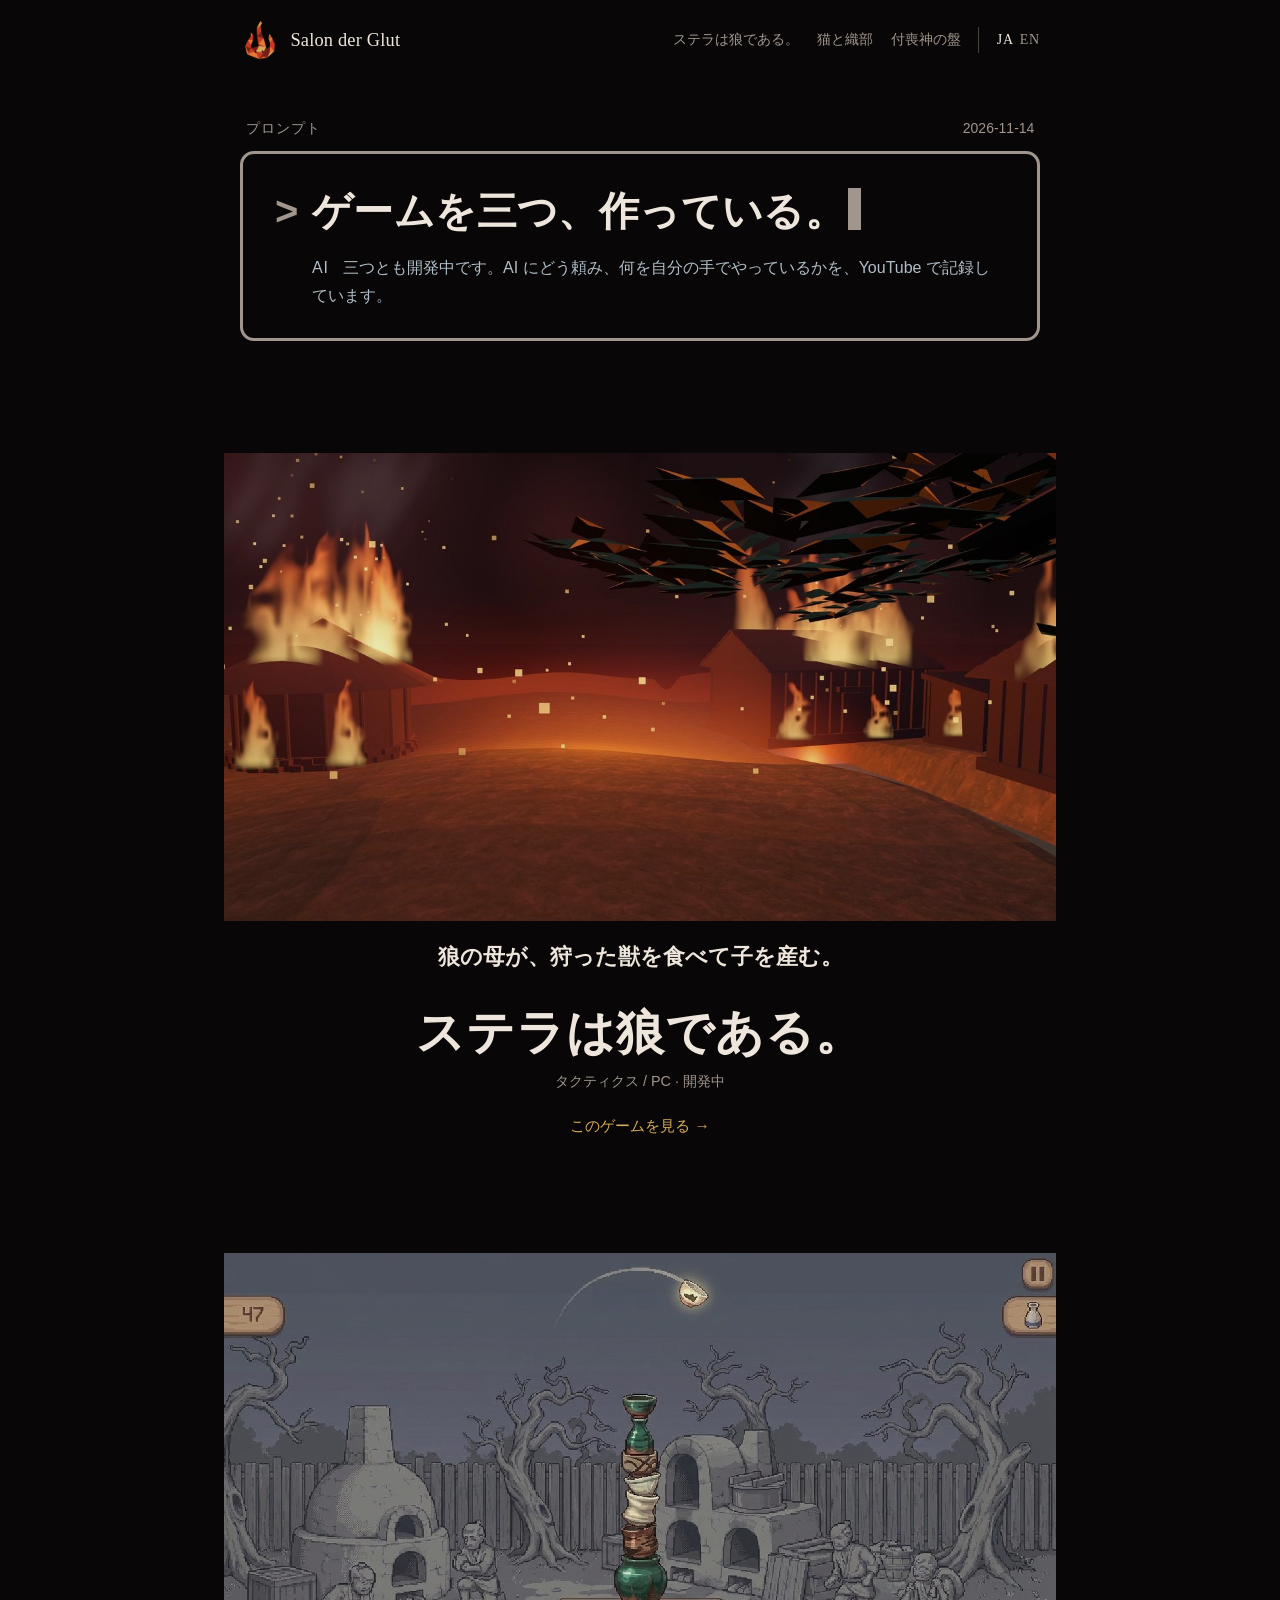
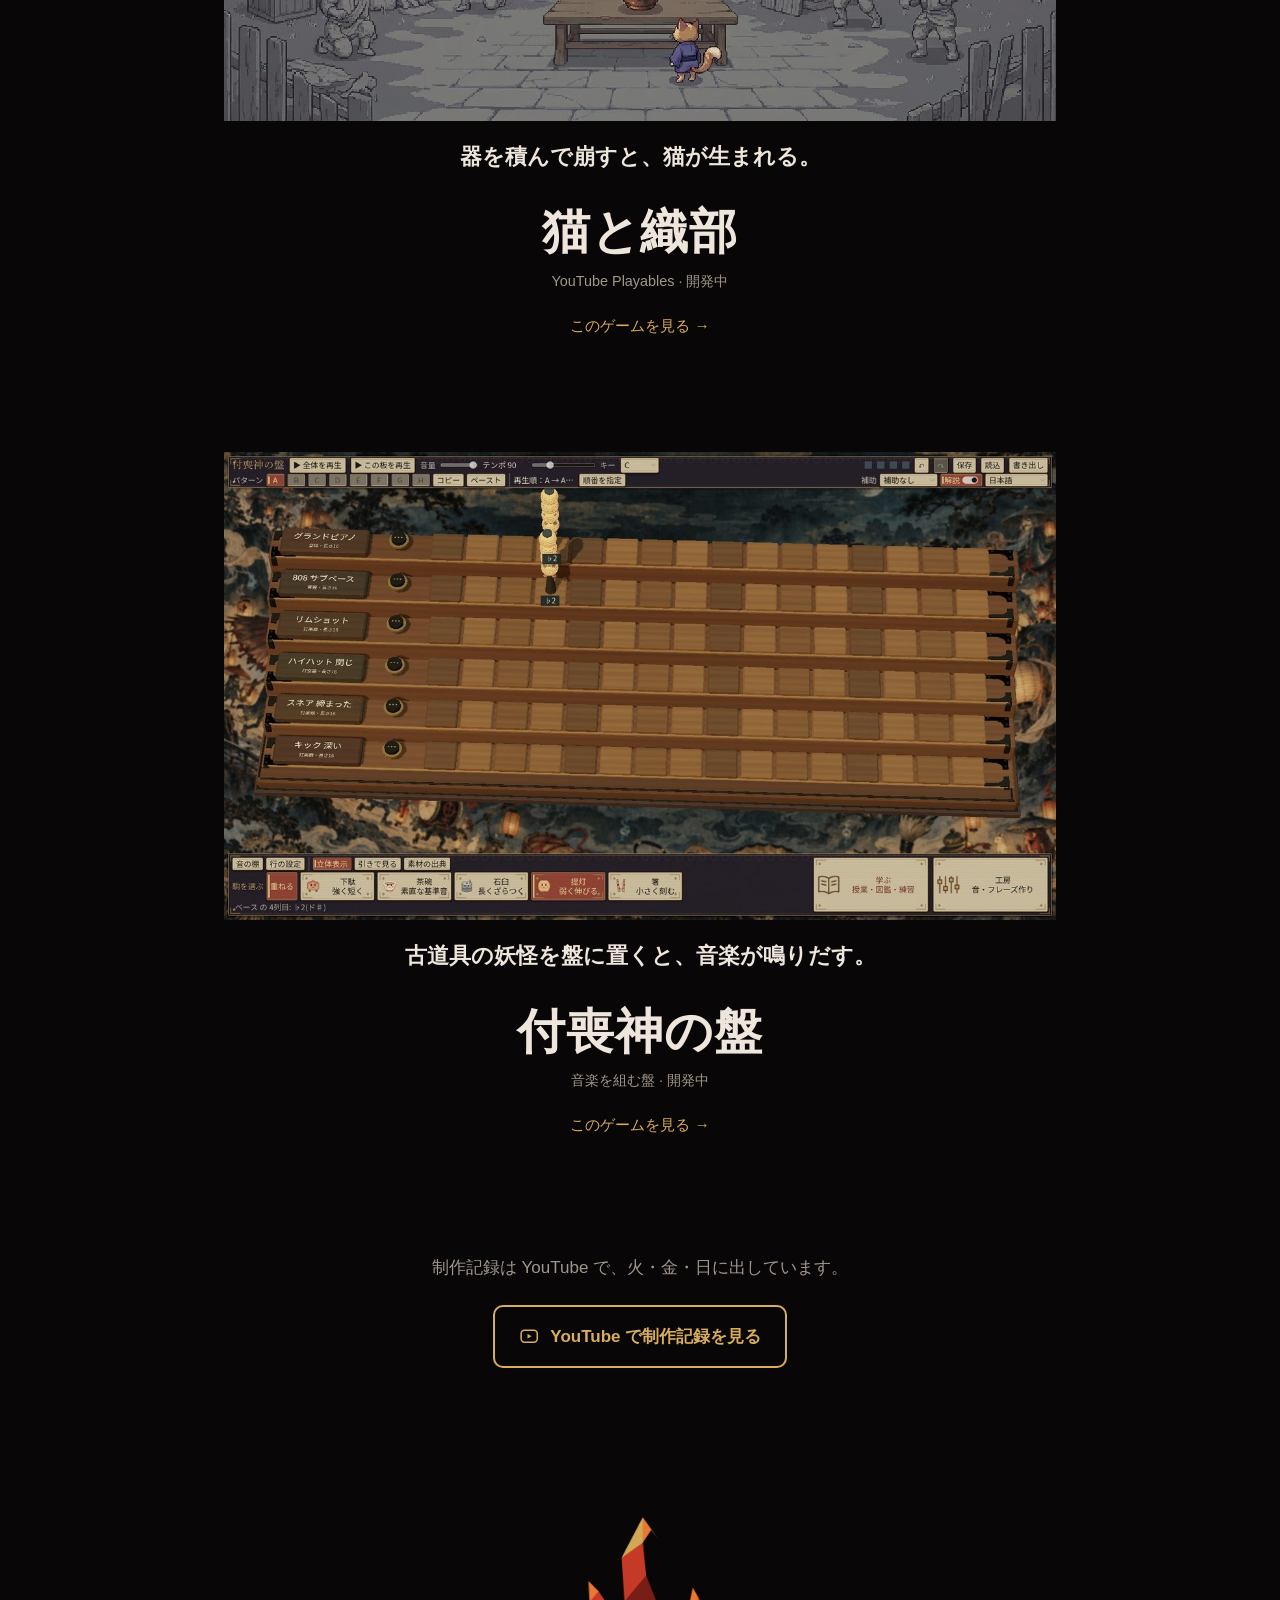
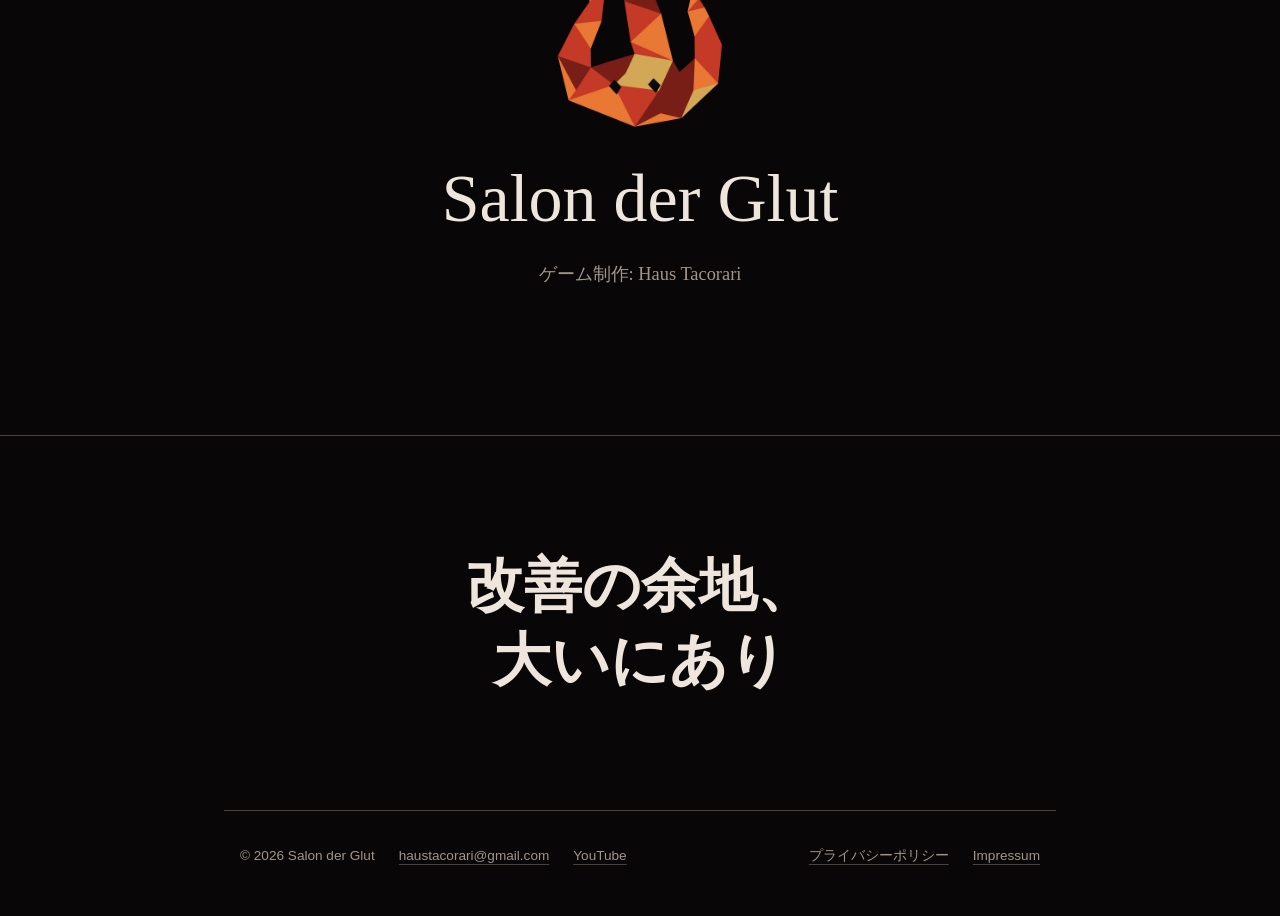
<file: index.html>
<!doctype html>
<html lang="ja">
<head>
<meta charset="utf-8">
<meta name="viewport" content="width=device-width, initial-scale=1">
<title>Salon der Glut</title>
<meta name="description" content="三つとも開発中です。AI にどう頼み、何を自分の手でやっているかを、YouTube で記録しています。">
<meta name="theme-color" content="#080606">
<link rel="icon" href="assets/favicon.png">
<link rel="alternate" hreflang="ja" href="./">
<link rel="alternate" hreflang="en" href="en/">
<meta property="og:title" content="Salon der Glut">
<meta property="og:description" content="三つとも開発中です。AI にどう頼み、何を自分の手でやっているかを、YouTube で記録しています。">
<link rel="stylesheet" href="assets/site.css">
</head>
<body>
<!--
THESIS: every page opens as the devlog's prompt card. One typed line, then the game answers in pictures. Refuses the studio default of a hero image over a grid of game cards.
OWN-WORLD: near-black #080606 ground, warm ink #eee6dc, dim #a1968d, one ember gold #d9ad5e (from the flame logo) for action, steel #b0bec8 for the AI reply. A 3px rounded prompt frame with a block cursor; mincho titles, gothic captions, Palatino for Latin. The video's picture window with one caption line beneath.
STORY: a player who came from a Short recognises the card and sees three games as three prompts. They open one, read what it is, and go to the channel.
FIRST VIEWPORT: the flame mark and "Salon der Glut" top left, JA/EN top right. The prompt card fills the column and types "ゲームを三つ、作っている。"; the AI reply follows. The first game's picture window starts below the fold line on desktop and in view on phones.
FORM: devlog prompt card, my 1st of 7. Seed key 8dda7d13 (user chose the pick over the roll).
FINISH: unreviewed and undocumented is unfinished; this build ends with the finish review, the verdict, DESIGN.md, and every shipping raster carrying its provenance
-->
<a class="skip" href="#main">本文へ</a>
<header class="bar">
<a class="bar__home" href="./"><img src="assets/mark-192.png" width="40" height="40" alt=""><span class="bar__name">Salon der Glut</span></a>
<nav aria-label="Games"><a href="stella/">ステラは狼である。</a><a href="oribe/">猫と織部</a><a href="tsukumogami/">付喪神の盤</a><span class="lang"><span lang="ja">JA</span><a href="en/" lang="en" hreflang="en">EN</a></span></nav>
</header>
<main id="main">
<section class="prompt" aria-label="プロンプト"><div class="prompt__meta"><span>プロンプト</span><span>2026-11-14</span></div><div class="prompt__box"><span class="prompt__caret" aria-hidden="true">&gt;</span><h1 class="prompt__line" data-type>ゲームを三つ、作っている。</h1><p class="prompt__reply"><b>AI</b>三つとも開発中です。AI にどう頼み、何を自分の手でやっているかを、YouTube で記録しています。</p></div></section>
<article class="episode"><a href="stella/"><figure class="shot"><img src="images/web/stella_02_burning-village.jpg" width="1280" height="720" alt="燃える村。物語の最初の場面" decoding="async"><figcaption>狼の母が、狩った獣を食べて子を産む。</figcaption></figure><h2 class="episode__title">ステラは狼である。</h2><p class="episode__where">タクティクス / PC · 開発中</p><span class="episode__go">このゲームを見る &rarr;</span></a></article>
<article class="episode pixel"><a href="oribe/"><figure class="shot"><img src="images/web/oribe_03_stack.jpg" width="1280" height="714" alt="棚に器を積む。崩れ方から猫が生まれる" loading="lazy" decoding="async"><figcaption>器を積んで崩すと、猫が生まれる。</figcaption></figure><h2 class="episode__title">猫と織部</h2><p class="episode__where">YouTube Playables · 開発中</p><span class="episode__go">このゲームを見る &rarr;</span></a></article>
<article class="episode"><a href="tsukumogami/"><figure class="shot"><img src="images/web/tsukumogami_02_melody.jpg" width="1280" height="720" alt="旋律の行。音の高さが駒の浮く高さになる" loading="lazy" decoding="async"><figcaption>古道具の妖怪を盤に置くと、音楽が鳴りだす。</figcaption></figure><h2 class="episode__title">付喪神の盤</h2><p class="episode__where">音楽を組む盤 · 開発中</p><span class="episode__go">このゲームを見る &rarr;</span></a></article>
<section class="channel"><p>制作記録は YouTube で、火・金・日に出しています。</p><a class="button" href="https://www.youtube.com/channel/UCJVWJr2p7W69XMKOHQjBb0g"><svg viewBox="0 0 24 24" aria-hidden="true" fill="none" stroke="currentColor" stroke-width="1.8"><rect x="2.5" y="5" width="19" height="14" rx="4"/><path d="M10 9.2v5.6l4.8-2.8z" fill="currentColor" stroke="none"/></svg>YouTube で制作記録を見る</a></section>
<section class="titlecard" aria-label="Salon der Glut"><img class="titlecard__mark" src="assets/mark-512.png" width="512" height="512" alt=""><p class="titlecard__name" lang="de">Salon der Glut</p><p class="titlecard__studio">ゲーム制作: Haus Tacorari</p></section>
</main>
<p class="verdict" aria-hidden="true">改善の余地、<br>大いにあり</p>
<footer>
<span>&copy; 2026 Salon der Glut</span>
<a href="mailto:haustacorari@gmail.com">haustacorari@gmail.com</a>
<a href="https://www.youtube.com/channel/UCJVWJr2p7W69XMKOHQjBb0g">YouTube</a>
<a class="spacer" href="privacy/">プライバシーポリシー</a>
<a href="impressum/" lang="de">Impressum</a>
</footer>
<script src="assets/type.js" defer></script>
</body>
</html>
</file>
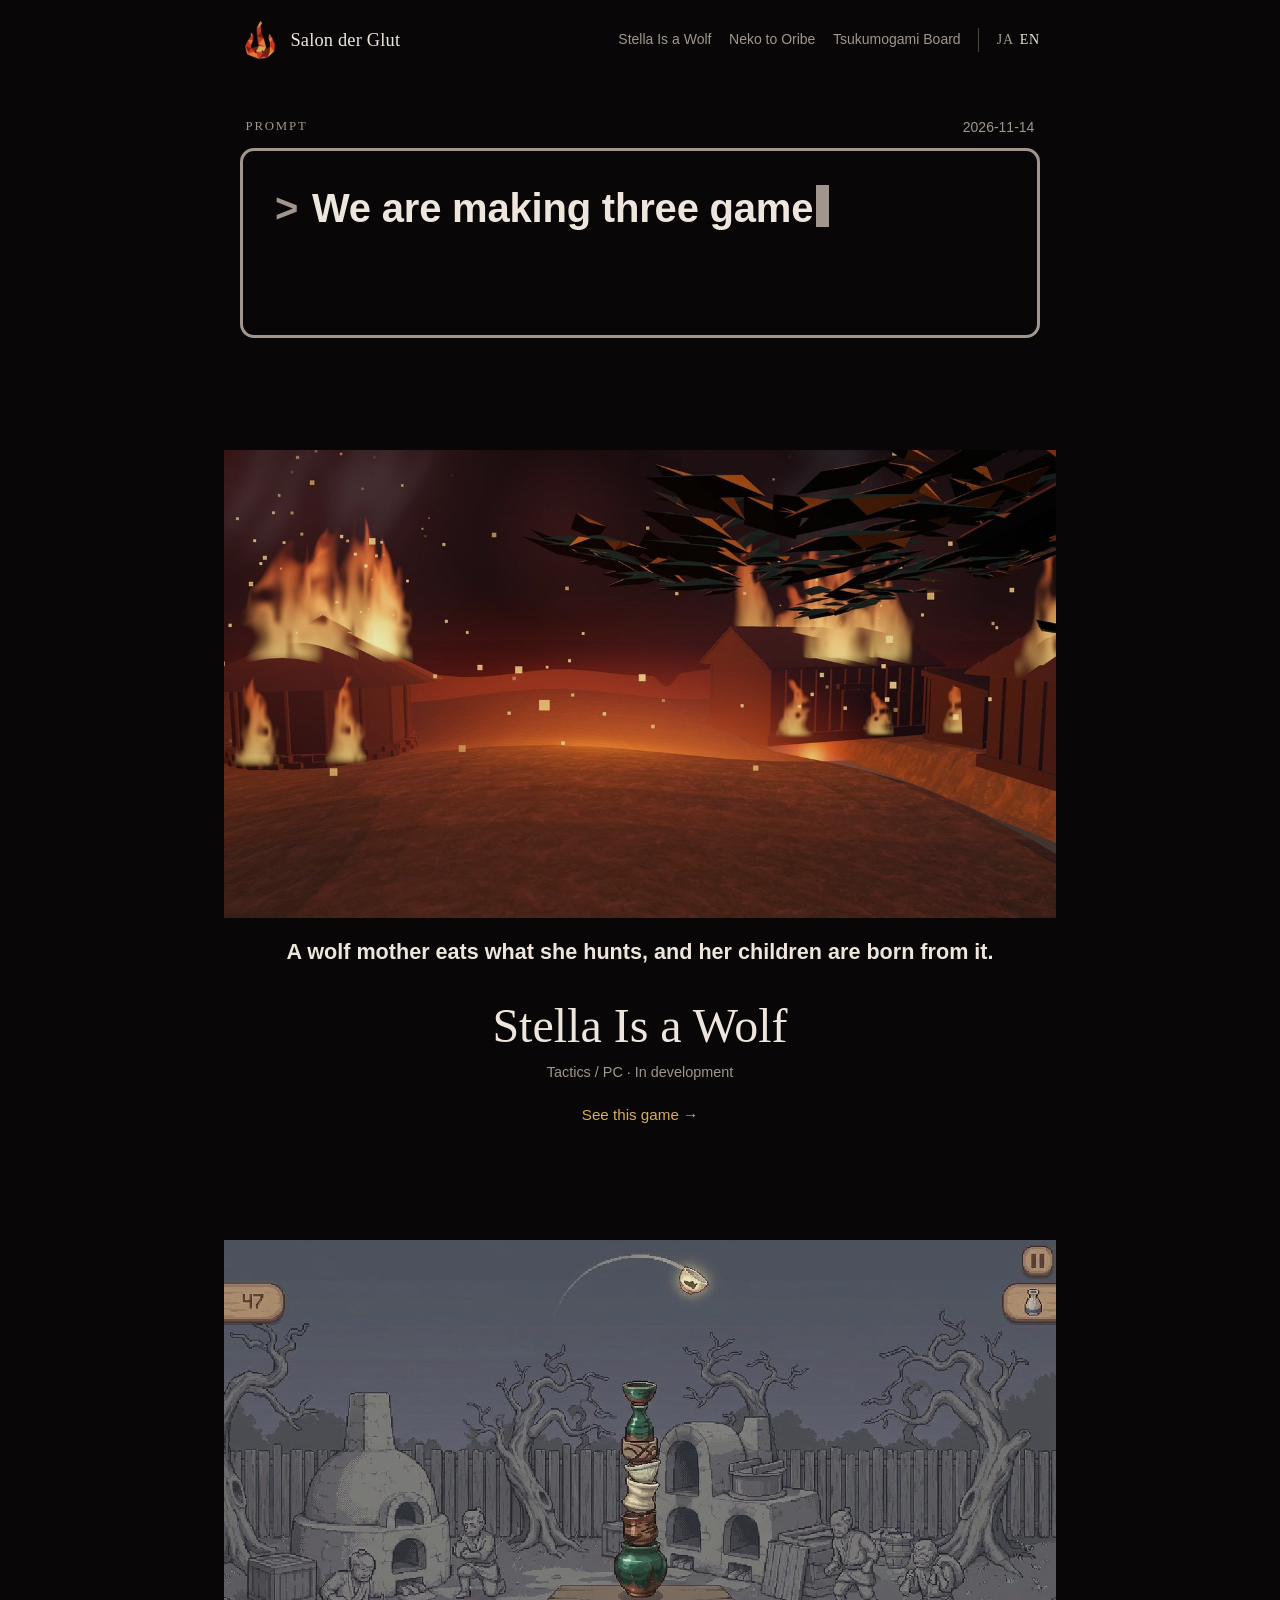
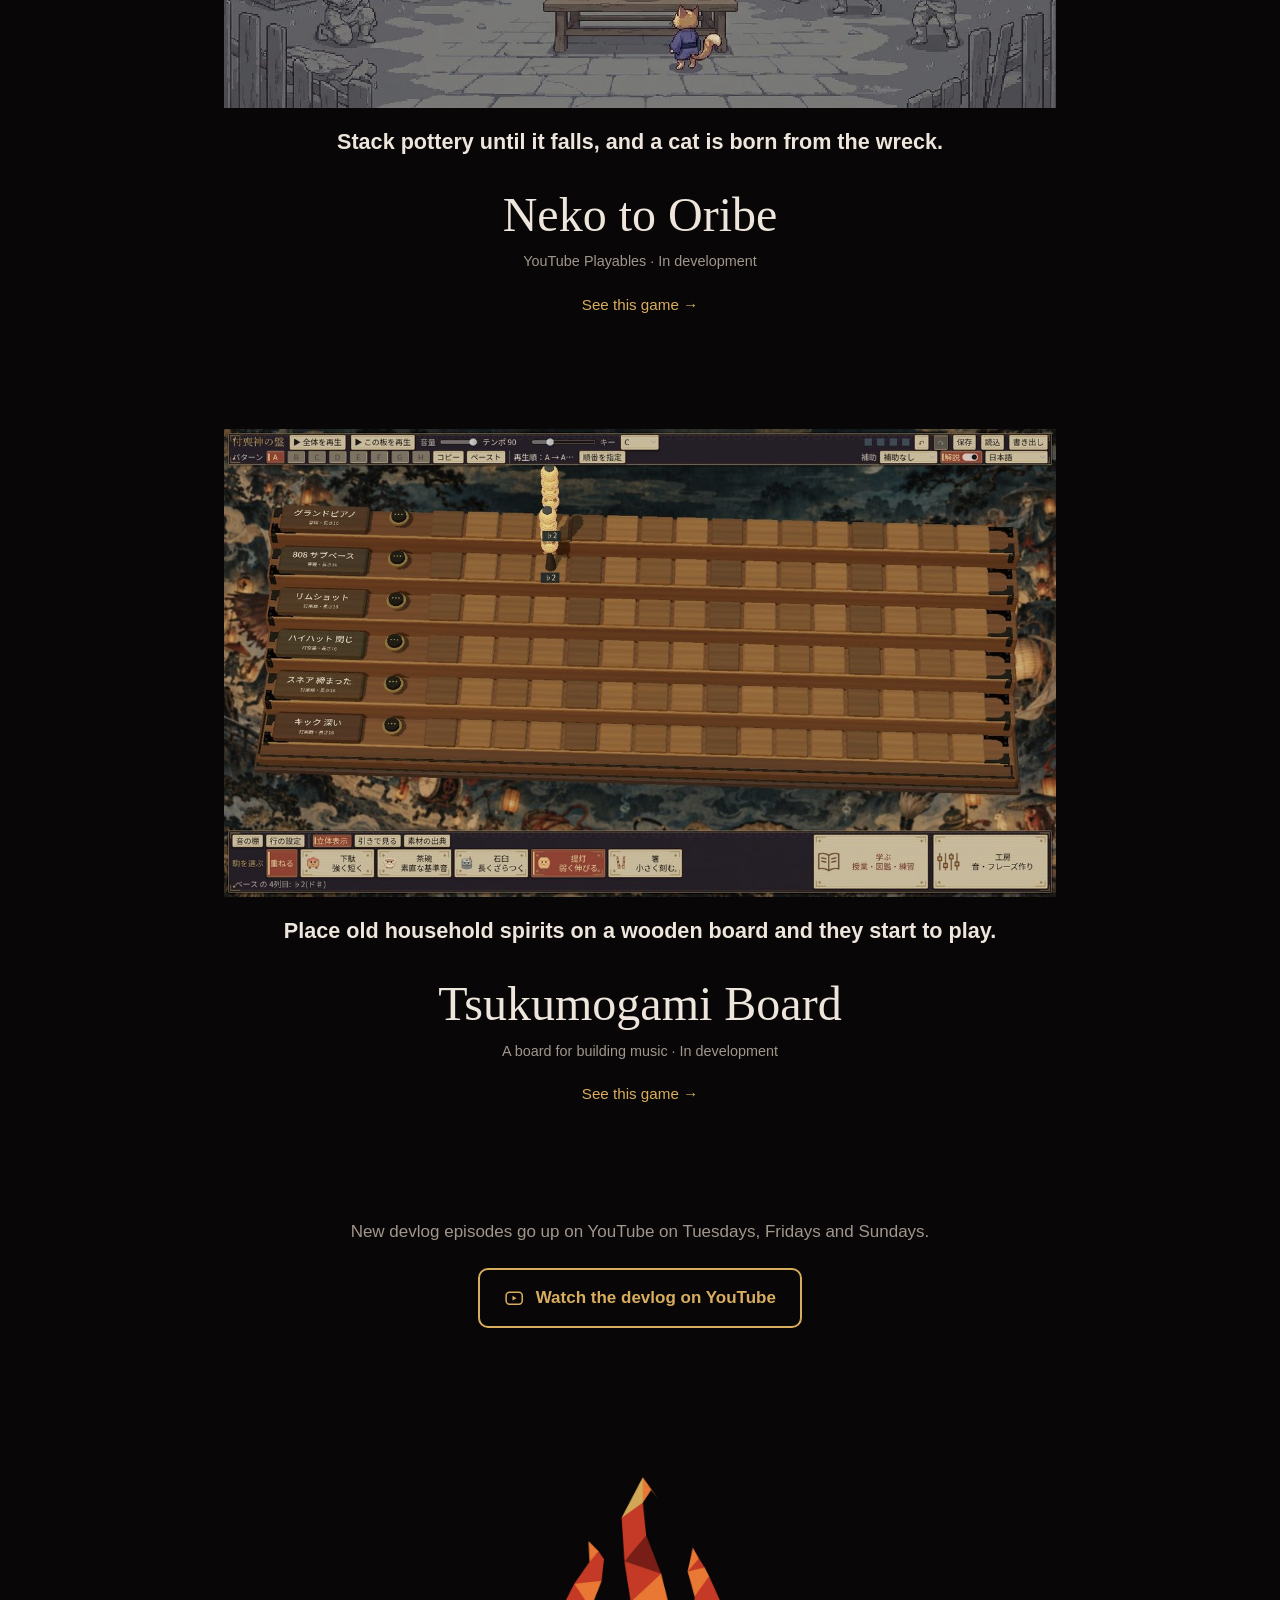
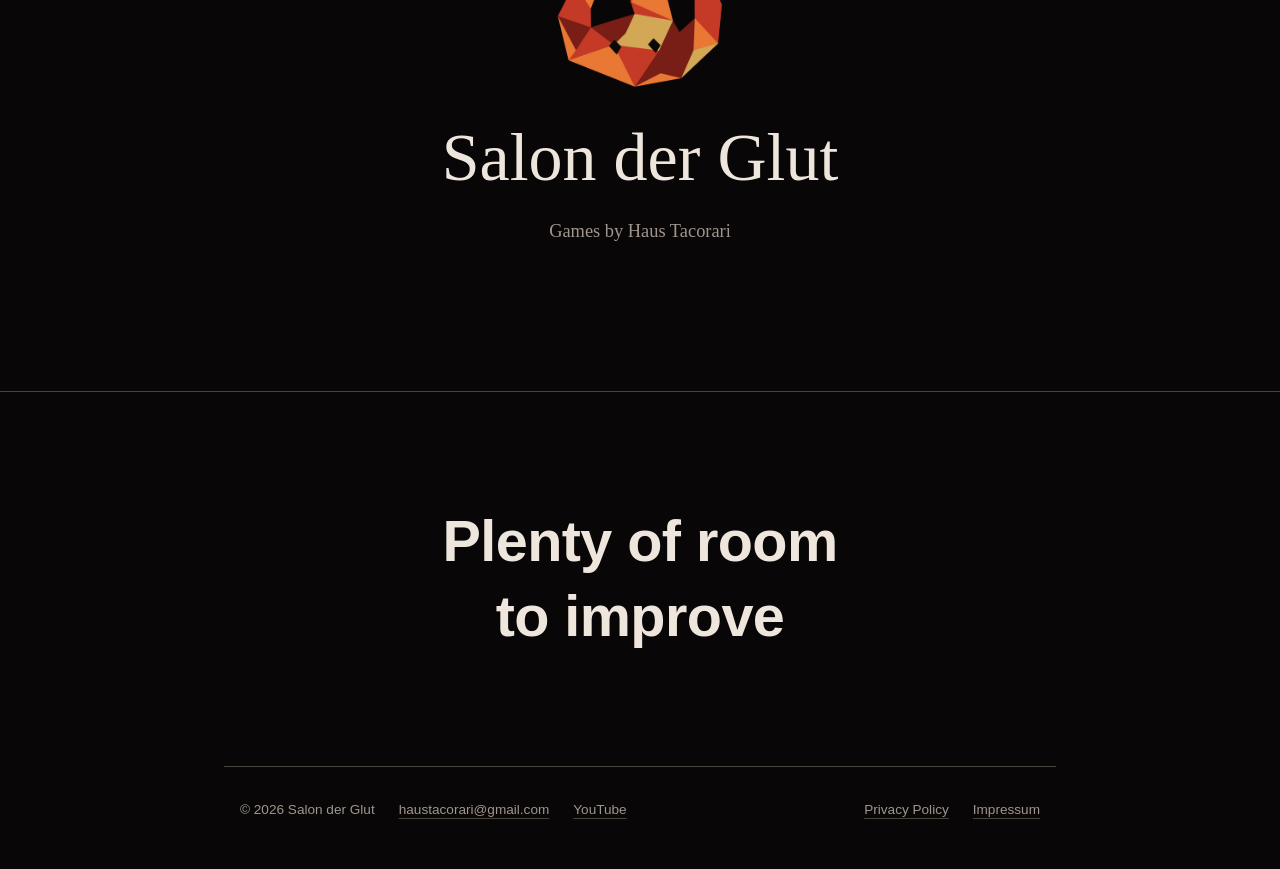
<file: en/index.html>
<!doctype html>
<html lang="en">
<head>
<meta charset="utf-8">
<meta name="viewport" content="width=device-width, initial-scale=1">
<title>Salon der Glut</title>
<meta name="description" content="All three are in development. We film how they get made: the prompts we give the AI, and the parts we still do by hand.">
<meta name="theme-color" content="#080606">
<link rel="icon" href="../assets/favicon.png">
<link rel="alternate" hreflang="en" href="../en/">
<link rel="alternate" hreflang="ja" href="../">
<meta property="og:title" content="Salon der Glut">
<meta property="og:description" content="All three are in development. We film how they get made: the prompts we give the AI, and the parts we still do by hand.">
<link rel="stylesheet" href="../assets/site.css">
</head>
<body>
<!--
THESIS: every page opens as the devlog's prompt card. One typed line, then the game answers in pictures. Refuses the studio default of a hero image over a grid of game cards.
OWN-WORLD: near-black #080606 ground, warm ink #eee6dc, dim #a1968d, one ember gold #d9ad5e (from the flame logo) for action, steel #b0bec8 for the AI reply. A 3px rounded prompt frame with a block cursor; mincho titles, gothic captions, Palatino for Latin. The video's picture window with one caption line beneath.
STORY: a player who came from a Short recognises the card and sees three games as three prompts. They open one, read what it is, and go to the channel.
FIRST VIEWPORT: the flame mark and "Salon der Glut" top left, JA/EN top right. The prompt card fills the column and types "ゲームを三つ、作っている。"; the AI reply follows. The first game's picture window starts below the fold line on desktop and in view on phones.
FORM: devlog prompt card, my 1st of 7. Seed key 8dda7d13 (user chose the pick over the roll).
FINISH: unreviewed and undocumented is unfinished; this build ends with the finish review, the verdict, DESIGN.md, and every shipping raster carrying its provenance
-->
<a class="skip" href="#main">Skip to content</a>
<header class="bar">
<a class="bar__home" href="../en/"><img src="../assets/mark-192.png" width="40" height="40" alt=""><span class="bar__name">Salon der Glut</span></a>
<nav aria-label="Games"><a href="../en/stella/">Stella Is a Wolf</a><a href="../en/oribe/">Neko to Oribe</a><a href="../en/tsukumogami/">Tsukumogami Board</a><span class="lang"><a href="../" lang="ja" hreflang="ja">JA</a><span lang="en">EN</span></span></nav>
</header>
<main id="main">
<section class="prompt" aria-label="Prompt"><div class="prompt__meta"><span>Prompt</span><span>2026-11-14</span></div><div class="prompt__box"><span class="prompt__caret" aria-hidden="true">&gt;</span><h1 class="prompt__line" data-type>We are making three games.</h1><p class="prompt__reply"><b>AI</b>All three are in development. We film how they get made: the prompts we give the AI, and the parts we still do by hand.</p></div></section>
<article class="episode"><a href="../en/stella/"><figure class="shot"><img src="../images/web/stella_02_burning-village.jpg" width="1280" height="720" alt="The burning village, where the story opens" decoding="async"><figcaption>A wolf mother eats what she hunts, and her children are born from it.</figcaption></figure><h2 class="episode__title">Stella Is a Wolf</h2><p class="episode__where">Tactics / PC · In development</p><span class="episode__go">See this game &rarr;</span></a></article>
<article class="episode pixel"><a href="../en/oribe/"><figure class="shot"><img src="../images/web/oribe_03_stack.jpg" width="1280" height="714" alt="Bowls on the shelf. How they fall decides the cat" loading="lazy" decoding="async"><figcaption>Stack pottery until it falls, and a cat is born from the wreck.</figcaption></figure><h2 class="episode__title">Neko to Oribe</h2><p class="episode__where">YouTube Playables · In development</p><span class="episode__go">See this game &rarr;</span></a></article>
<article class="episode"><a href="../en/tsukumogami/"><figure class="shot"><img src="../images/web/tsukumogami_02_melody.jpg" width="1280" height="720" alt="A melody row. Pitch is how high a piece floats" loading="lazy" decoding="async"><figcaption>Place old household spirits on a wooden board and they start to play.</figcaption></figure><h2 class="episode__title">Tsukumogami Board</h2><p class="episode__where">A board for building music · In development</p><span class="episode__go">See this game &rarr;</span></a></article>
<section class="channel"><p>New devlog episodes go up on YouTube on Tuesdays, Fridays and Sundays.</p><a class="button" href="https://www.youtube.com/channel/UCJVWJr2p7W69XMKOHQjBb0g"><svg viewBox="0 0 24 24" aria-hidden="true" fill="none" stroke="currentColor" stroke-width="1.8"><rect x="2.5" y="5" width="19" height="14" rx="4"/><path d="M10 9.2v5.6l4.8-2.8z" fill="currentColor" stroke="none"/></svg>Watch the devlog on YouTube</a></section>
<section class="titlecard" aria-label="Salon der Glut"><img class="titlecard__mark" src="../assets/mark-512.png" width="512" height="512" alt=""><p class="titlecard__name" lang="de">Salon der Glut</p><p class="titlecard__studio">Games by Haus Tacorari</p></section>
</main>
<p class="verdict" aria-hidden="true">Plenty of room<br>to improve</p>
<footer>
<span>&copy; 2026 Salon der Glut</span>
<a href="mailto:haustacorari@gmail.com">haustacorari@gmail.com</a>
<a href="https://www.youtube.com/channel/UCJVWJr2p7W69XMKOHQjBb0g">YouTube</a>
<a class="spacer" href="../en/privacy/">Privacy Policy</a>
<a href="../en/impressum/" lang="de">Impressum</a>
</footer>
<script src="../assets/type.js" defer></script>
</body>
</html>
</file>
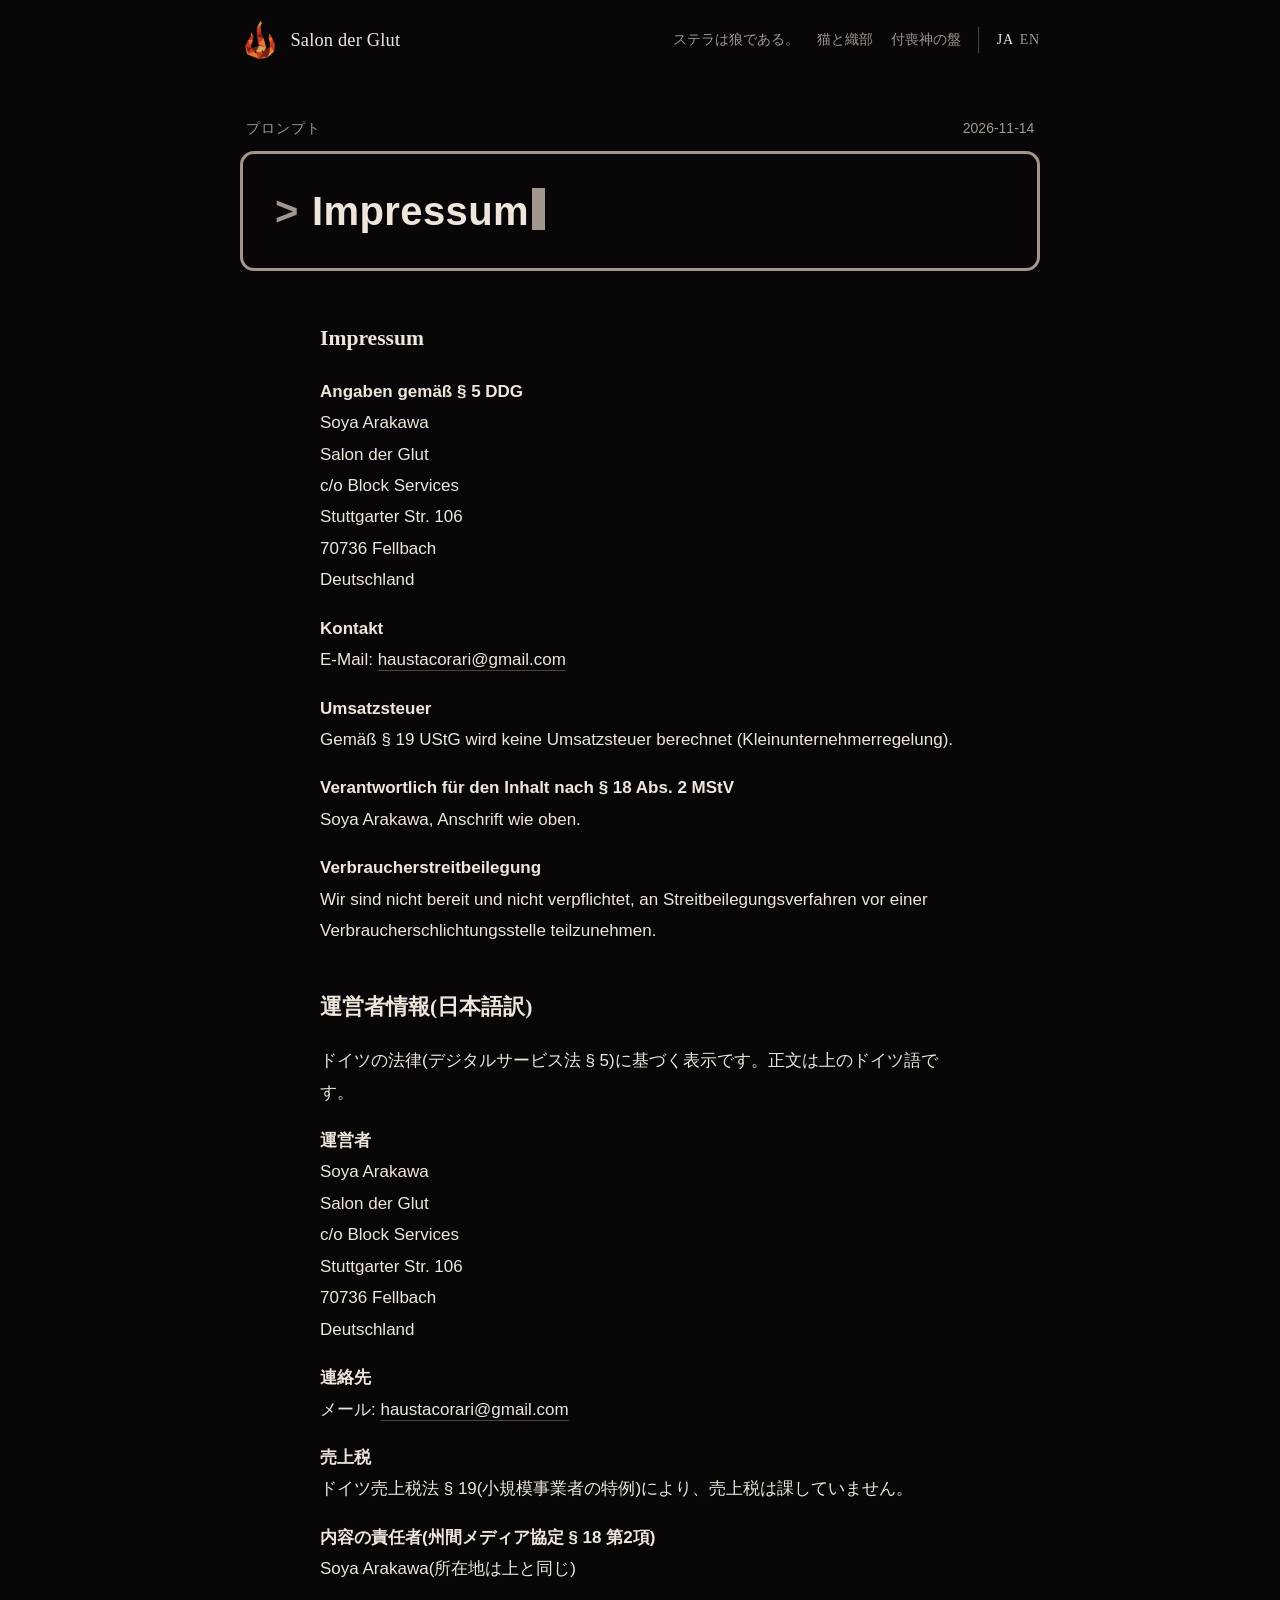
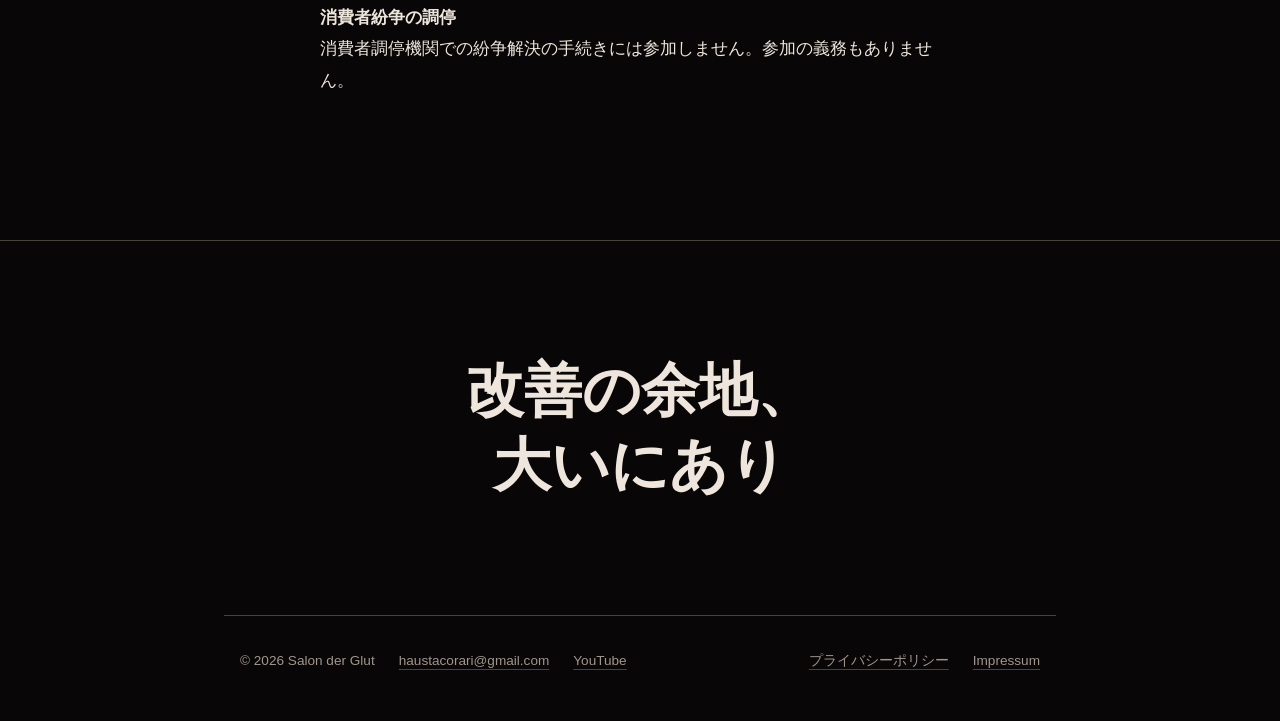
<file: impressum/index.html>
<!doctype html>
<html lang="ja">
<head>
<meta charset="utf-8">
<meta name="viewport" content="width=device-width, initial-scale=1">
<title>Impressum | Salon der Glut</title>
<meta name="description" content="Impressum | Salon der Glut">
<meta name="theme-color" content="#080606">
<link rel="icon" href="../assets/favicon.png">
<link rel="alternate" hreflang="ja" href="../impressum/">
<link rel="alternate" hreflang="en" href="../en/impressum/">
<meta property="og:title" content="Impressum | Salon der Glut">
<meta property="og:description" content="Impressum | Salon der Glut">
<link rel="stylesheet" href="../assets/site.css">
</head>
<body>
<!--
THESIS: every page opens as the devlog's prompt card. One typed line, then the game answers in pictures. Refuses the studio default of a hero image over a grid of game cards.
OWN-WORLD: near-black #080606 ground, warm ink #eee6dc, dim #a1968d, one ember gold #d9ad5e (from the flame logo) for action, steel #b0bec8 for the AI reply. A 3px rounded prompt frame with a block cursor; mincho titles, gothic captions, Palatino for Latin. The video's picture window with one caption line beneath.
STORY: a player who came from a Short recognises the card and sees three games as three prompts. They open one, read what it is, and go to the channel.
FIRST VIEWPORT: the flame mark and "Salon der Glut" top left, JA/EN top right. The prompt card fills the column and types "ゲームを三つ、作っている。"; the AI reply follows. The first game's picture window starts below the fold line on desktop and in view on phones.
FORM: devlog prompt card, my 1st of 7. Seed key 8dda7d13 (user chose the pick over the roll).
FINISH: unreviewed and undocumented is unfinished; this build ends with the finish review, the verdict, DESIGN.md, and every shipping raster carrying its provenance
-->
<a class="skip" href="#main">本文へ</a>
<header class="bar">
<a class="bar__home" href="../"><img src="../assets/mark-192.png" width="40" height="40" alt=""><span class="bar__name">Salon der Glut</span></a>
<nav aria-label="Games"><a href="../stella/">ステラは狼である。</a><a href="../oribe/">猫と織部</a><a href="../tsukumogami/">付喪神の盤</a><span class="lang"><span lang="ja">JA</span><a href="../en/impressum/" lang="en" hreflang="en">EN</a></span></nav>
</header>
<main id="main">
<section class="prompt" aria-label="プロンプト"><div class="prompt__meta"><span>プロンプト</span><span>2026-11-14</span></div><div class="prompt__box"><span class="prompt__caret" aria-hidden="true">&gt;</span><h1 class="prompt__line" data-type>Impressum</h1></div></section><div class="legal"><h2 lang="de">Impressum</h2>
<div lang="de">
<p><strong>Angaben gemäß § 5 DDG</strong><br>Soya Arakawa<br>Salon der Glut<br>c/o Block Services<br>Stuttgarter Str. 106<br>70736 Fellbach<br>Deutschland</p>
<p><strong>Kontakt</strong><br>E-Mail: <a href="mailto:haustacorari@gmail.com">haustacorari@gmail.com</a></p>
<p><strong>Umsatzsteuer</strong><br>Gemäß § 19 UStG wird keine Umsatzsteuer berechnet (Kleinunternehmerregelung).</p>
<p><strong>Verantwortlich für den Inhalt nach § 18 Abs. 2 MStV</strong><br>Soya Arakawa, Anschrift wie oben.</p>
<p><strong>Verbraucherstreitbeilegung</strong><br>Wir sind nicht bereit und nicht verpflichtet, an Streitbeilegungsverfahren vor einer Verbraucherschlichtungsstelle teilzunehmen.</p>
</div>
<h2>運営者情報(日本語訳)</h2>
<p>ドイツの法律(デジタルサービス法 § 5)に基づく表示です。正文は上のドイツ語です。</p>
<p><strong>運営者</strong><br>Soya Arakawa<br>Salon der Glut<br>c/o Block Services<br>Stuttgarter Str. 106<br>70736 Fellbach<br>Deutschland</p>
<p><strong>連絡先</strong><br>メール: <a href="mailto:haustacorari@gmail.com">haustacorari@gmail.com</a></p>
<p><strong>売上税</strong><br>ドイツ売上税法 § 19(小規模事業者の特例)により、売上税は課していません。</p>
<p><strong>内容の責任者(州間メディア協定 § 18 第2項)</strong><br>Soya Arakawa(所在地は上と同じ)</p>
<p><strong>消費者紛争の調停</strong><br>消費者調停機関での紛争解決の手続きには参加しません。参加の義務もありません。</p></div>
</main>
<p class="verdict" aria-hidden="true">改善の余地、<br>大いにあり</p>
<footer>
<span>&copy; 2026 Salon der Glut</span>
<a href="mailto:haustacorari@gmail.com">haustacorari@gmail.com</a>
<a href="https://www.youtube.com/channel/UCJVWJr2p7W69XMKOHQjBb0g">YouTube</a>
<a class="spacer" href="../privacy/">プライバシーポリシー</a>
<a href="../impressum/" lang="de">Impressum</a>
</footer>
<script src="../assets/type.js" defer></script>
</body>
</html>
</file>
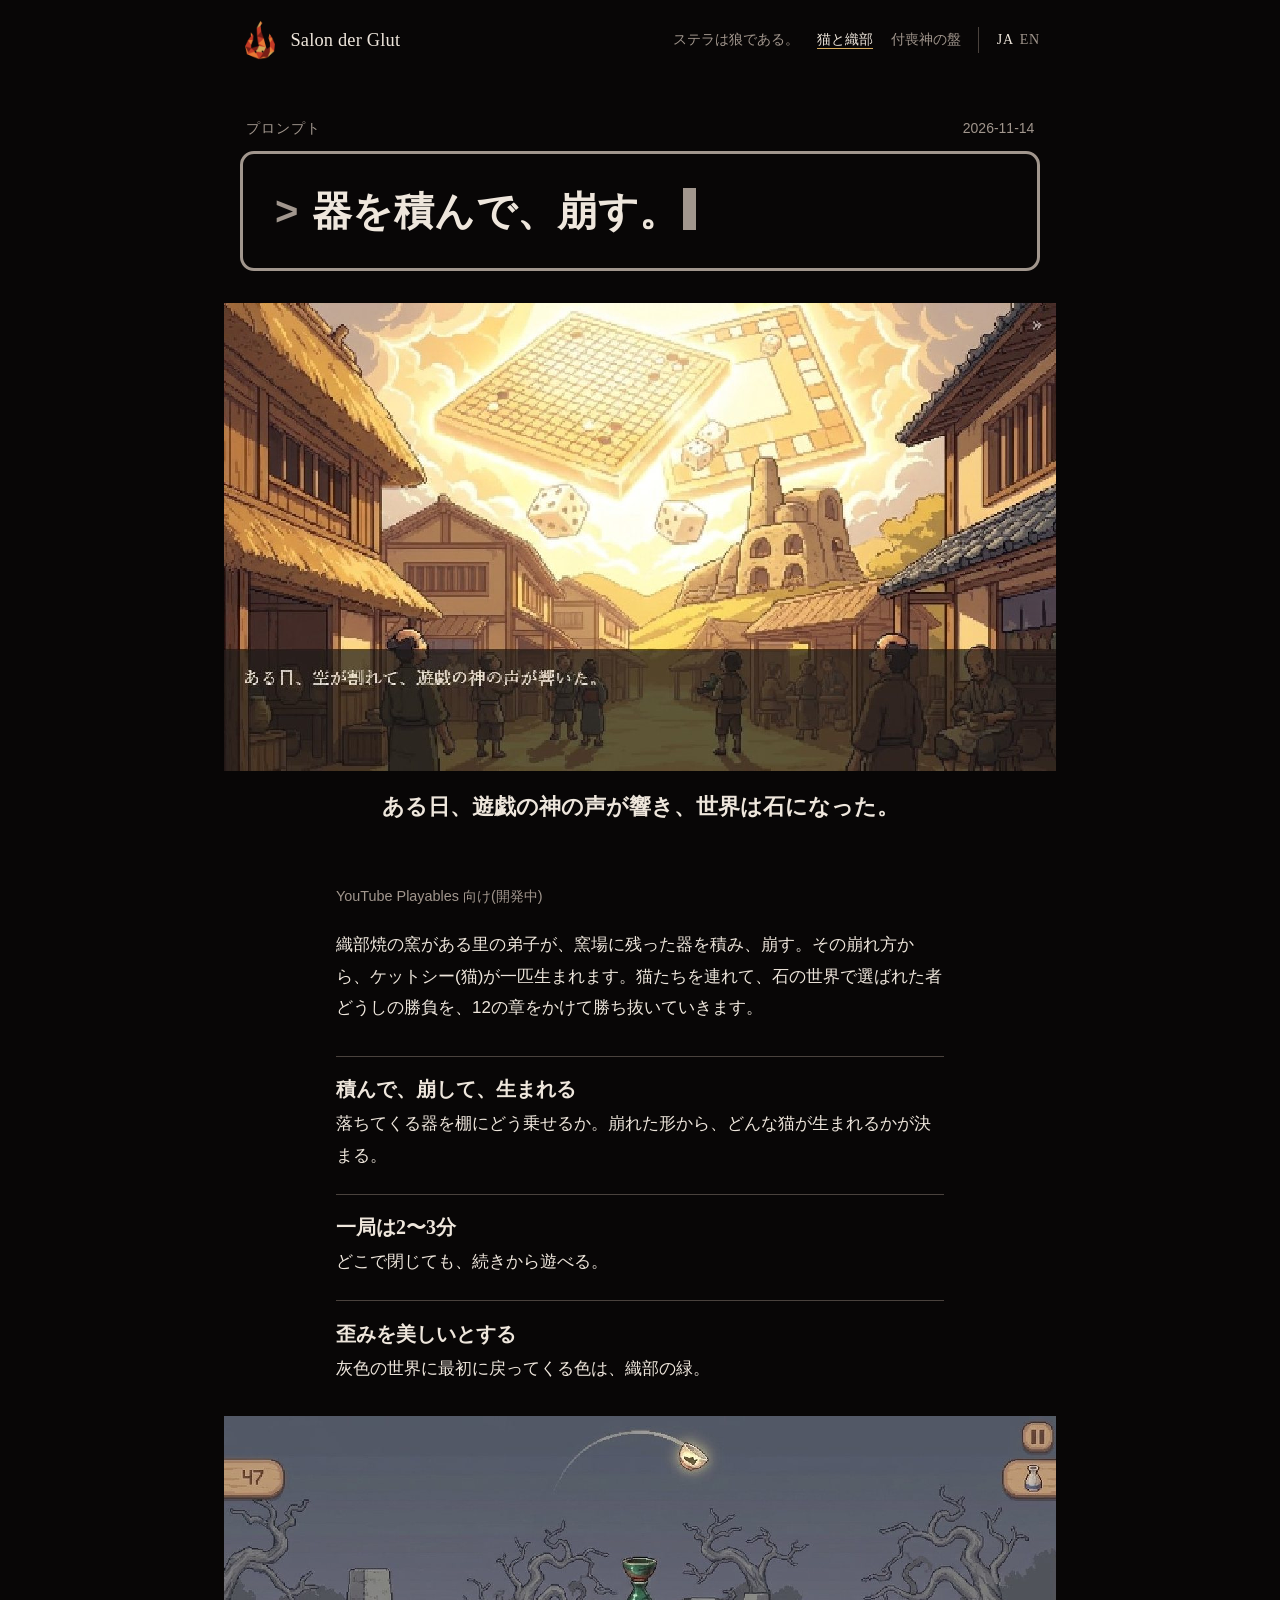
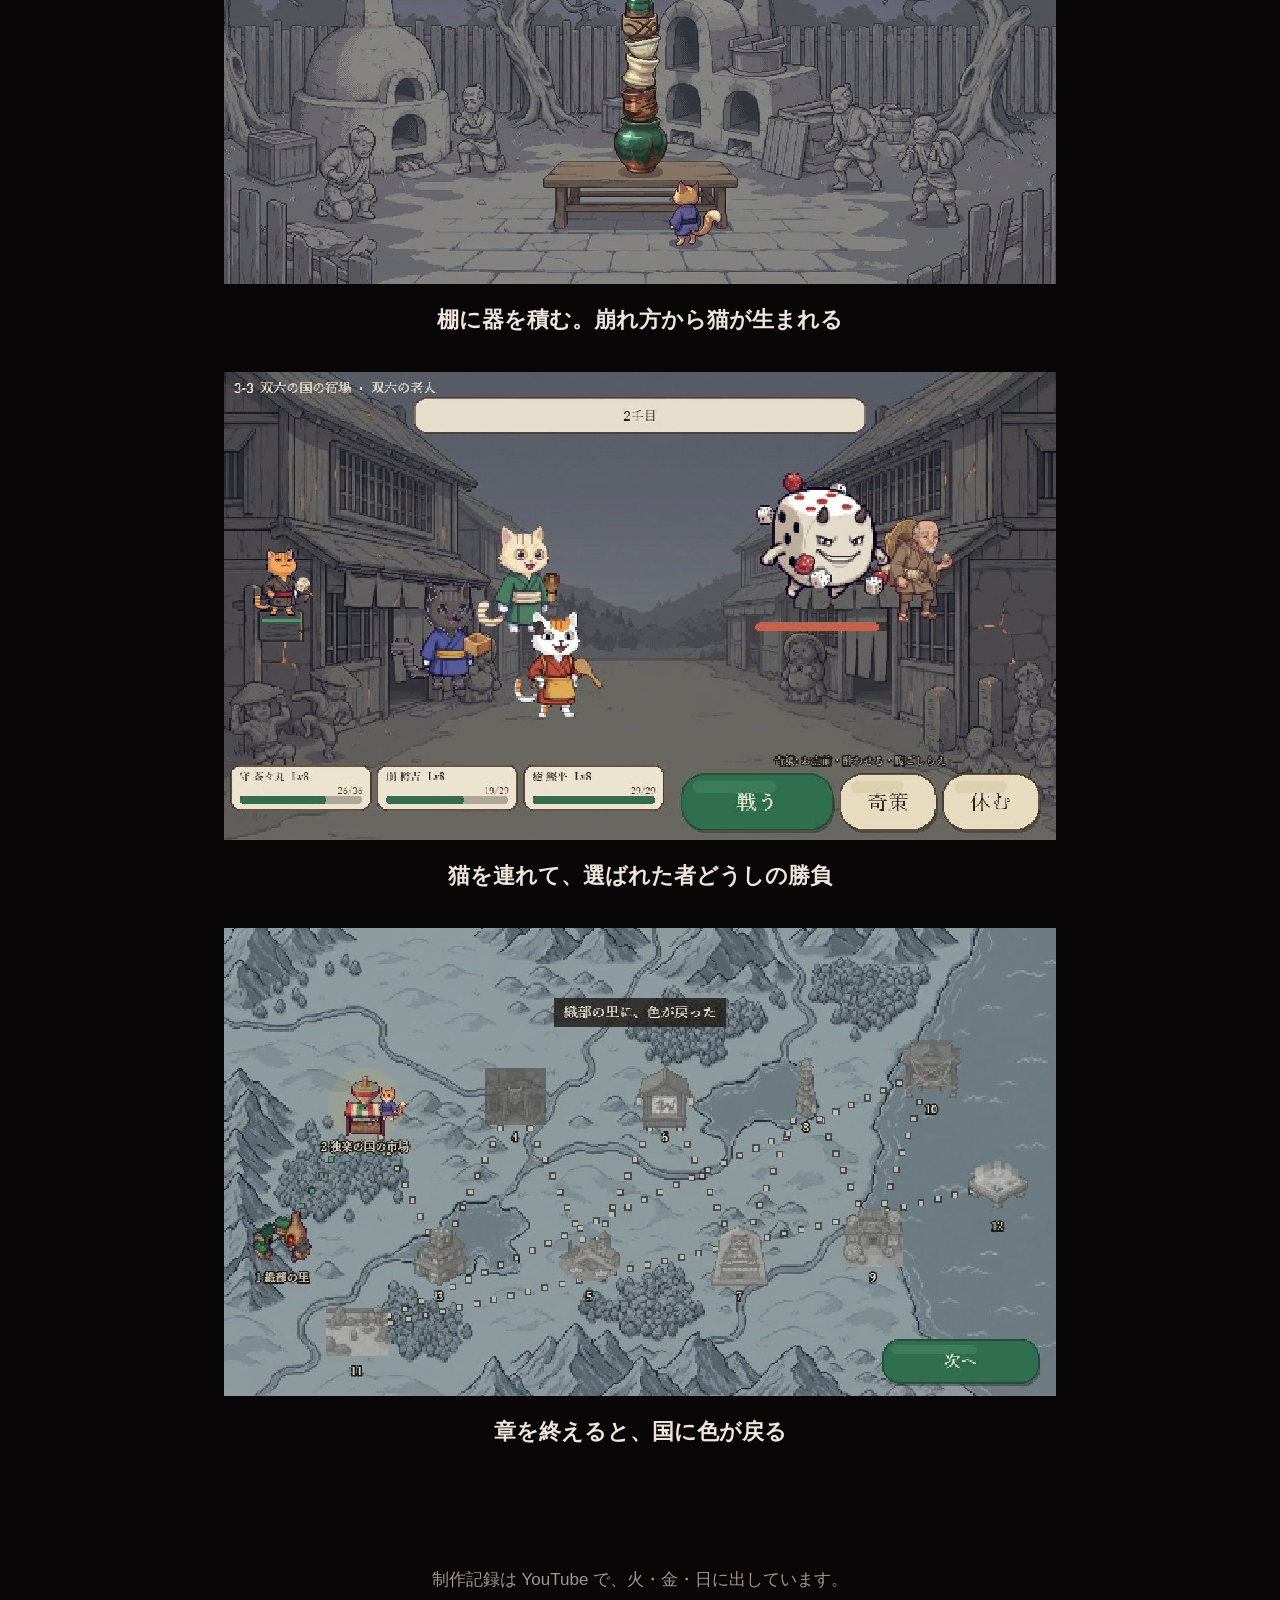
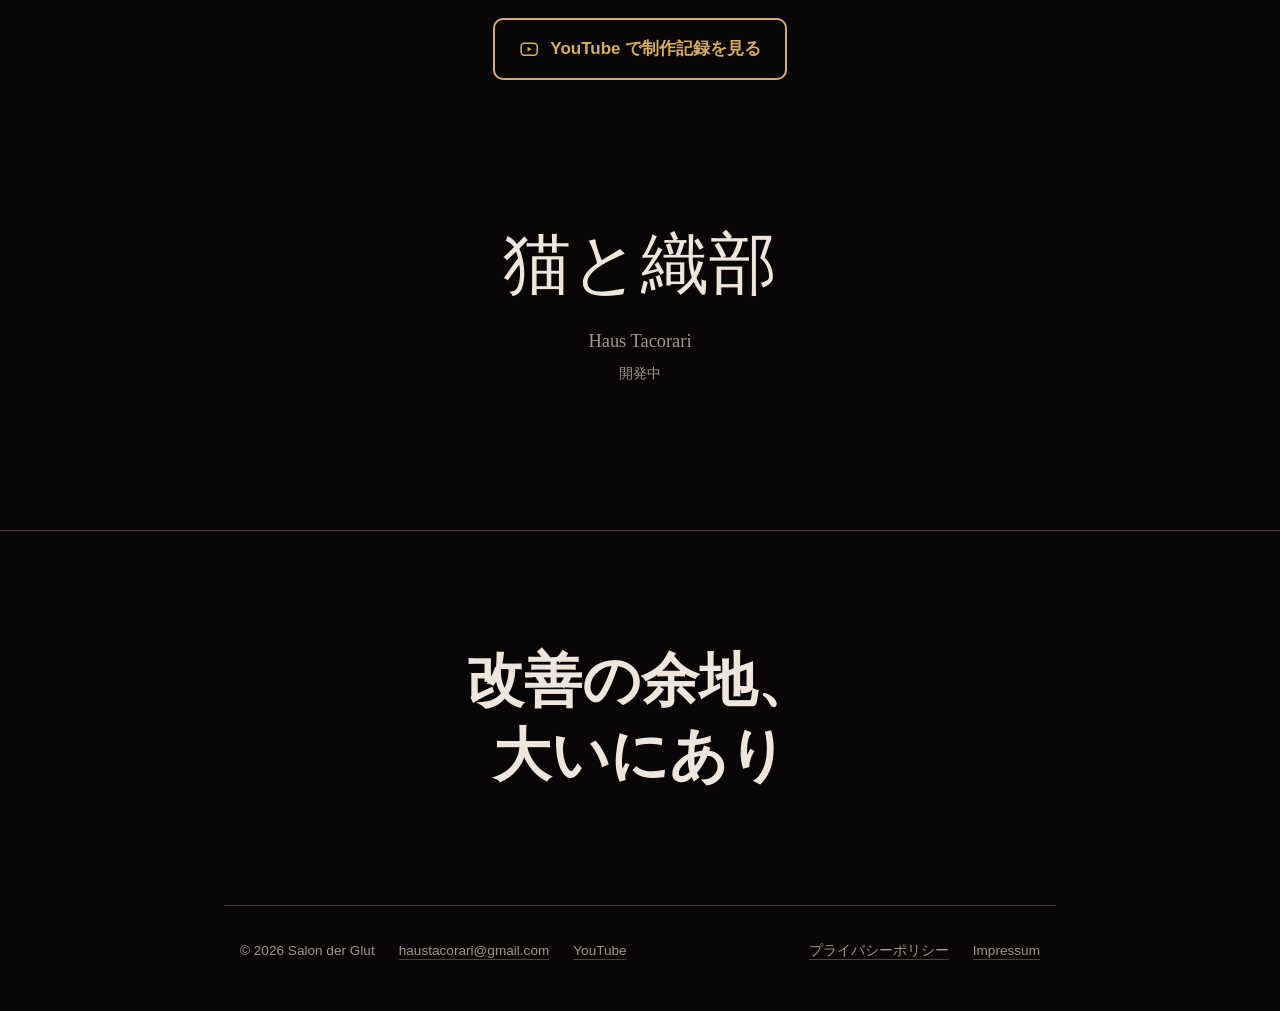
<file: oribe/index.html>
<!doctype html>
<html lang="ja">
<head>
<meta charset="utf-8">
<meta name="viewport" content="width=device-width, initial-scale=1">
<title>猫と織部 | Salon der Glut</title>
<meta name="description" content="ある日、遊戯の神の声が響き、世界は石になった。 織部焼の窯がある里の弟子が、窯場に残った器を積み、崩す。その崩れ方から、ケットシー(猫)が一匹生まれます。猫たちを連れて、石の世界で選ばれた者どうしの勝負を、12の章をかけて勝ち抜いていきます。">
<meta name="theme-color" content="#080606">
<link rel="icon" href="../assets/favicon.png">
<link rel="alternate" hreflang="ja" href="../oribe/">
<link rel="alternate" hreflang="en" href="../en/oribe/">
<meta property="og:title" content="猫と織部 | Salon der Glut">
<meta property="og:description" content="ある日、遊戯の神の声が響き、世界は石になった。 織部焼の窯がある里の弟子が、窯場に残った器を積み、崩す。その崩れ方から、ケットシー(猫)が一匹生まれます。猫たちを連れて、石の世界で選ばれた者どうしの勝負を、12の章をかけて勝ち抜いていきます。">
<link rel="stylesheet" href="../assets/site.css">
</head>
<body>
<!--
THESIS: every page opens as the devlog's prompt card. One typed line, then the game answers in pictures. Refuses the studio default of a hero image over a grid of game cards.
OWN-WORLD: near-black #080606 ground, warm ink #eee6dc, dim #a1968d, one ember gold #d9ad5e (from the flame logo) for action, steel #b0bec8 for the AI reply. A 3px rounded prompt frame with a block cursor; mincho titles, gothic captions, Palatino for Latin. The video's picture window with one caption line beneath.
STORY: a player who came from a Short recognises the card and sees three games as three prompts. They open one, read what it is, and go to the channel.
FIRST VIEWPORT: the flame mark and "Salon der Glut" top left, JA/EN top right. The prompt card fills the column and types "ゲームを三つ、作っている。"; the AI reply follows. The first game's picture window starts below the fold line on desktop and in view on phones.
FORM: devlog prompt card, my 1st of 7. Seed key 8dda7d13 (user chose the pick over the roll).
FINISH: unreviewed and undocumented is unfinished; this build ends with the finish review, the verdict, DESIGN.md, and every shipping raster carrying its provenance
-->
<a class="skip" href="#main">本文へ</a>
<header class="bar">
<a class="bar__home" href="../"><img src="../assets/mark-192.png" width="40" height="40" alt=""><span class="bar__name">Salon der Glut</span></a>
<nav aria-label="Games"><a href="../stella/">ステラは狼である。</a><a href="../oribe/" aria-current="page">猫と織部</a><a href="../tsukumogami/">付喪神の盤</a><span class="lang"><span lang="ja">JA</span><a href="../en/oribe/" lang="en" hreflang="en">EN</a></span></nav>
</header>
<main id="main">
<section class="prompt" aria-label="プロンプト"><div class="prompt__meta"><span>プロンプト</span><span>2026-11-14</span></div><div class="prompt__box"><span class="prompt__caret" aria-hidden="true">&gt;</span><h1 class="prompt__line" data-type>器を積んで、崩す。</h1></div></section>
<figure class="shot pixel"><img src="../images/web/oribe_01_opening.jpg" width="1280" height="720" alt="ある日、遊戯の神の声が響き、世界は石になった。" decoding="async"><figcaption>ある日、遊戯の神の声が響き、世界は石になった。</figcaption></figure>
<div class="copy"><p class="kind">YouTube Playables 向け(開発中)</p><p>織部焼の窯がある里の弟子が、窯場に残った器を積み、崩す。その崩れ方から、ケットシー(猫)が一匹生まれます。猫たちを連れて、石の世界で選ばれた者どうしの勝負を、12の章をかけて勝ち抜いていきます。</p><ul class="points"><li><strong>積んで、崩して、生まれる</strong>落ちてくる器を棚にどう乗せるか。崩れた形から、どんな猫が生まれるかが決まる。</li><li><strong>一局は2〜3分</strong>どこで閉じても、続きから遊べる。</li><li><strong>歪みを美しいとする</strong>灰色の世界に最初に戻ってくる色は、織部の緑。</li></ul></div>
<figure class="shot pixel"><img src="../images/web/oribe_03_stack.jpg" width="1280" height="714" alt="棚に器を積む。崩れ方から猫が生まれる" loading="lazy" decoding="async"><figcaption>棚に器を積む。崩れ方から猫が生まれる</figcaption></figure>
<figure class="shot pixel"><img src="../images/web/oribe_02_battle.jpg" width="1280" height="720" alt="猫を連れて、選ばれた者どうしの勝負" loading="lazy" decoding="async"><figcaption>猫を連れて、選ばれた者どうしの勝負</figcaption></figure>
<figure class="shot pixel"><img src="../images/web/oribe_04_map.jpg" width="1280" height="720" alt="章を終えると、国に色が戻る" loading="lazy" decoding="async"><figcaption>章を終えると、国に色が戻る</figcaption></figure>
<section class="channel"><p>制作記録は YouTube で、火・金・日に出しています。</p><a class="button" href="https://www.youtube.com/channel/UCJVWJr2p7W69XMKOHQjBb0g"><svg viewBox="0 0 24 24" aria-hidden="true" fill="none" stroke="currentColor" stroke-width="1.8"><rect x="2.5" y="5" width="19" height="14" rx="4"/><path d="M10 9.2v5.6l4.8-2.8z" fill="currentColor" stroke="none"/></svg>YouTube で制作記録を見る</a></section>
<section class="titlecard" aria-label="猫と織部"><p class="titlecard__name">猫と織部</p><p class="titlecard__studio">Haus Tacorari</p><p class="titlecard__note">開発中</p></section>
</main>
<p class="verdict" aria-hidden="true">改善の余地、<br>大いにあり</p>
<footer>
<span>&copy; 2026 Salon der Glut</span>
<a href="mailto:haustacorari@gmail.com">haustacorari@gmail.com</a>
<a href="https://www.youtube.com/channel/UCJVWJr2p7W69XMKOHQjBb0g">YouTube</a>
<a class="spacer" href="../privacy/">プライバシーポリシー</a>
<a href="../impressum/" lang="de">Impressum</a>
</footer>
<script src="../assets/type.js" defer></script>
</body>
</html>
</file>
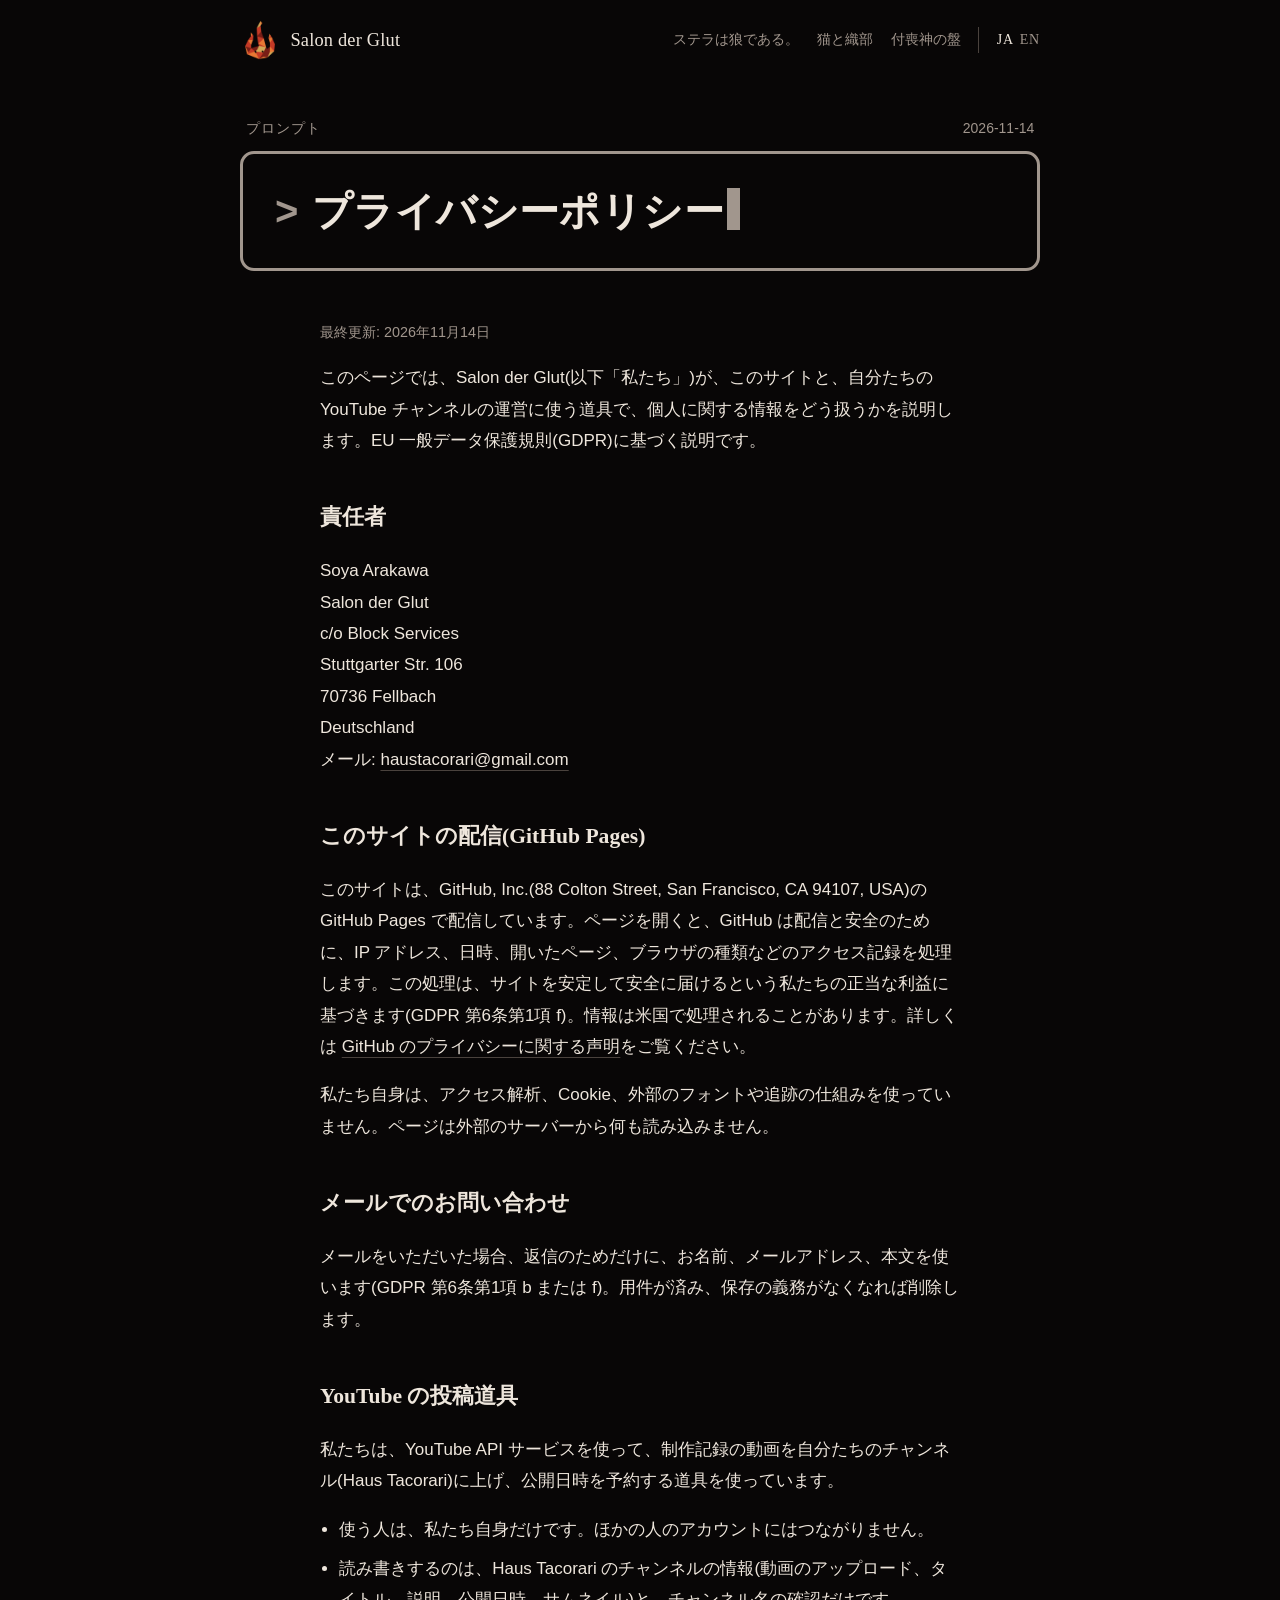
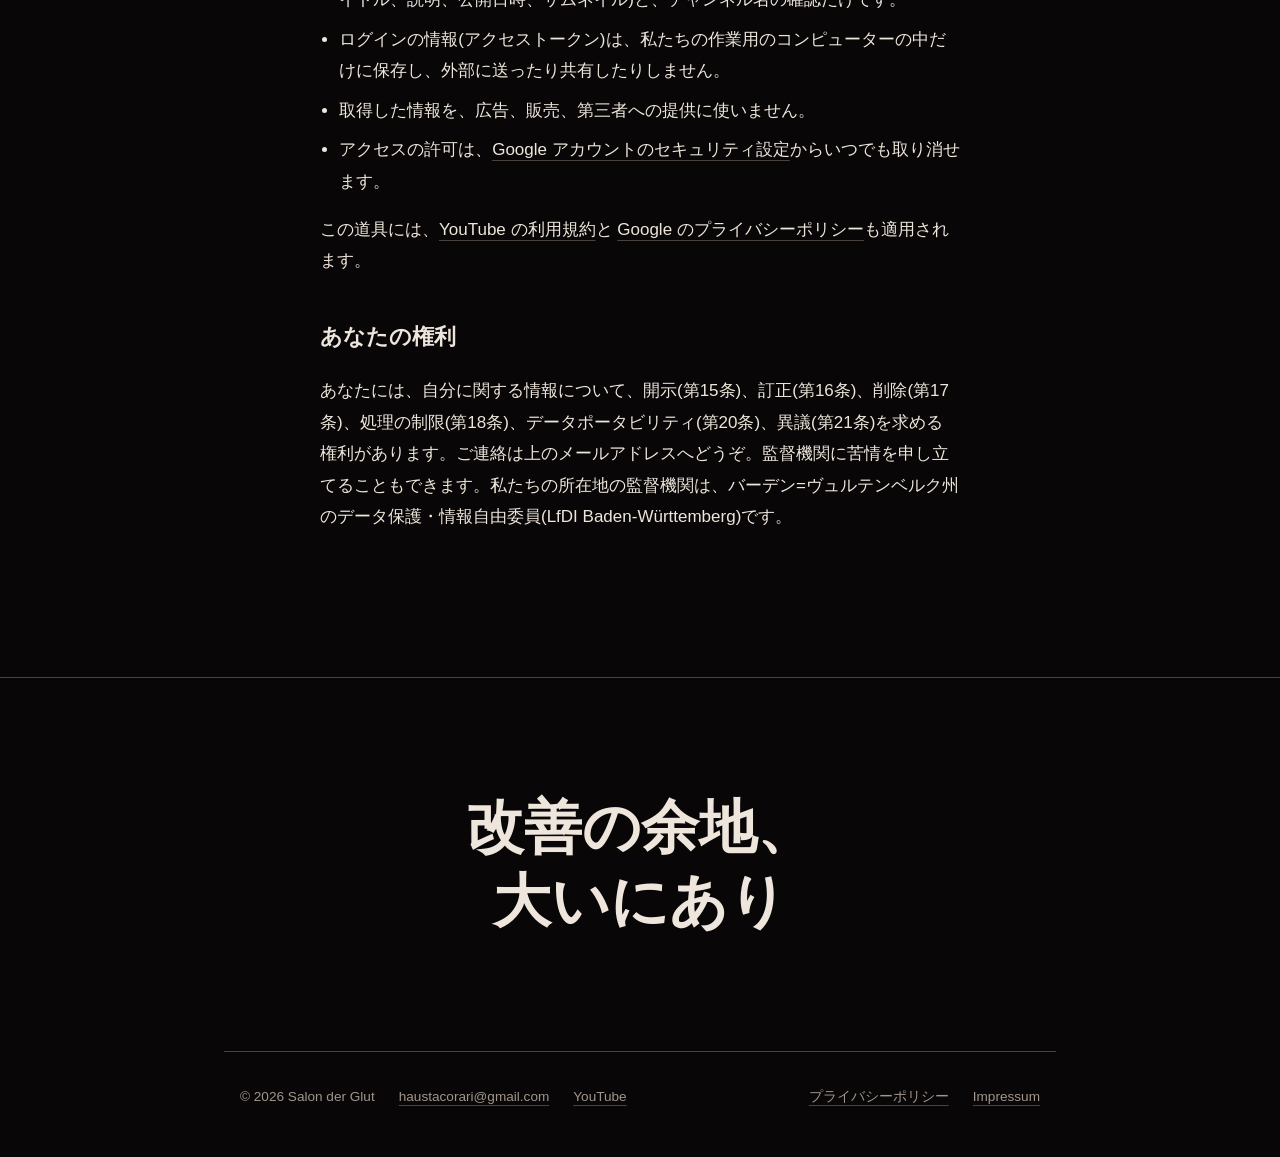
<file: privacy/index.html>
<!doctype html>
<html lang="ja">
<head>
<meta charset="utf-8">
<meta name="viewport" content="width=device-width, initial-scale=1">
<title>プライバシーポリシー | Salon der Glut</title>
<meta name="description" content="プライバシーポリシー | Salon der Glut">
<meta name="theme-color" content="#080606">
<link rel="icon" href="../assets/favicon.png">
<link rel="alternate" hreflang="ja" href="../privacy/">
<link rel="alternate" hreflang="en" href="../en/privacy/">
<meta property="og:title" content="プライバシーポリシー | Salon der Glut">
<meta property="og:description" content="プライバシーポリシー | Salon der Glut">
<link rel="stylesheet" href="../assets/site.css">
</head>
<body>
<!--
THESIS: every page opens as the devlog's prompt card. One typed line, then the game answers in pictures. Refuses the studio default of a hero image over a grid of game cards.
OWN-WORLD: near-black #080606 ground, warm ink #eee6dc, dim #a1968d, one ember gold #d9ad5e (from the flame logo) for action, steel #b0bec8 for the AI reply. A 3px rounded prompt frame with a block cursor; mincho titles, gothic captions, Palatino for Latin. The video's picture window with one caption line beneath.
STORY: a player who came from a Short recognises the card and sees three games as three prompts. They open one, read what it is, and go to the channel.
FIRST VIEWPORT: the flame mark and "Salon der Glut" top left, JA/EN top right. The prompt card fills the column and types "ゲームを三つ、作っている。"; the AI reply follows. The first game's picture window starts below the fold line on desktop and in view on phones.
FORM: devlog prompt card, my 1st of 7. Seed key 8dda7d13 (user chose the pick over the roll).
FINISH: unreviewed and undocumented is unfinished; this build ends with the finish review, the verdict, DESIGN.md, and every shipping raster carrying its provenance
-->
<a class="skip" href="#main">本文へ</a>
<header class="bar">
<a class="bar__home" href="../"><img src="../assets/mark-192.png" width="40" height="40" alt=""><span class="bar__name">Salon der Glut</span></a>
<nav aria-label="Games"><a href="../stella/">ステラは狼である。</a><a href="../oribe/">猫と織部</a><a href="../tsukumogami/">付喪神の盤</a><span class="lang"><span lang="ja">JA</span><a href="../en/privacy/" lang="en" hreflang="en">EN</a></span></nav>
</header>
<main id="main">
<section class="prompt" aria-label="プロンプト"><div class="prompt__meta"><span>プロンプト</span><span>2026-11-14</span></div><div class="prompt__box"><span class="prompt__caret" aria-hidden="true">&gt;</span><h1 class="prompt__line" data-type>プライバシーポリシー</h1></div></section><div class="legal"><p class="updated">最終更新: 2026年11月14日</p>
<p>このページでは、Salon der Glut(以下「私たち」)が、このサイトと、自分たちの YouTube チャンネルの運営に使う道具で、個人に関する情報をどう扱うかを説明します。EU 一般データ保護規則(GDPR)に基づく説明です。</p>
<h2>責任者</h2>
<p>Soya Arakawa<br>Salon der Glut<br>c/o Block Services<br>Stuttgarter Str. 106<br>70736 Fellbach<br>Deutschland<br>メール: <a href="mailto:haustacorari@gmail.com">haustacorari@gmail.com</a></p>
<h2>このサイトの配信(GitHub Pages)</h2>
<p>このサイトは、GitHub, Inc.(88 Colton Street, San Francisco, CA 94107, USA)の GitHub Pages で配信しています。ページを開くと、GitHub は配信と安全のために、IP アドレス、日時、開いたページ、ブラウザの種類などのアクセス記録を処理します。この処理は、サイトを安定して安全に届けるという私たちの正当な利益に基づきます(GDPR 第6条第1項 f)。情報は米国で処理されることがあります。詳しくは <a href="https://docs.github.com/site-policy/privacy-policies/github-general-privacy-statement">GitHub のプライバシーに関する声明</a>をご覧ください。</p>
<p>私たち自身は、アクセス解析、Cookie、外部のフォントや追跡の仕組みを使っていません。ページは外部のサーバーから何も読み込みません。</p>
<h2>メールでのお問い合わせ</h2>
<p>メールをいただいた場合、返信のためだけに、お名前、メールアドレス、本文を使います(GDPR 第6条第1項 b または f)。用件が済み、保存の義務がなくなれば削除します。</p>
<h2>YouTube の投稿道具</h2>
<p>私たちは、YouTube API サービスを使って、制作記録の動画を自分たちのチャンネル(Haus Tacorari)に上げ、公開日時を予約する道具を使っています。</p>
<ul>
<li>使う人は、私たち自身だけです。ほかの人のアカウントにはつながりません。</li>
<li>読み書きするのは、Haus Tacorari のチャンネルの情報(動画のアップロード、タイトル、説明、公開日時、サムネイル)と、チャンネル名の確認だけです。</li>
<li>ログインの情報(アクセストークン)は、私たちの作業用のコンピューターの中だけに保存し、外部に送ったり共有したりしません。</li>
<li>取得した情報を、広告、販売、第三者への提供に使いません。</li>
<li>アクセスの許可は、<a href="https://myaccount.google.com/permissions">Google アカウントのセキュリティ設定</a>からいつでも取り消せます。</li>
</ul>
<p>この道具には、<a href="https://www.youtube.com/t/terms">YouTube の利用規約</a>と <a href="https://policies.google.com/privacy">Google のプライバシーポリシー</a>も適用されます。</p>
<h2>あなたの権利</h2>
<p>あなたには、自分に関する情報について、開示(第15条)、訂正(第16条)、削除(第17条)、処理の制限(第18条)、データポータビリティ(第20条)、異議(第21条)を求める権利があります。ご連絡は上のメールアドレスへどうぞ。監督機関に苦情を申し立てることもできます。私たちの所在地の監督機関は、バーデン=ヴュルテンベルク州のデータ保護・情報自由委員(LfDI Baden-Württemberg)です。</p></div>
</main>
<p class="verdict" aria-hidden="true">改善の余地、<br>大いにあり</p>
<footer>
<span>&copy; 2026 Salon der Glut</span>
<a href="mailto:haustacorari@gmail.com">haustacorari@gmail.com</a>
<a href="https://www.youtube.com/channel/UCJVWJr2p7W69XMKOHQjBb0g">YouTube</a>
<a class="spacer" href="../privacy/">プライバシーポリシー</a>
<a href="../impressum/" lang="de">Impressum</a>
</footer>
<script src="../assets/type.js" defer></script>
</body>
</html>
</file>
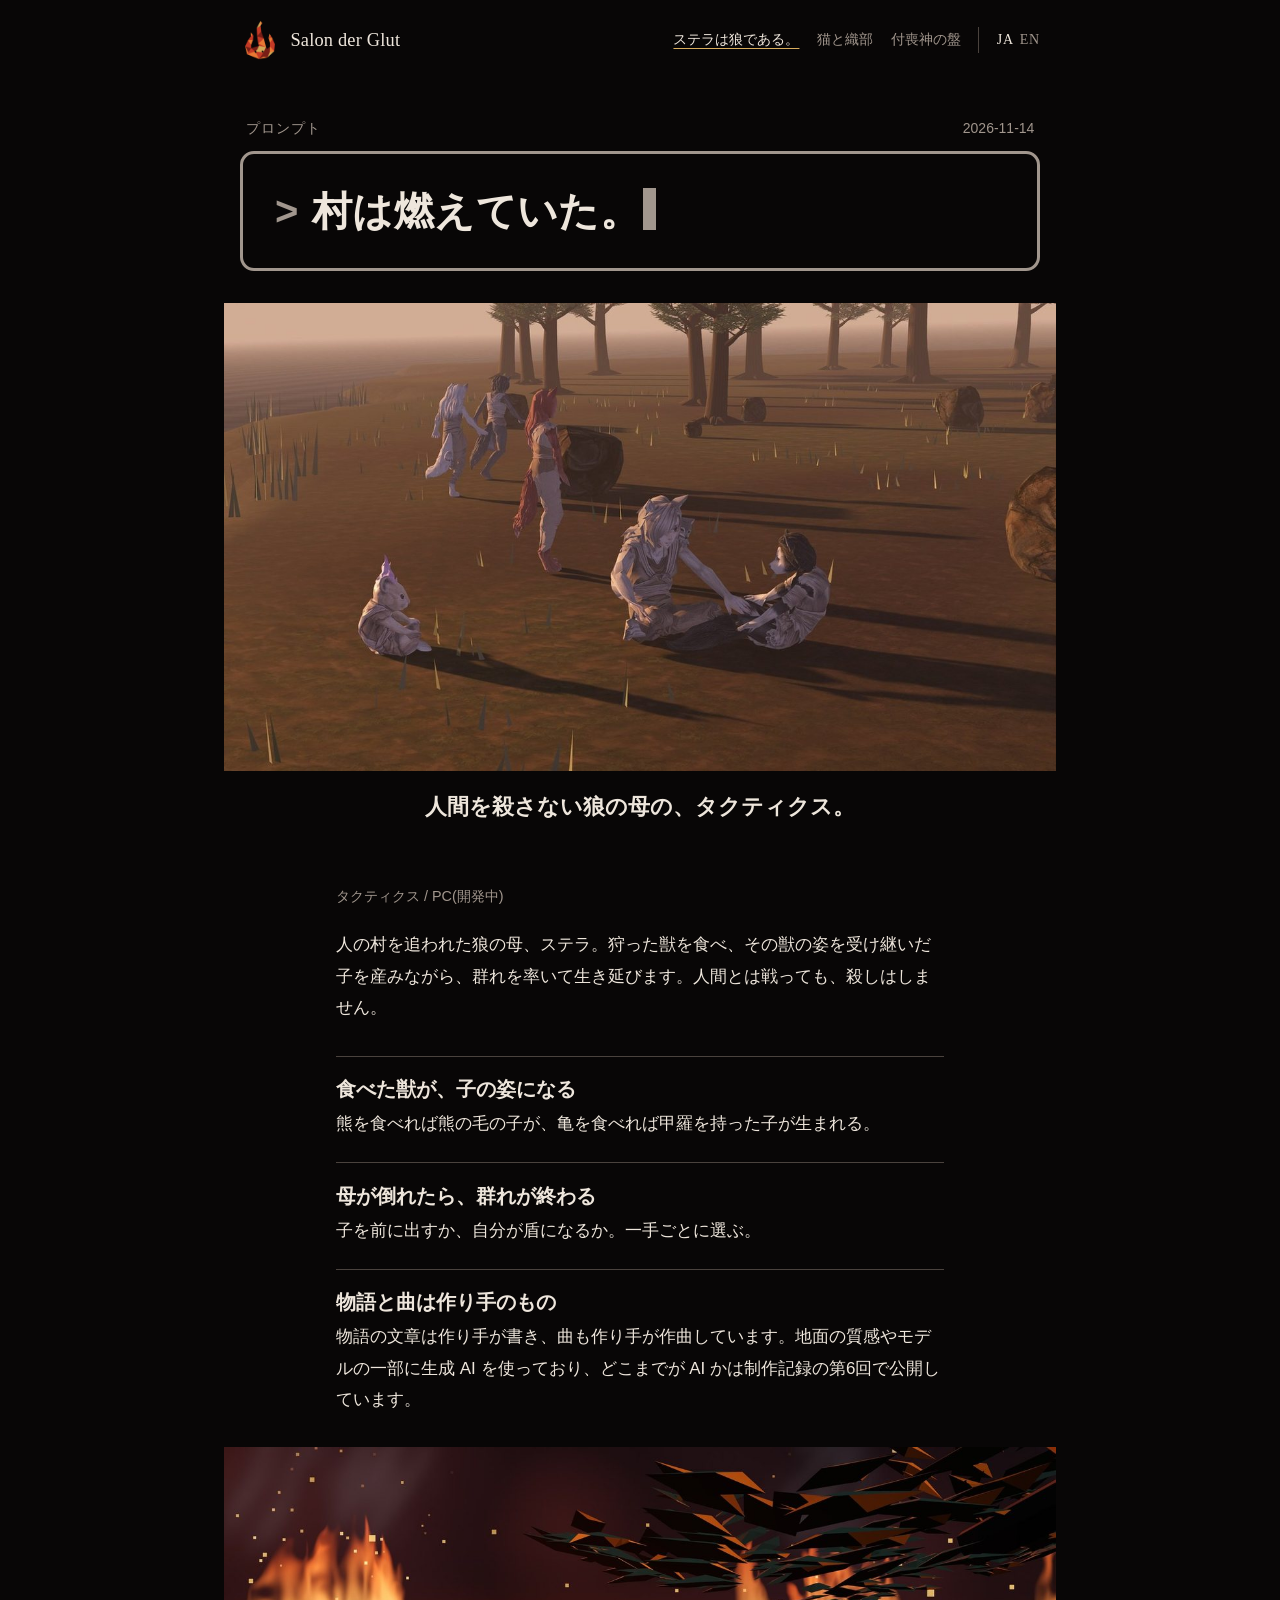
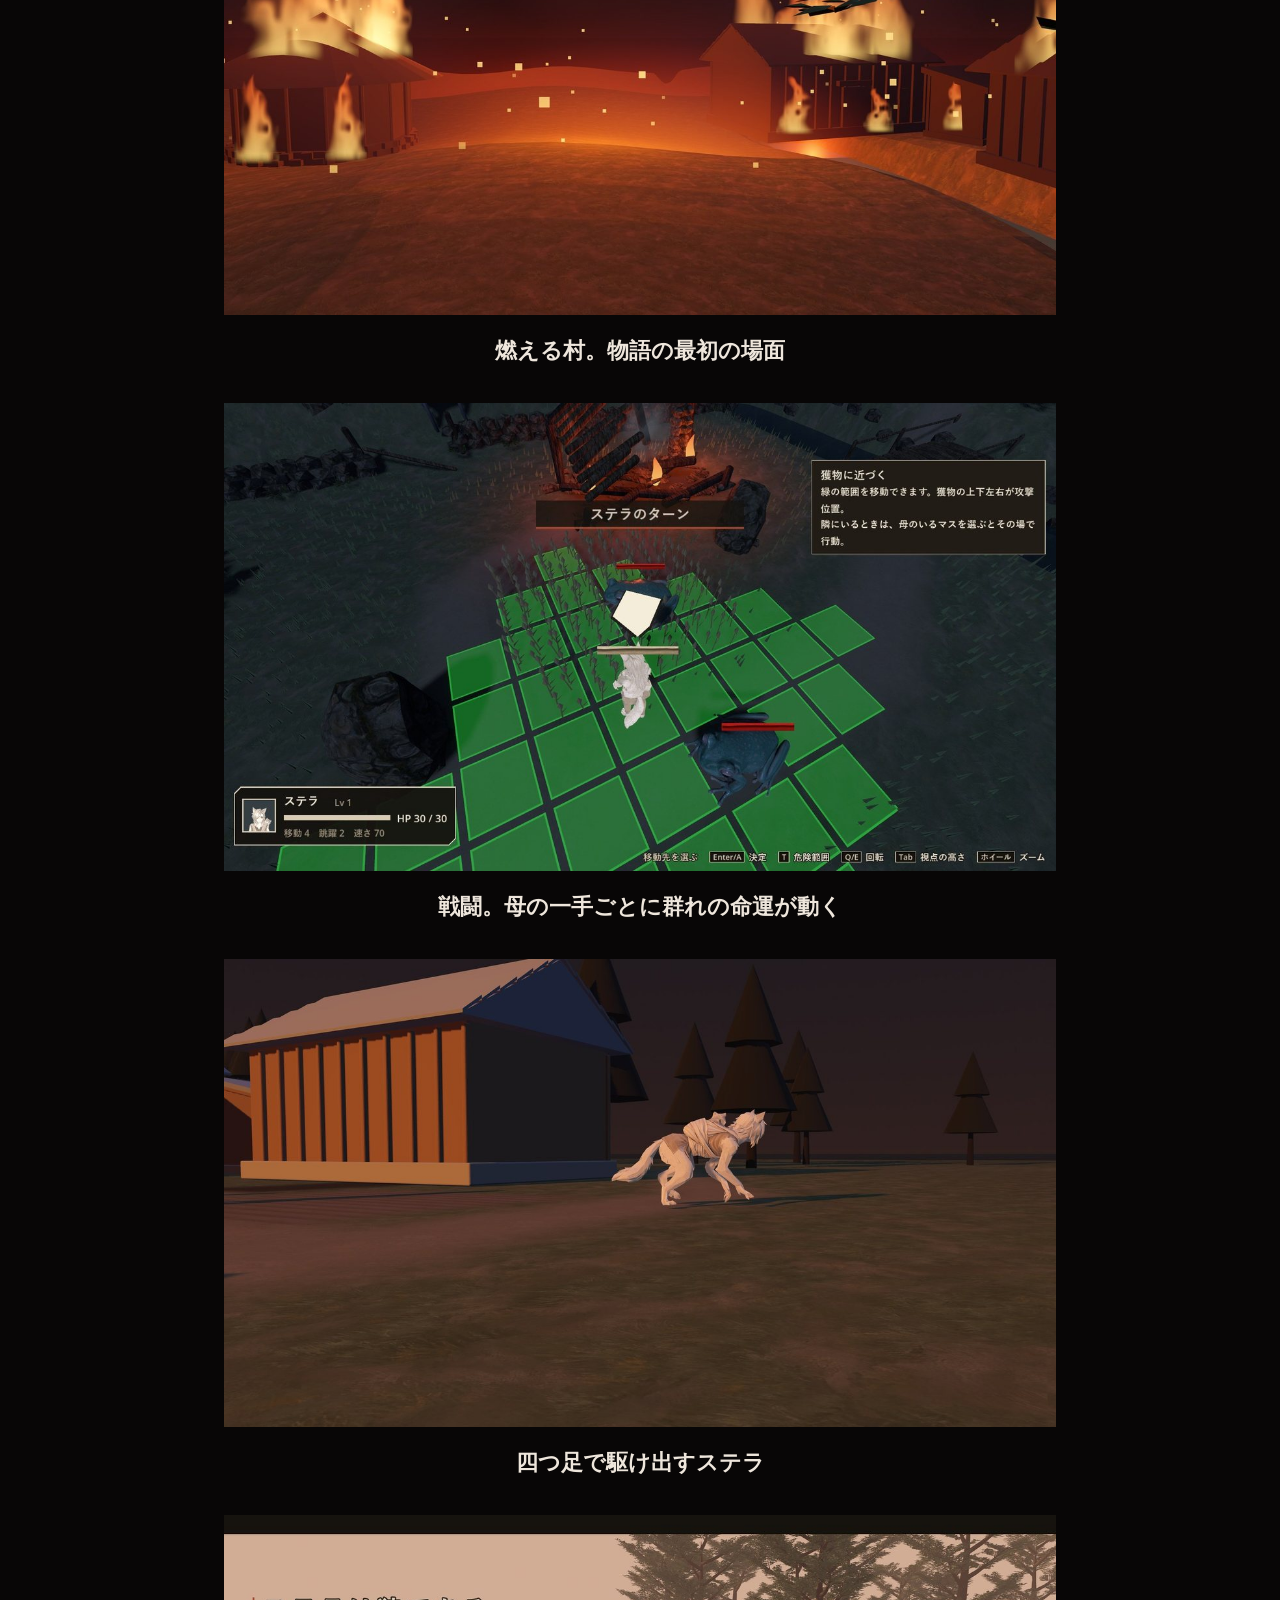
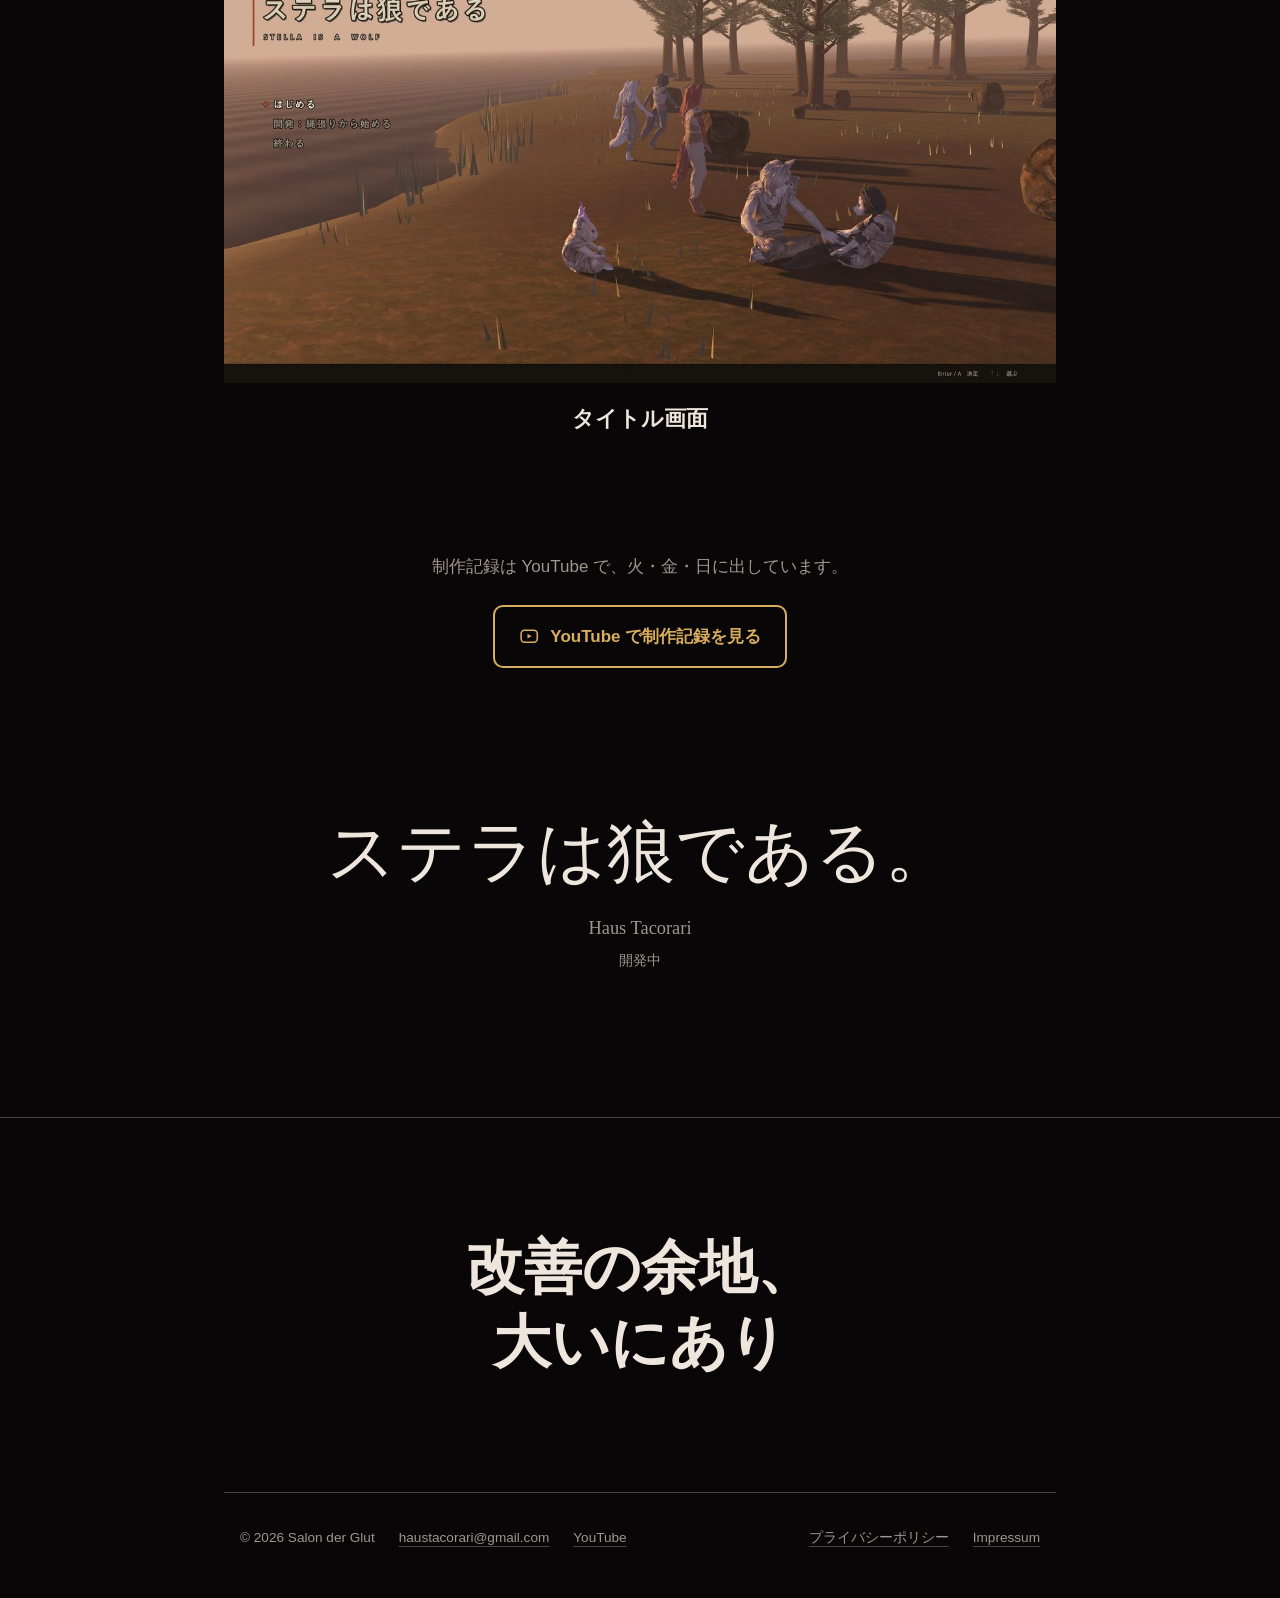
<file: stella/index.html>
<!doctype html>
<html lang="ja">
<head>
<meta charset="utf-8">
<meta name="viewport" content="width=device-width, initial-scale=1">
<title>ステラは狼である。 | Salon der Glut</title>
<meta name="description" content="人間を殺さない狼の母の、タクティクス。 人の村を追われた狼の母、ステラ。狩った獣を食べ、その獣の姿を受け継いだ子を産みながら、群れを率いて生き延びます。人間とは戦っても、殺しはしません。">
<meta name="theme-color" content="#080606">
<link rel="icon" href="../assets/favicon.png">
<link rel="alternate" hreflang="ja" href="../stella/">
<link rel="alternate" hreflang="en" href="../en/stella/">
<meta property="og:title" content="ステラは狼である。 | Salon der Glut">
<meta property="og:description" content="人間を殺さない狼の母の、タクティクス。 人の村を追われた狼の母、ステラ。狩った獣を食べ、その獣の姿を受け継いだ子を産みながら、群れを率いて生き延びます。人間とは戦っても、殺しはしません。">
<link rel="stylesheet" href="../assets/site.css">
</head>
<body>
<!--
THESIS: every page opens as the devlog's prompt card. One typed line, then the game answers in pictures. Refuses the studio default of a hero image over a grid of game cards.
OWN-WORLD: near-black #080606 ground, warm ink #eee6dc, dim #a1968d, one ember gold #d9ad5e (from the flame logo) for action, steel #b0bec8 for the AI reply. A 3px rounded prompt frame with a block cursor; mincho titles, gothic captions, Palatino for Latin. The video's picture window with one caption line beneath.
STORY: a player who came from a Short recognises the card and sees three games as three prompts. They open one, read what it is, and go to the channel.
FIRST VIEWPORT: the flame mark and "Salon der Glut" top left, JA/EN top right. The prompt card fills the column and types "ゲームを三つ、作っている。"; the AI reply follows. The first game's picture window starts below the fold line on desktop and in view on phones.
FORM: devlog prompt card, my 1st of 7. Seed key 8dda7d13 (user chose the pick over the roll).
FINISH: unreviewed and undocumented is unfinished; this build ends with the finish review, the verdict, DESIGN.md, and every shipping raster carrying its provenance
-->
<a class="skip" href="#main">本文へ</a>
<header class="bar">
<a class="bar__home" href="../"><img src="../assets/mark-192.png" width="40" height="40" alt=""><span class="bar__name">Salon der Glut</span></a>
<nav aria-label="Games"><a href="../stella/" aria-current="page">ステラは狼である。</a><a href="../oribe/">猫と織部</a><a href="../tsukumogami/">付喪神の盤</a><span class="lang"><span lang="ja">JA</span><a href="../en/stella/" lang="en" hreflang="en">EN</a></span></nav>
</header>
<main id="main">
<section class="prompt" aria-label="プロンプト"><div class="prompt__meta"><span>プロンプト</span><span>2026-11-14</span></div><div class="prompt__box"><span class="prompt__caret" aria-hidden="true">&gt;</span><h1 class="prompt__line" data-type>村は燃えていた。</h1></div></section>
<figure class="shot"><img src="../images/web/stella_00_hero.jpg" width="1280" height="720" alt="人間を殺さない狼の母の、タクティクス。" decoding="async"><figcaption>人間を殺さない狼の母の、タクティクス。</figcaption></figure>
<div class="copy"><p class="kind">タクティクス / PC(開発中)</p><p>人の村を追われた狼の母、ステラ。狩った獣を食べ、その獣の姿を受け継いだ子を産みながら、群れを率いて生き延びます。人間とは戦っても、殺しはしません。</p><ul class="points"><li><strong>食べた獣が、子の姿になる</strong>熊を食べれば熊の毛の子が、亀を食べれば甲羅を持った子が生まれる。</li><li><strong>母が倒れたら、群れが終わる</strong>子を前に出すか、自分が盾になるか。一手ごとに選ぶ。</li><li><strong>物語と曲は作り手のもの</strong>物語の文章は作り手が書き、曲も作り手が作曲しています。地面の質感やモデルの一部に生成 AI を使っており、どこまでが AI かは制作記録の第6回で公開しています。</li></ul></div>
<figure class="shot"><img src="../images/web/stella_02_burning-village.jpg" width="1280" height="720" alt="燃える村。物語の最初の場面" loading="lazy" decoding="async"><figcaption>燃える村。物語の最初の場面</figcaption></figure>
<figure class="shot"><img src="../images/web/stella_03_battle.jpg" width="1280" height="720" alt="戦闘。母の一手ごとに群れの命運が動く" loading="lazy" decoding="async"><figcaption>戦闘。母の一手ごとに群れの命運が動く</figcaption></figure>
<figure class="shot"><img src="../images/web/stella_04_four-legs.jpg" width="1280" height="720" alt="四つ足で駆け出すステラ" loading="lazy" decoding="async"><figcaption>四つ足で駆け出すステラ</figcaption></figure>
<figure class="shot"><img src="../images/web/stella_01_title.jpg" width="1280" height="720" alt="タイトル画面" loading="lazy" decoding="async"><figcaption>タイトル画面</figcaption></figure>
<section class="channel"><p>制作記録は YouTube で、火・金・日に出しています。</p><a class="button" href="https://www.youtube.com/channel/UCJVWJr2p7W69XMKOHQjBb0g"><svg viewBox="0 0 24 24" aria-hidden="true" fill="none" stroke="currentColor" stroke-width="1.8"><rect x="2.5" y="5" width="19" height="14" rx="4"/><path d="M10 9.2v5.6l4.8-2.8z" fill="currentColor" stroke="none"/></svg>YouTube で制作記録を見る</a></section>
<section class="titlecard" aria-label="ステラは狼である。"><p class="titlecard__name">ステラは狼である。</p><p class="titlecard__studio">Haus Tacorari</p><p class="titlecard__note">開発中</p></section>
</main>
<p class="verdict" aria-hidden="true">改善の余地、<br>大いにあり</p>
<footer>
<span>&copy; 2026 Salon der Glut</span>
<a href="mailto:haustacorari@gmail.com">haustacorari@gmail.com</a>
<a href="https://www.youtube.com/channel/UCJVWJr2p7W69XMKOHQjBb0g">YouTube</a>
<a class="spacer" href="../privacy/">プライバシーポリシー</a>
<a href="../impressum/" lang="de">Impressum</a>
</footer>
<script src="../assets/type.js" defer></script>
</body>
</html>
</file>
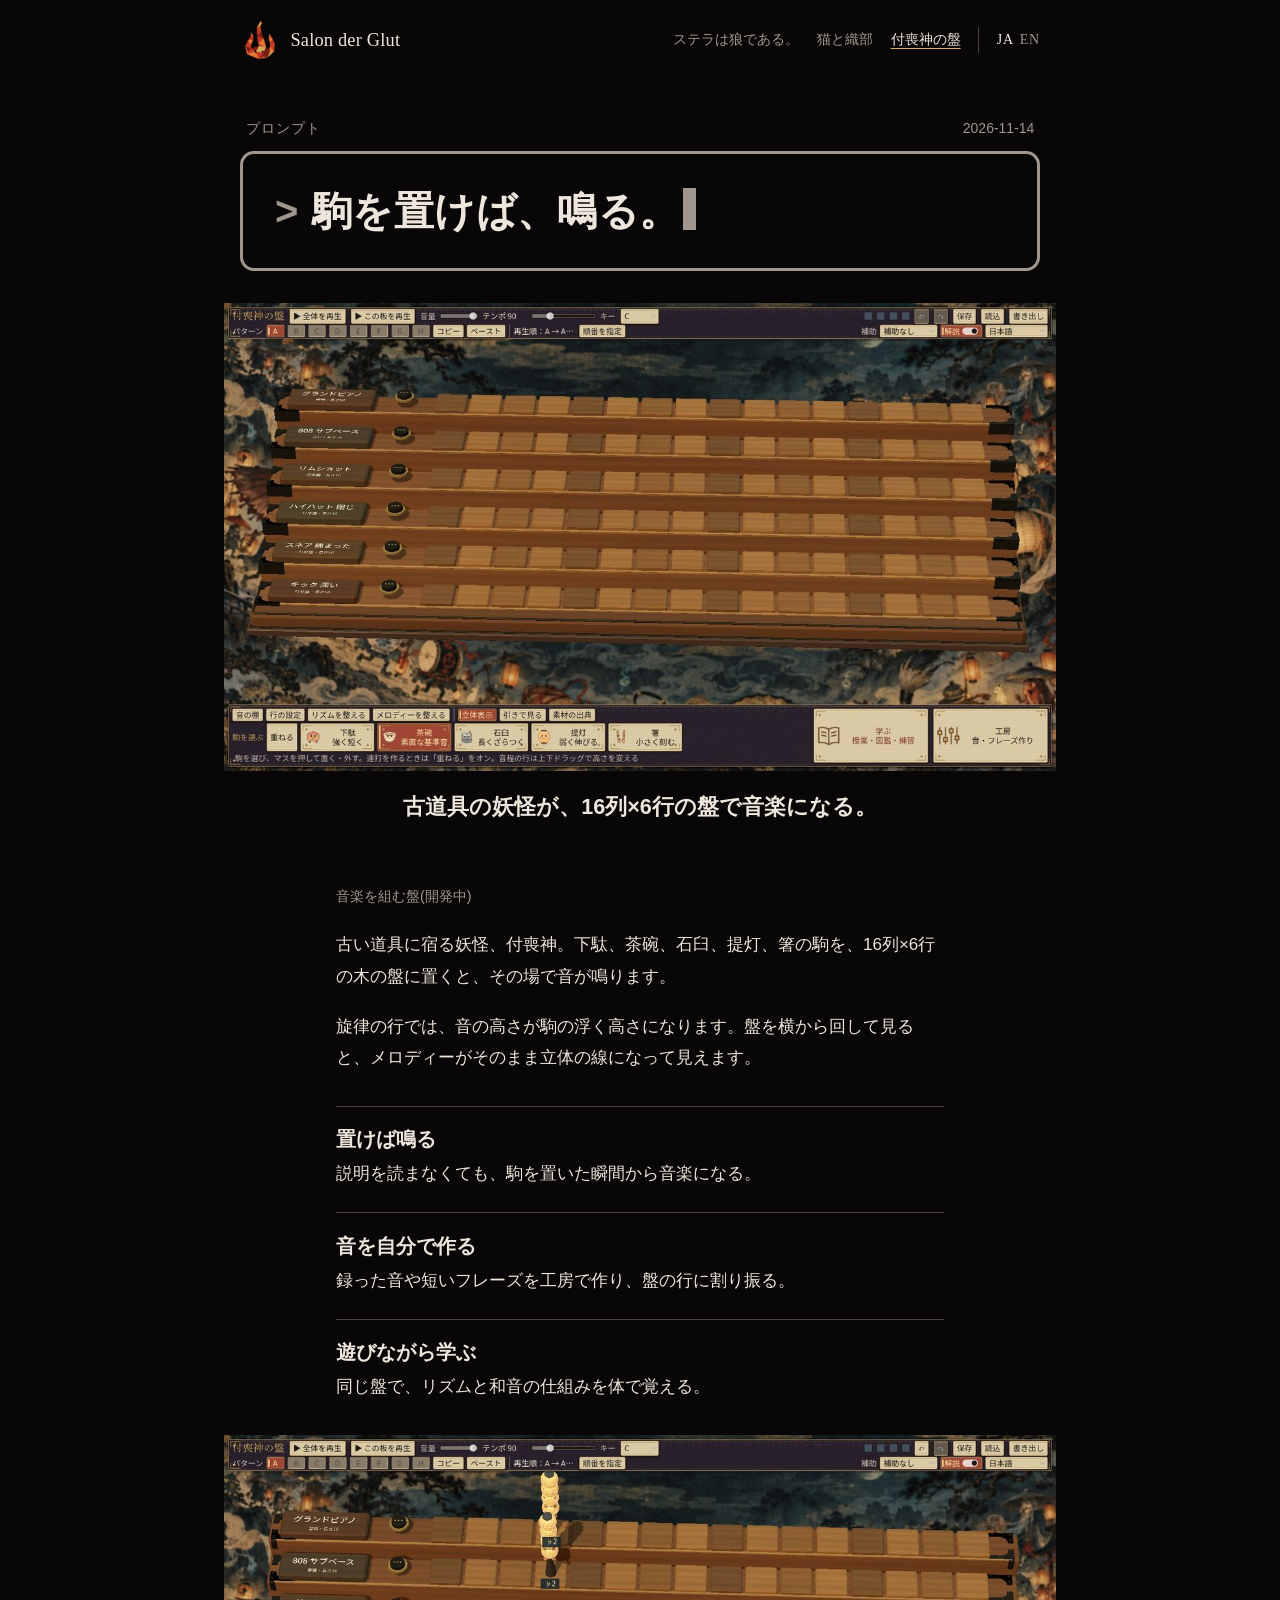
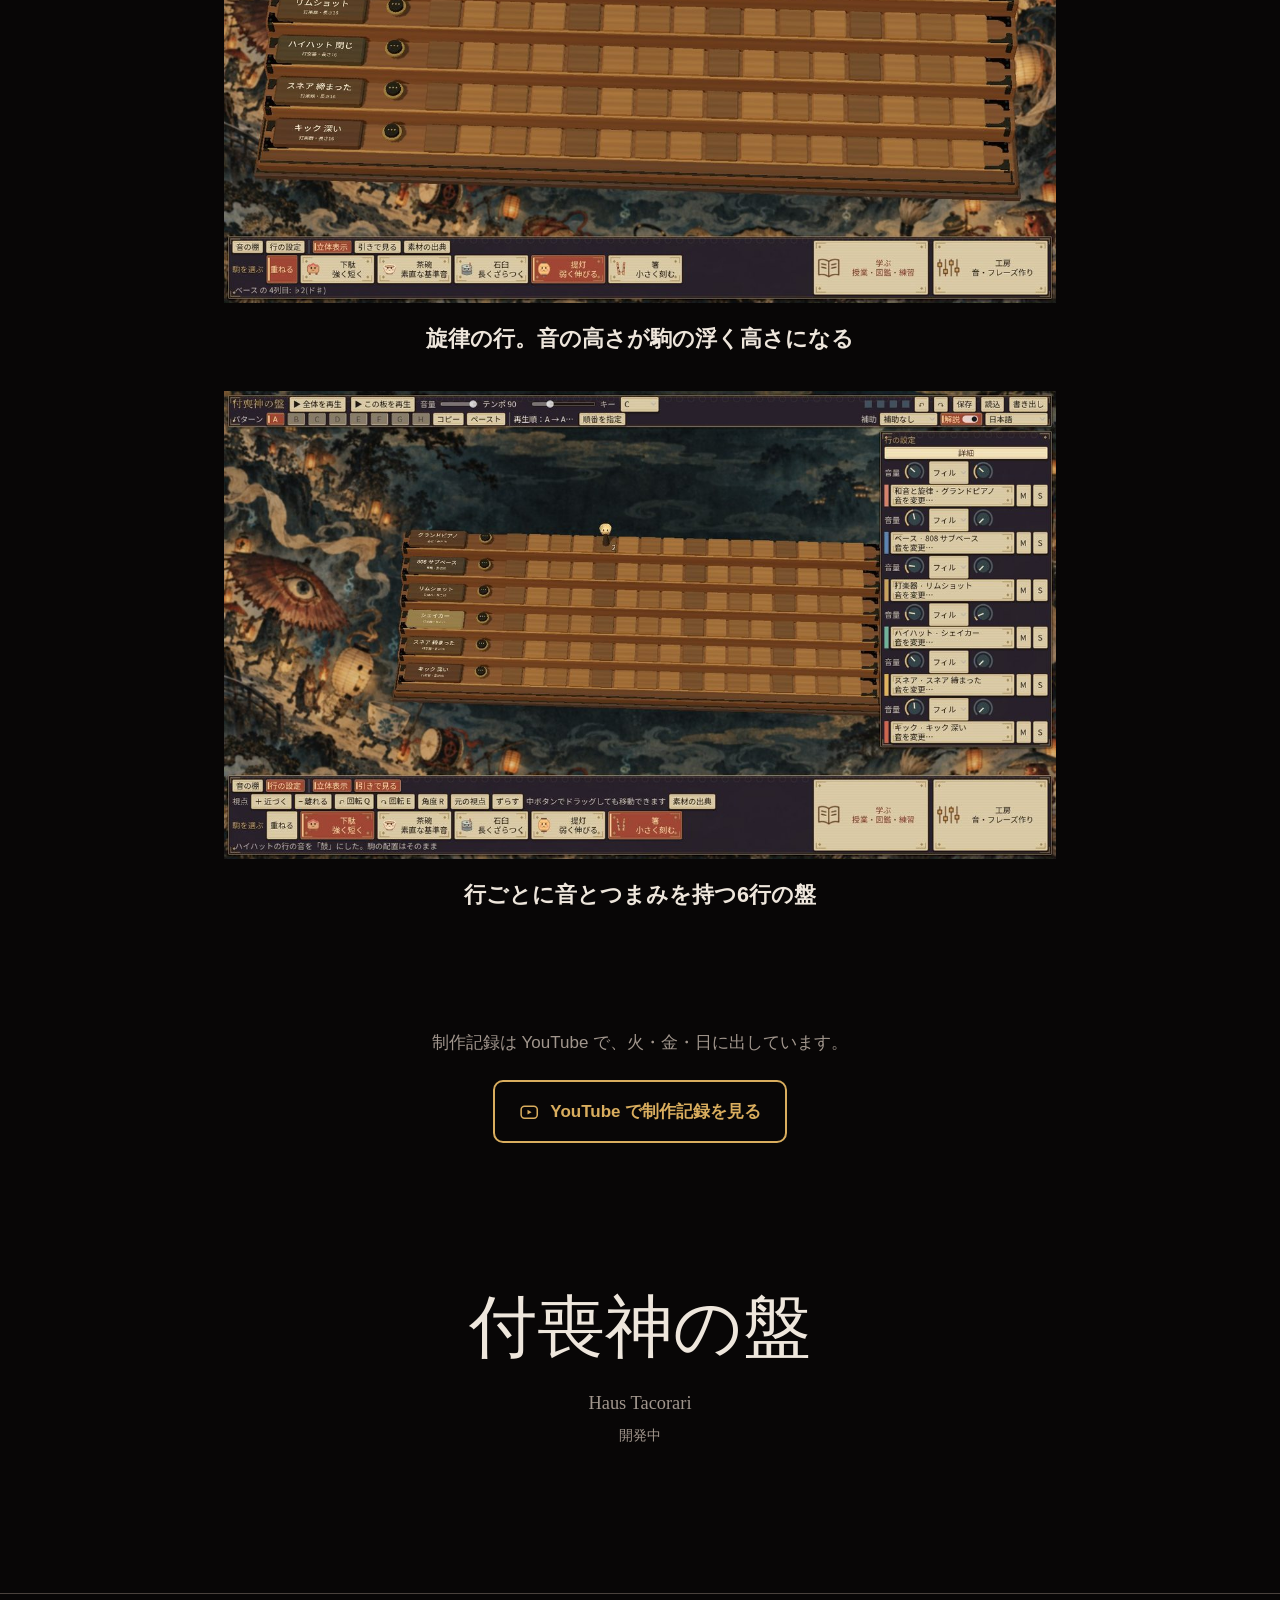
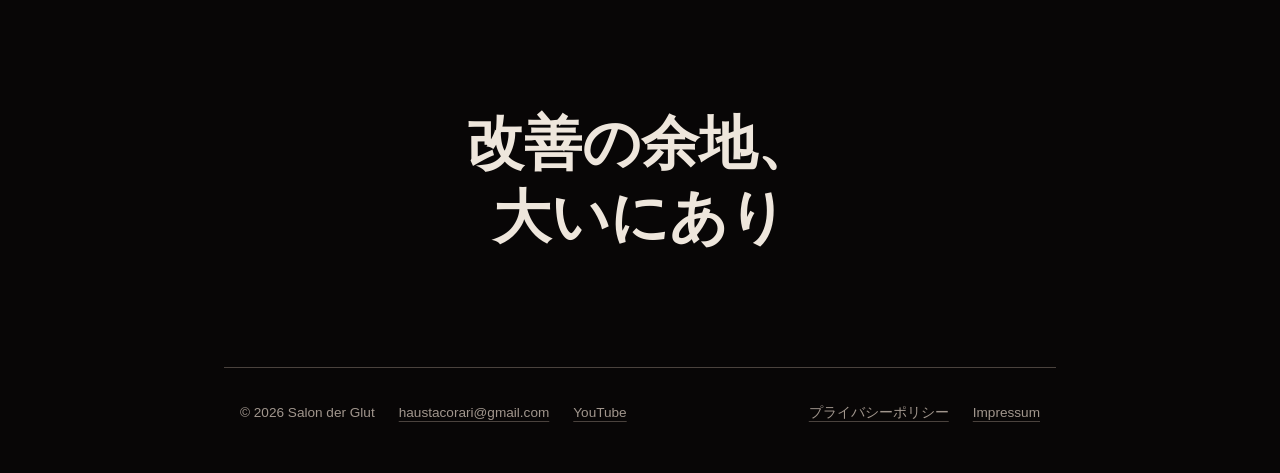
<file: tsukumogami/index.html>
<!doctype html>
<html lang="ja">
<head>
<meta charset="utf-8">
<meta name="viewport" content="width=device-width, initial-scale=1">
<title>付喪神の盤 | Salon der Glut</title>
<meta name="description" content="古道具の妖怪が、16列×6行の盤で音楽になる。 古い道具に宿る妖怪、付喪神。下駄、茶碗、石臼、提灯、箸の駒を、16列×6行の木の盤に置くと、その場で音が鳴ります。">
<meta name="theme-color" content="#080606">
<link rel="icon" href="../assets/favicon.png">
<link rel="alternate" hreflang="ja" href="../tsukumogami/">
<link rel="alternate" hreflang="en" href="../en/tsukumogami/">
<meta property="og:title" content="付喪神の盤 | Salon der Glut">
<meta property="og:description" content="古道具の妖怪が、16列×6行の盤で音楽になる。 古い道具に宿る妖怪、付喪神。下駄、茶碗、石臼、提灯、箸の駒を、16列×6行の木の盤に置くと、その場で音が鳴ります。">
<link rel="stylesheet" href="../assets/site.css">
</head>
<body>
<!--
THESIS: every page opens as the devlog's prompt card. One typed line, then the game answers in pictures. Refuses the studio default of a hero image over a grid of game cards.
OWN-WORLD: near-black #080606 ground, warm ink #eee6dc, dim #a1968d, one ember gold #d9ad5e (from the flame logo) for action, steel #b0bec8 for the AI reply. A 3px rounded prompt frame with a block cursor; mincho titles, gothic captions, Palatino for Latin. The video's picture window with one caption line beneath.
STORY: a player who came from a Short recognises the card and sees three games as three prompts. They open one, read what it is, and go to the channel.
FIRST VIEWPORT: the flame mark and "Salon der Glut" top left, JA/EN top right. The prompt card fills the column and types "ゲームを三つ、作っている。"; the AI reply follows. The first game's picture window starts below the fold line on desktop and in view on phones.
FORM: devlog prompt card, my 1st of 7. Seed key 8dda7d13 (user chose the pick over the roll).
FINISH: unreviewed and undocumented is unfinished; this build ends with the finish review, the verdict, DESIGN.md, and every shipping raster carrying its provenance
-->
<a class="skip" href="#main">本文へ</a>
<header class="bar">
<a class="bar__home" href="../"><img src="../assets/mark-192.png" width="40" height="40" alt=""><span class="bar__name">Salon der Glut</span></a>
<nav aria-label="Games"><a href="../stella/">ステラは狼である。</a><a href="../oribe/">猫と織部</a><a href="../tsukumogami/" aria-current="page">付喪神の盤</a><span class="lang"><span lang="ja">JA</span><a href="../en/tsukumogami/" lang="en" hreflang="en">EN</a></span></nav>
</header>
<main id="main">
<section class="prompt" aria-label="プロンプト"><div class="prompt__meta"><span>プロンプト</span><span>2026-11-14</span></div><div class="prompt__box"><span class="prompt__caret" aria-hidden="true">&gt;</span><h1 class="prompt__line" data-type>駒を置けば、鳴る。</h1></div></section>
<figure class="shot"><img src="../images/web/tsukumogami_01_board.jpg" width="1280" height="720" alt="古道具の妖怪が、16列×6行の盤で音楽になる。" decoding="async"><figcaption>古道具の妖怪が、16列×6行の盤で音楽になる。</figcaption></figure>
<div class="copy"><p class="kind">音楽を組む盤(開発中)</p><p>古い道具に宿る妖怪、付喪神。下駄、茶碗、石臼、提灯、箸の駒を、16列×6行の木の盤に置くと、その場で音が鳴ります。</p><p>旋律の行では、音の高さが駒の浮く高さになります。盤を横から回して見ると、メロディーがそのまま立体の線になって見えます。</p><ul class="points"><li><strong>置けば鳴る</strong>説明を読まなくても、駒を置いた瞬間から音楽になる。</li><li><strong>音を自分で作る</strong>録った音や短いフレーズを工房で作り、盤の行に割り振る。</li><li><strong>遊びながら学ぶ</strong>同じ盤で、リズムと和音の仕組みを体で覚える。</li></ul></div>
<figure class="shot"><img src="../images/web/tsukumogami_02_melody.jpg" width="1280" height="720" alt="旋律の行。音の高さが駒の浮く高さになる" loading="lazy" decoding="async"><figcaption>旋律の行。音の高さが駒の浮く高さになる</figcaption></figure>
<figure class="shot"><img src="../images/web/tsukumogami_03_rows.jpg" width="1280" height="720" alt="行ごとに音とつまみを持つ6行の盤" loading="lazy" decoding="async"><figcaption>行ごとに音とつまみを持つ6行の盤</figcaption></figure>
<section class="channel"><p>制作記録は YouTube で、火・金・日に出しています。</p><a class="button" href="https://www.youtube.com/channel/UCJVWJr2p7W69XMKOHQjBb0g"><svg viewBox="0 0 24 24" aria-hidden="true" fill="none" stroke="currentColor" stroke-width="1.8"><rect x="2.5" y="5" width="19" height="14" rx="4"/><path d="M10 9.2v5.6l4.8-2.8z" fill="currentColor" stroke="none"/></svg>YouTube で制作記録を見る</a></section>
<section class="titlecard" aria-label="付喪神の盤"><p class="titlecard__name">付喪神の盤</p><p class="titlecard__studio">Haus Tacorari</p><p class="titlecard__note">開発中</p></section>
</main>
<p class="verdict" aria-hidden="true">改善の余地、<br>大いにあり</p>
<footer>
<span>&copy; 2026 Salon der Glut</span>
<a href="mailto:haustacorari@gmail.com">haustacorari@gmail.com</a>
<a href="https://www.youtube.com/channel/UCJVWJr2p7W69XMKOHQjBb0g">YouTube</a>
<a class="spacer" href="../privacy/">プライバシーポリシー</a>
<a href="../impressum/" lang="de">Impressum</a>
</footer>
<script src="../assets/type.js" defer></script>
</body>
</html>
</file>
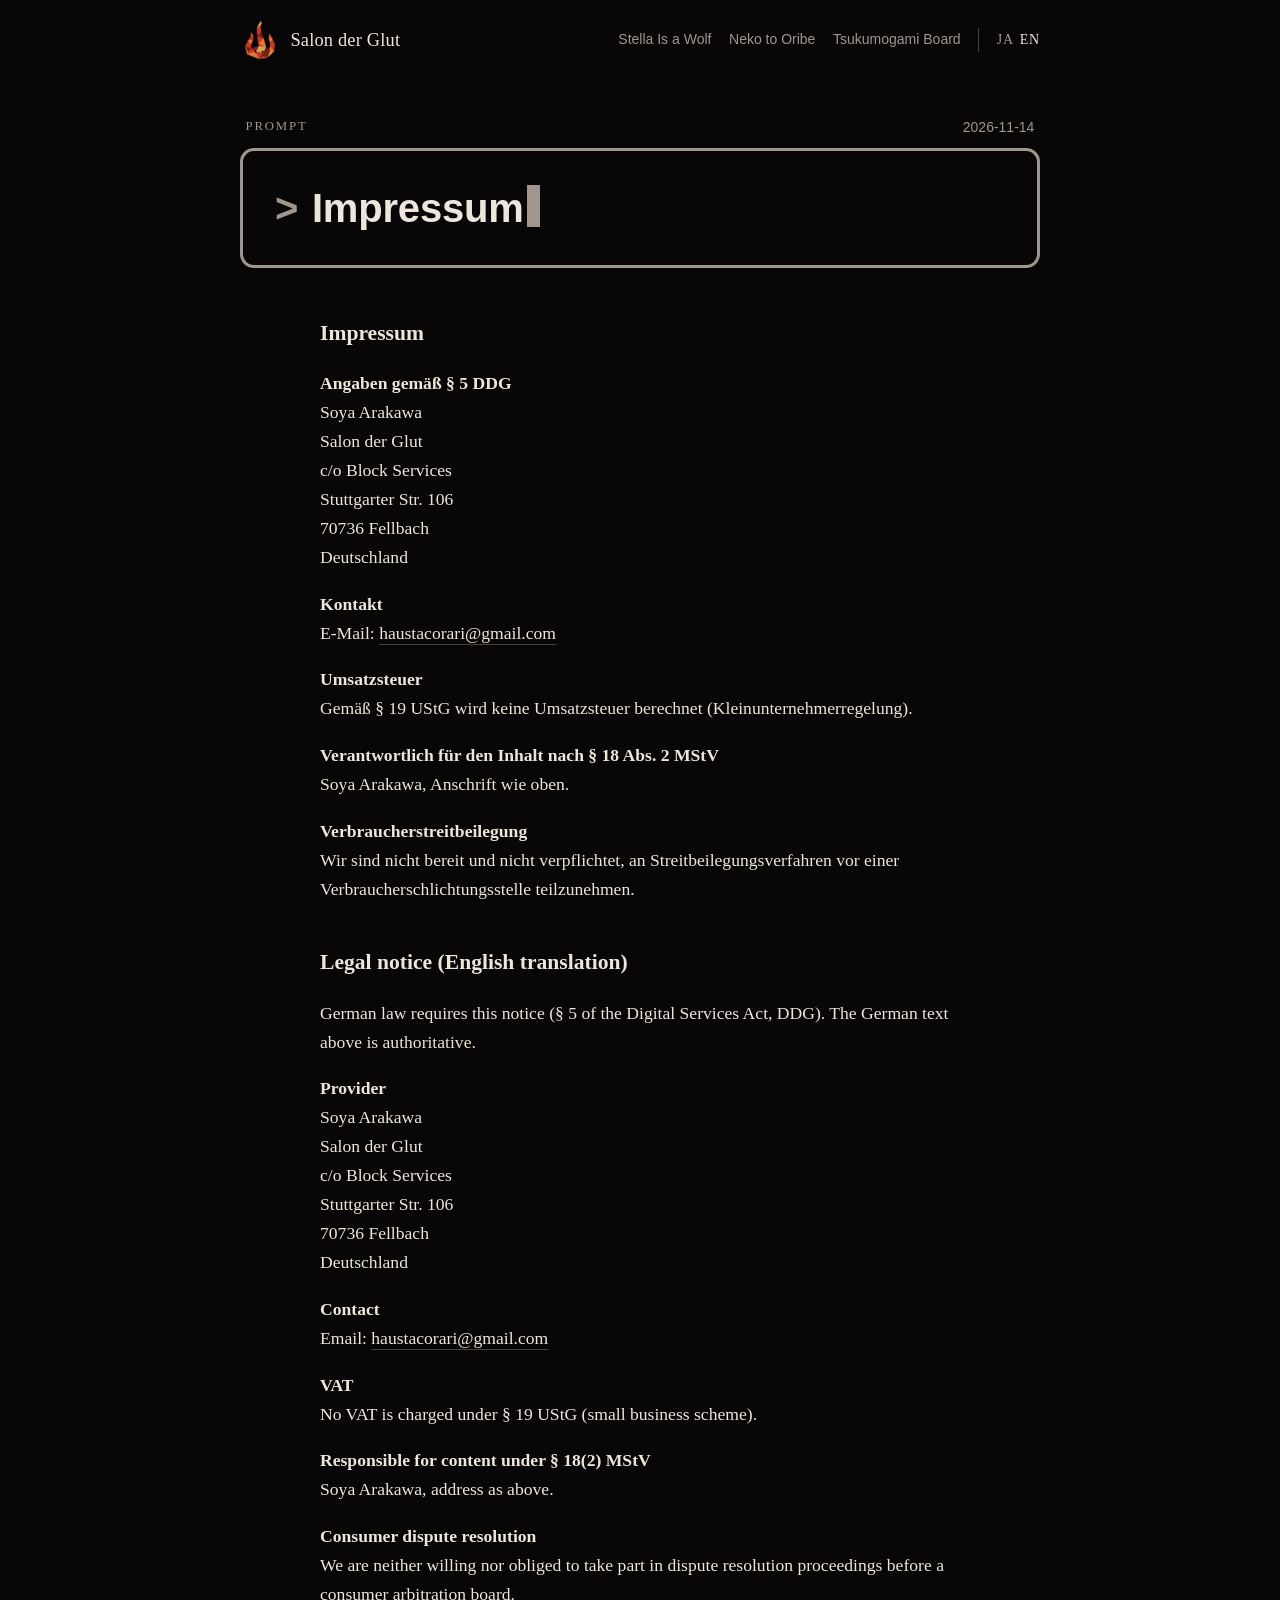
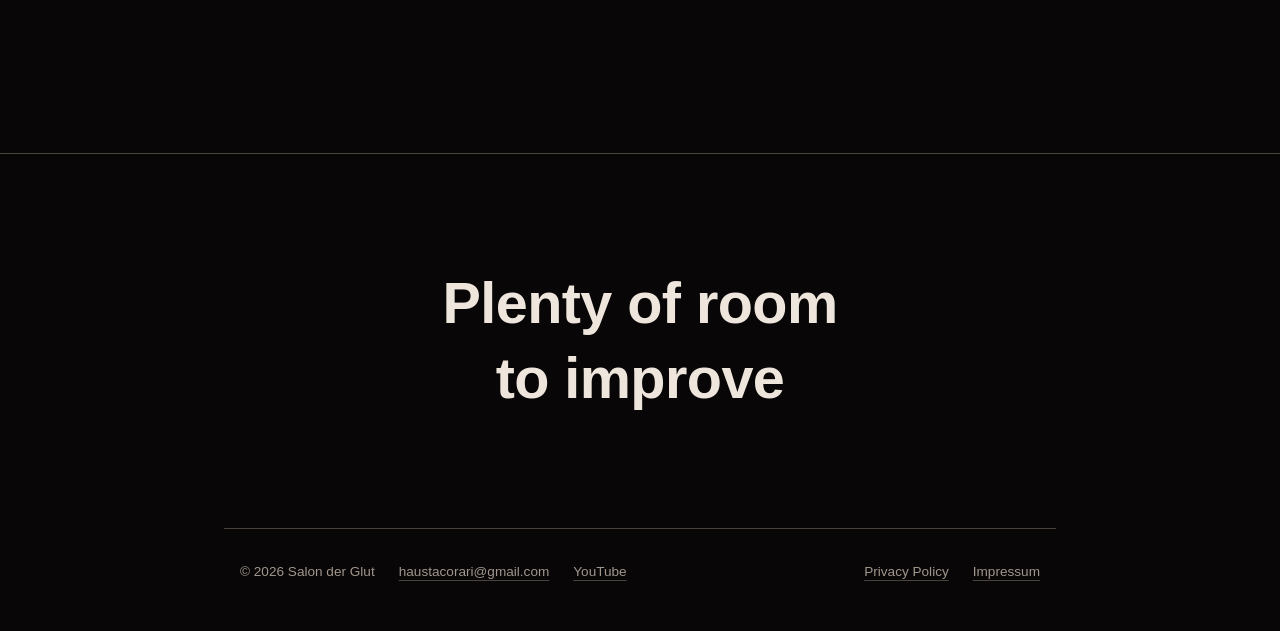
<file: en/impressum/index.html>
<!doctype html>
<html lang="en">
<head>
<meta charset="utf-8">
<meta name="viewport" content="width=device-width, initial-scale=1">
<title>Impressum | Salon der Glut</title>
<meta name="description" content="Impressum | Salon der Glut">
<meta name="theme-color" content="#080606">
<link rel="icon" href="../../assets/favicon.png">
<link rel="alternate" hreflang="en" href="../../en/impressum/">
<link rel="alternate" hreflang="ja" href="../../impressum/">
<meta property="og:title" content="Impressum | Salon der Glut">
<meta property="og:description" content="Impressum | Salon der Glut">
<link rel="stylesheet" href="../../assets/site.css">
</head>
<body>
<!--
THESIS: every page opens as the devlog's prompt card. One typed line, then the game answers in pictures. Refuses the studio default of a hero image over a grid of game cards.
OWN-WORLD: near-black #080606 ground, warm ink #eee6dc, dim #a1968d, one ember gold #d9ad5e (from the flame logo) for action, steel #b0bec8 for the AI reply. A 3px rounded prompt frame with a block cursor; mincho titles, gothic captions, Palatino for Latin. The video's picture window with one caption line beneath.
STORY: a player who came from a Short recognises the card and sees three games as three prompts. They open one, read what it is, and go to the channel.
FIRST VIEWPORT: the flame mark and "Salon der Glut" top left, JA/EN top right. The prompt card fills the column and types "ゲームを三つ、作っている。"; the AI reply follows. The first game's picture window starts below the fold line on desktop and in view on phones.
FORM: devlog prompt card, my 1st of 7. Seed key 8dda7d13 (user chose the pick over the roll).
FINISH: unreviewed and undocumented is unfinished; this build ends with the finish review, the verdict, DESIGN.md, and every shipping raster carrying its provenance
-->
<a class="skip" href="#main">Skip to content</a>
<header class="bar">
<a class="bar__home" href="../../en/"><img src="../../assets/mark-192.png" width="40" height="40" alt=""><span class="bar__name">Salon der Glut</span></a>
<nav aria-label="Games"><a href="../../en/stella/">Stella Is a Wolf</a><a href="../../en/oribe/">Neko to Oribe</a><a href="../../en/tsukumogami/">Tsukumogami Board</a><span class="lang"><a href="../../impressum/" lang="ja" hreflang="ja">JA</a><span lang="en">EN</span></span></nav>
</header>
<main id="main">
<section class="prompt" aria-label="Prompt"><div class="prompt__meta"><span>Prompt</span><span>2026-11-14</span></div><div class="prompt__box"><span class="prompt__caret" aria-hidden="true">&gt;</span><h1 class="prompt__line" data-type>Impressum</h1></div></section><div class="legal"><h2 lang="de">Impressum</h2>
<div lang="de">
<p><strong>Angaben gemäß § 5 DDG</strong><br>Soya Arakawa<br>Salon der Glut<br>c/o Block Services<br>Stuttgarter Str. 106<br>70736 Fellbach<br>Deutschland</p>
<p><strong>Kontakt</strong><br>E-Mail: <a href="mailto:haustacorari@gmail.com">haustacorari@gmail.com</a></p>
<p><strong>Umsatzsteuer</strong><br>Gemäß § 19 UStG wird keine Umsatzsteuer berechnet (Kleinunternehmerregelung).</p>
<p><strong>Verantwortlich für den Inhalt nach § 18 Abs. 2 MStV</strong><br>Soya Arakawa, Anschrift wie oben.</p>
<p><strong>Verbraucherstreitbeilegung</strong><br>Wir sind nicht bereit und nicht verpflichtet, an Streitbeilegungsverfahren vor einer Verbraucherschlichtungsstelle teilzunehmen.</p>
</div>
<h2>Legal notice (English translation)</h2>
<p>German law requires this notice (§ 5 of the Digital Services Act, DDG). The German text above is authoritative.</p>
<p><strong>Provider</strong><br>Soya Arakawa<br>Salon der Glut<br>c/o Block Services<br>Stuttgarter Str. 106<br>70736 Fellbach<br>Deutschland</p>
<p><strong>Contact</strong><br>Email: <a href="mailto:haustacorari@gmail.com">haustacorari@gmail.com</a></p>
<p><strong>VAT</strong><br>No VAT is charged under § 19 UStG (small business scheme).</p>
<p><strong>Responsible for content under § 18(2) MStV</strong><br>Soya Arakawa, address as above.</p>
<p><strong>Consumer dispute resolution</strong><br>We are neither willing nor obliged to take part in dispute resolution proceedings before a consumer arbitration board.</p></div>
</main>
<p class="verdict" aria-hidden="true">Plenty of room<br>to improve</p>
<footer>
<span>&copy; 2026 Salon der Glut</span>
<a href="mailto:haustacorari@gmail.com">haustacorari@gmail.com</a>
<a href="https://www.youtube.com/channel/UCJVWJr2p7W69XMKOHQjBb0g">YouTube</a>
<a class="spacer" href="../../en/privacy/">Privacy Policy</a>
<a href="../../en/impressum/" lang="de">Impressum</a>
</footer>
<script src="../../assets/type.js" defer></script>
</body>
</html>
</file>
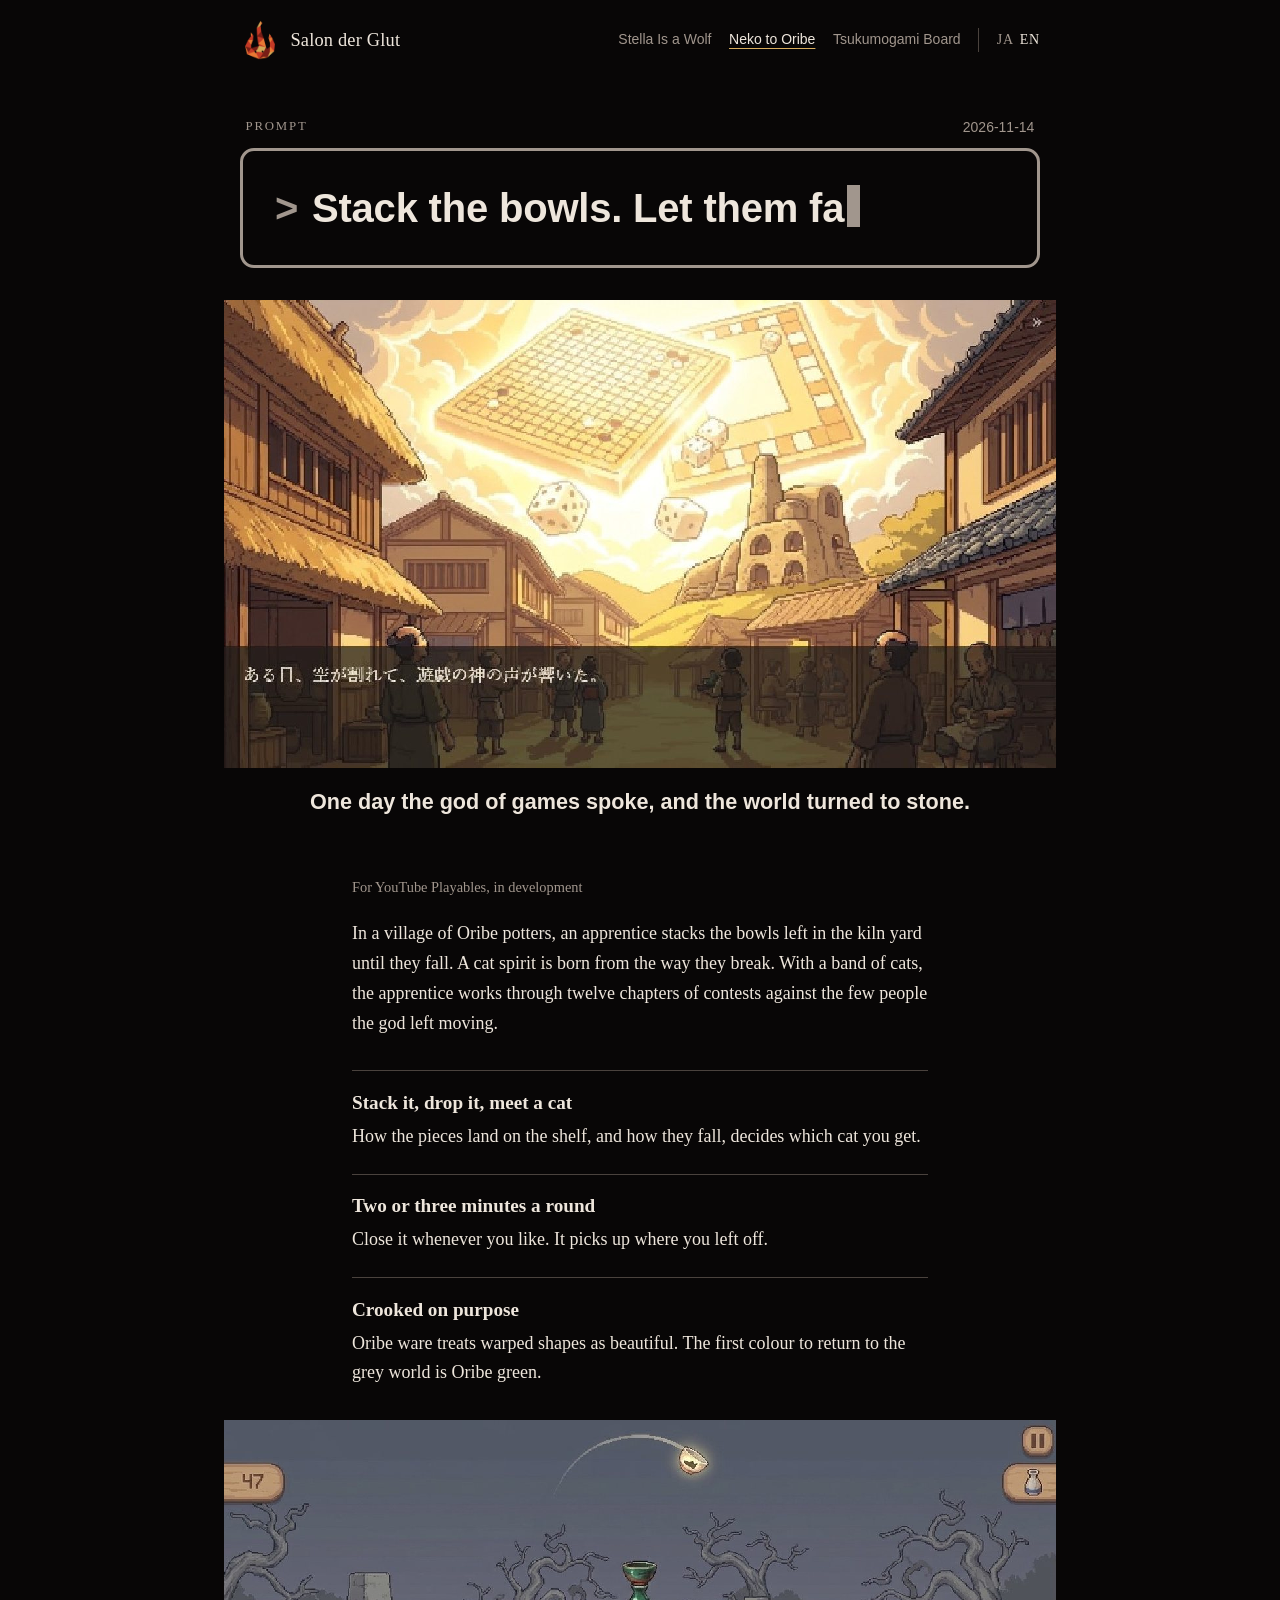
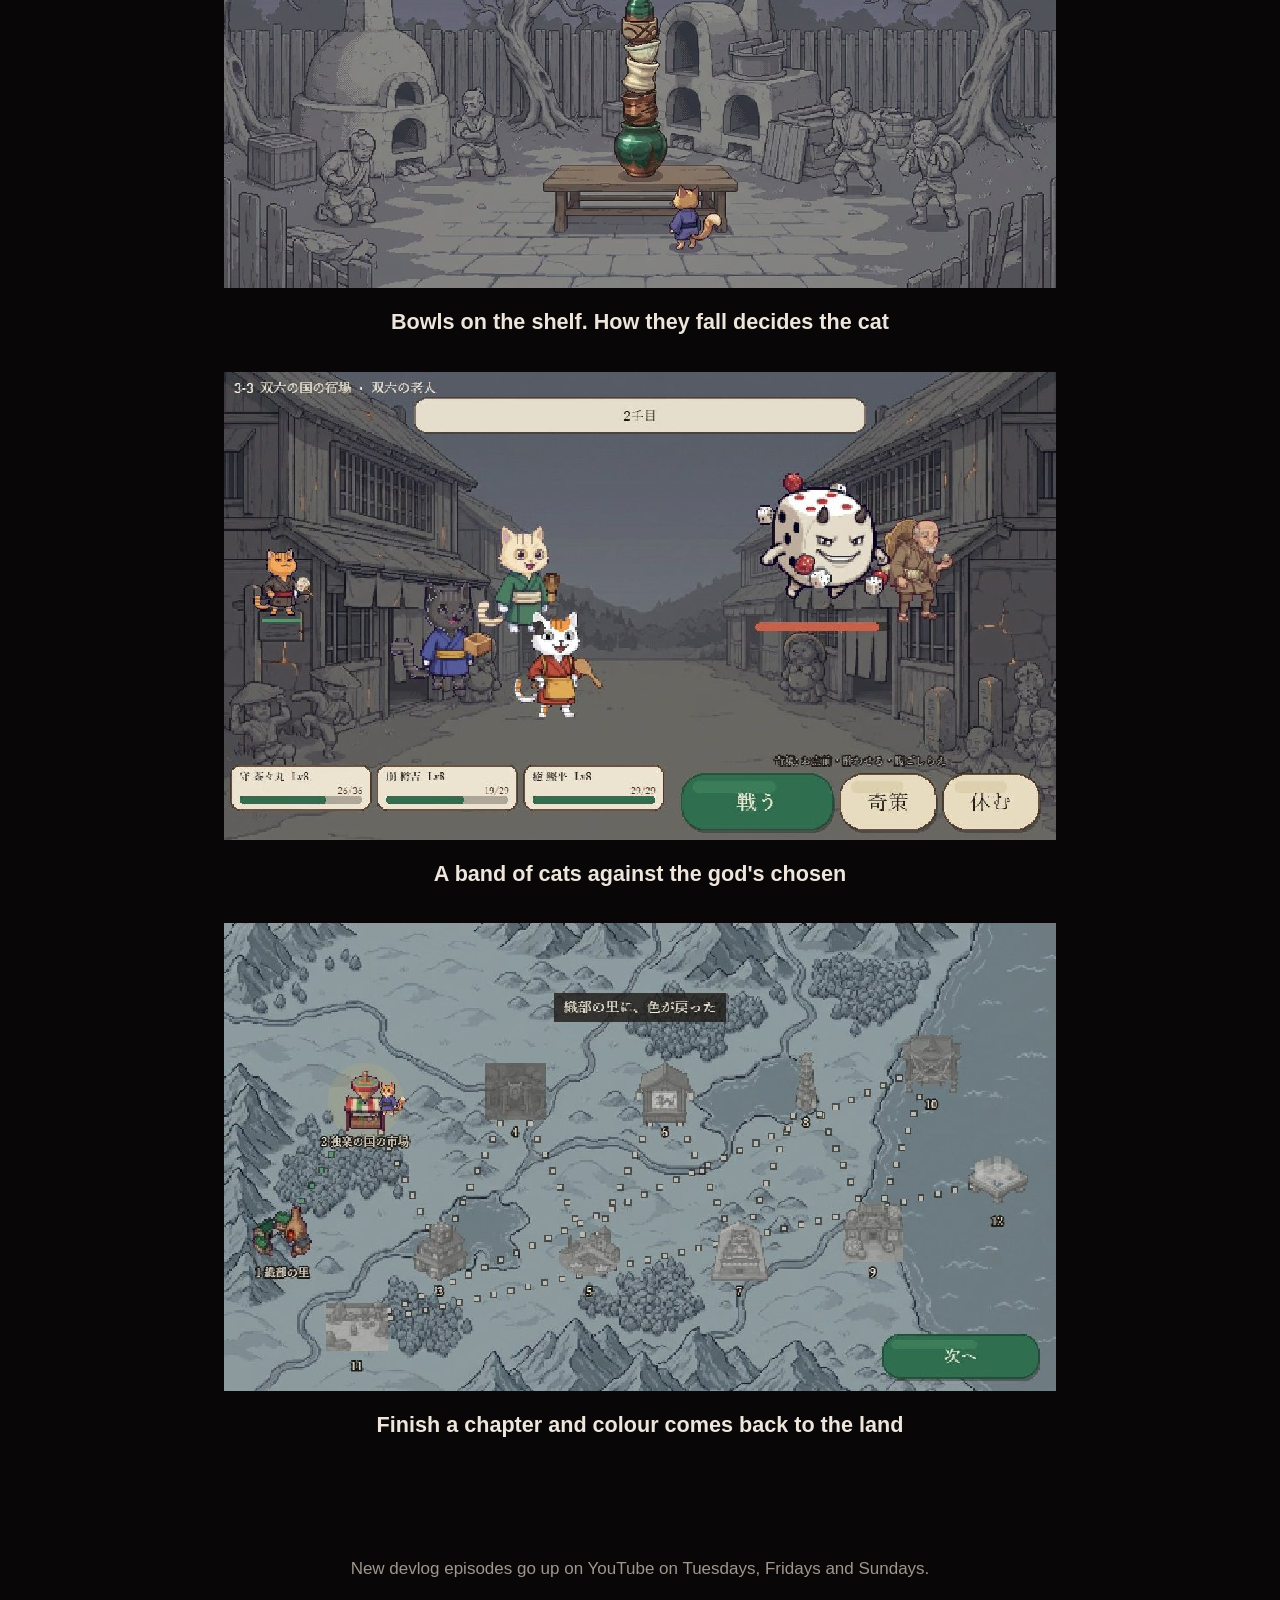
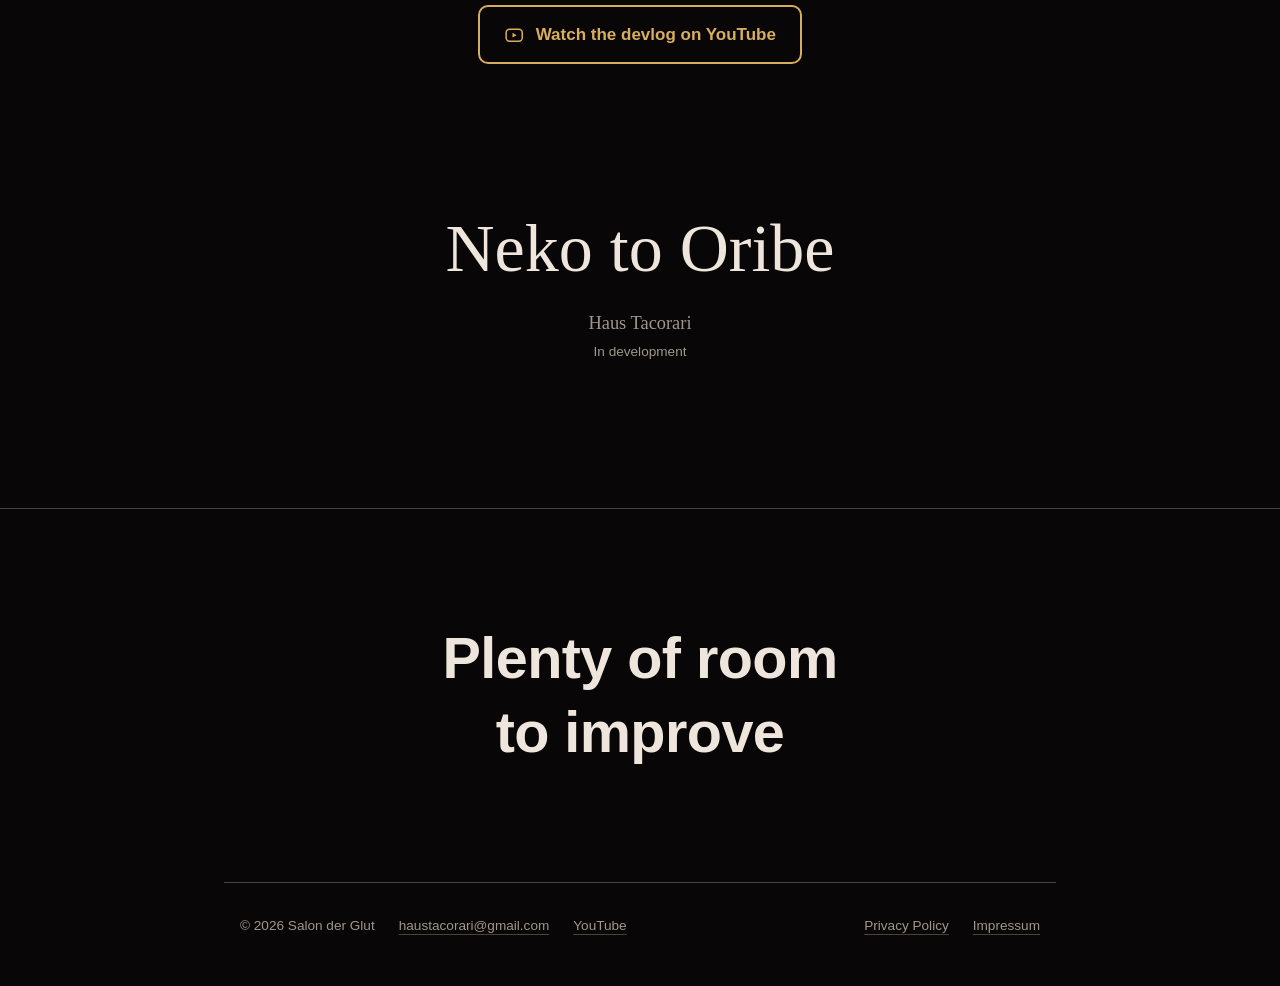
<file: en/oribe/index.html>
<!doctype html>
<html lang="en">
<head>
<meta charset="utf-8">
<meta name="viewport" content="width=device-width, initial-scale=1">
<title>Neko to Oribe | Salon der Glut</title>
<meta name="description" content="One day the god of games spoke, and the world turned to stone. In a village of Oribe potters, an apprentice stacks the bowls left in the kiln yard until they fall. A cat spirit is born from the way they break. With a band of cats, the apprentice works through twelve chapters of contests against the few people the god left moving.">
<meta name="theme-color" content="#080606">
<link rel="icon" href="../../assets/favicon.png">
<link rel="alternate" hreflang="en" href="../../en/oribe/">
<link rel="alternate" hreflang="ja" href="../../oribe/">
<meta property="og:title" content="Neko to Oribe | Salon der Glut">
<meta property="og:description" content="One day the god of games spoke, and the world turned to stone. In a village of Oribe potters, an apprentice stacks the bowls left in the kiln yard until they fall. A cat spirit is born from the way they break. With a band of cats, the apprentice works through twelve chapters of contests against the few people the god left moving.">
<link rel="stylesheet" href="../../assets/site.css">
</head>
<body>
<!--
THESIS: every page opens as the devlog's prompt card. One typed line, then the game answers in pictures. Refuses the studio default of a hero image over a grid of game cards.
OWN-WORLD: near-black #080606 ground, warm ink #eee6dc, dim #a1968d, one ember gold #d9ad5e (from the flame logo) for action, steel #b0bec8 for the AI reply. A 3px rounded prompt frame with a block cursor; mincho titles, gothic captions, Palatino for Latin. The video's picture window with one caption line beneath.
STORY: a player who came from a Short recognises the card and sees three games as three prompts. They open one, read what it is, and go to the channel.
FIRST VIEWPORT: the flame mark and "Salon der Glut" top left, JA/EN top right. The prompt card fills the column and types "ゲームを三つ、作っている。"; the AI reply follows. The first game's picture window starts below the fold line on desktop and in view on phones.
FORM: devlog prompt card, my 1st of 7. Seed key 8dda7d13 (user chose the pick over the roll).
FINISH: unreviewed and undocumented is unfinished; this build ends with the finish review, the verdict, DESIGN.md, and every shipping raster carrying its provenance
-->
<a class="skip" href="#main">Skip to content</a>
<header class="bar">
<a class="bar__home" href="../../en/"><img src="../../assets/mark-192.png" width="40" height="40" alt=""><span class="bar__name">Salon der Glut</span></a>
<nav aria-label="Games"><a href="../../en/stella/">Stella Is a Wolf</a><a href="../../en/oribe/" aria-current="page">Neko to Oribe</a><a href="../../en/tsukumogami/">Tsukumogami Board</a><span class="lang"><a href="../../oribe/" lang="ja" hreflang="ja">JA</a><span lang="en">EN</span></span></nav>
</header>
<main id="main">
<section class="prompt" aria-label="Prompt"><div class="prompt__meta"><span>Prompt</span><span>2026-11-14</span></div><div class="prompt__box"><span class="prompt__caret" aria-hidden="true">&gt;</span><h1 class="prompt__line" data-type>Stack the bowls. Let them fall.</h1></div></section>
<figure class="shot pixel"><img src="../../images/web/oribe_01_opening.jpg" width="1280" height="720" alt="One day the god of games spoke, and the world turned to stone." decoding="async"><figcaption>One day the god of games spoke, and the world turned to stone.</figcaption></figure>
<div class="copy"><p class="kind">For YouTube Playables, in development</p><p>In a village of Oribe potters, an apprentice stacks the bowls left in the kiln yard until they fall. A cat spirit is born from the way they break. With a band of cats, the apprentice works through twelve chapters of contests against the few people the god left moving.</p><ul class="points"><li><strong>Stack it, drop it, meet a cat</strong>How the pieces land on the shelf, and how they fall, decides which cat you get.</li><li><strong>Two or three minutes a round</strong>Close it whenever you like. It picks up where you left off.</li><li><strong>Crooked on purpose</strong>Oribe ware treats warped shapes as beautiful. The first colour to return to the grey world is Oribe green.</li></ul></div>
<figure class="shot pixel"><img src="../../images/web/oribe_03_stack.jpg" width="1280" height="714" alt="Bowls on the shelf. How they fall decides the cat" loading="lazy" decoding="async"><figcaption>Bowls on the shelf. How they fall decides the cat</figcaption></figure>
<figure class="shot pixel"><img src="../../images/web/oribe_02_battle.jpg" width="1280" height="720" alt="A band of cats against the god&#x27;s chosen" loading="lazy" decoding="async"><figcaption>A band of cats against the god&#x27;s chosen</figcaption></figure>
<figure class="shot pixel"><img src="../../images/web/oribe_04_map.jpg" width="1280" height="720" alt="Finish a chapter and colour comes back to the land" loading="lazy" decoding="async"><figcaption>Finish a chapter and colour comes back to the land</figcaption></figure>
<section class="channel"><p>New devlog episodes go up on YouTube on Tuesdays, Fridays and Sundays.</p><a class="button" href="https://www.youtube.com/channel/UCJVWJr2p7W69XMKOHQjBb0g"><svg viewBox="0 0 24 24" aria-hidden="true" fill="none" stroke="currentColor" stroke-width="1.8"><rect x="2.5" y="5" width="19" height="14" rx="4"/><path d="M10 9.2v5.6l4.8-2.8z" fill="currentColor" stroke="none"/></svg>Watch the devlog on YouTube</a></section>
<section class="titlecard" aria-label="Neko to Oribe"><p class="titlecard__name">Neko to Oribe</p><p class="titlecard__studio">Haus Tacorari</p><p class="titlecard__note">In development</p></section>
</main>
<p class="verdict" aria-hidden="true">Plenty of room<br>to improve</p>
<footer>
<span>&copy; 2026 Salon der Glut</span>
<a href="mailto:haustacorari@gmail.com">haustacorari@gmail.com</a>
<a href="https://www.youtube.com/channel/UCJVWJr2p7W69XMKOHQjBb0g">YouTube</a>
<a class="spacer" href="../../en/privacy/">Privacy Policy</a>
<a href="../../en/impressum/" lang="de">Impressum</a>
</footer>
<script src="../../assets/type.js" defer></script>
</body>
</html>
</file>
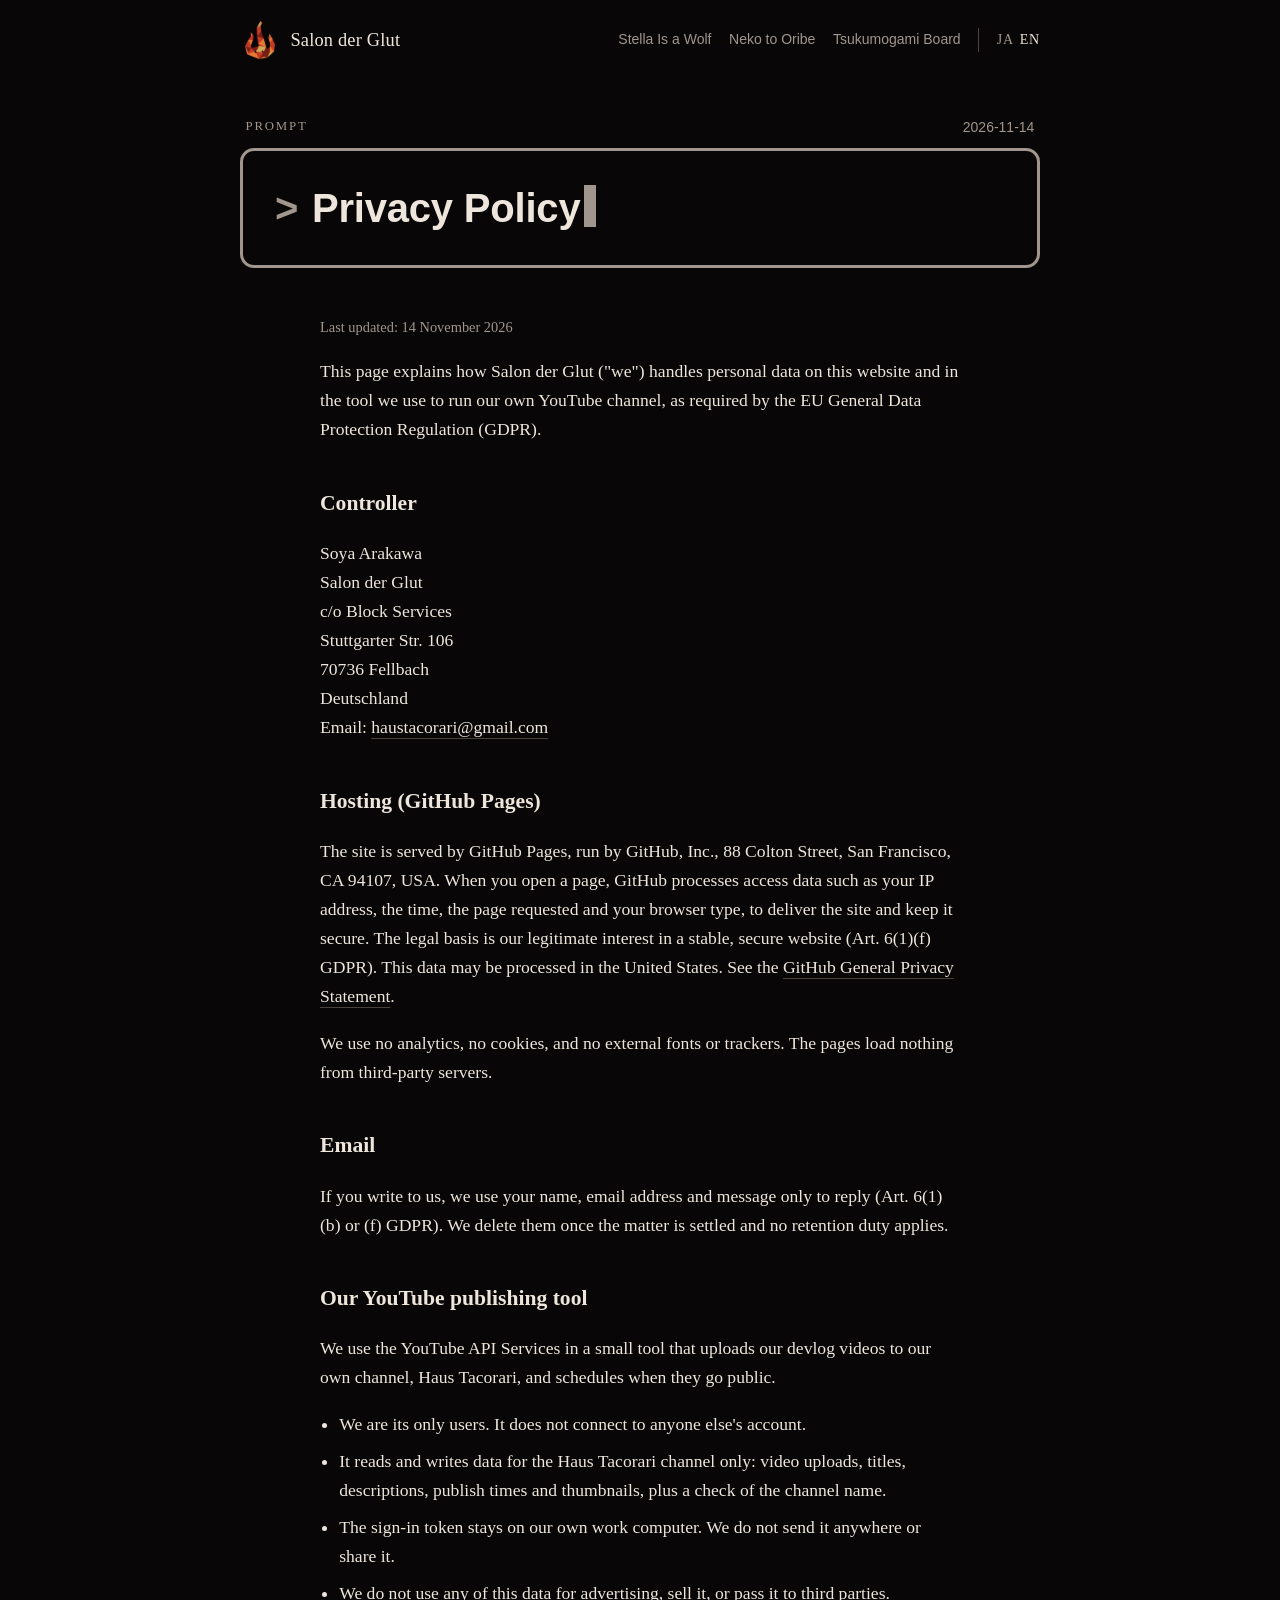
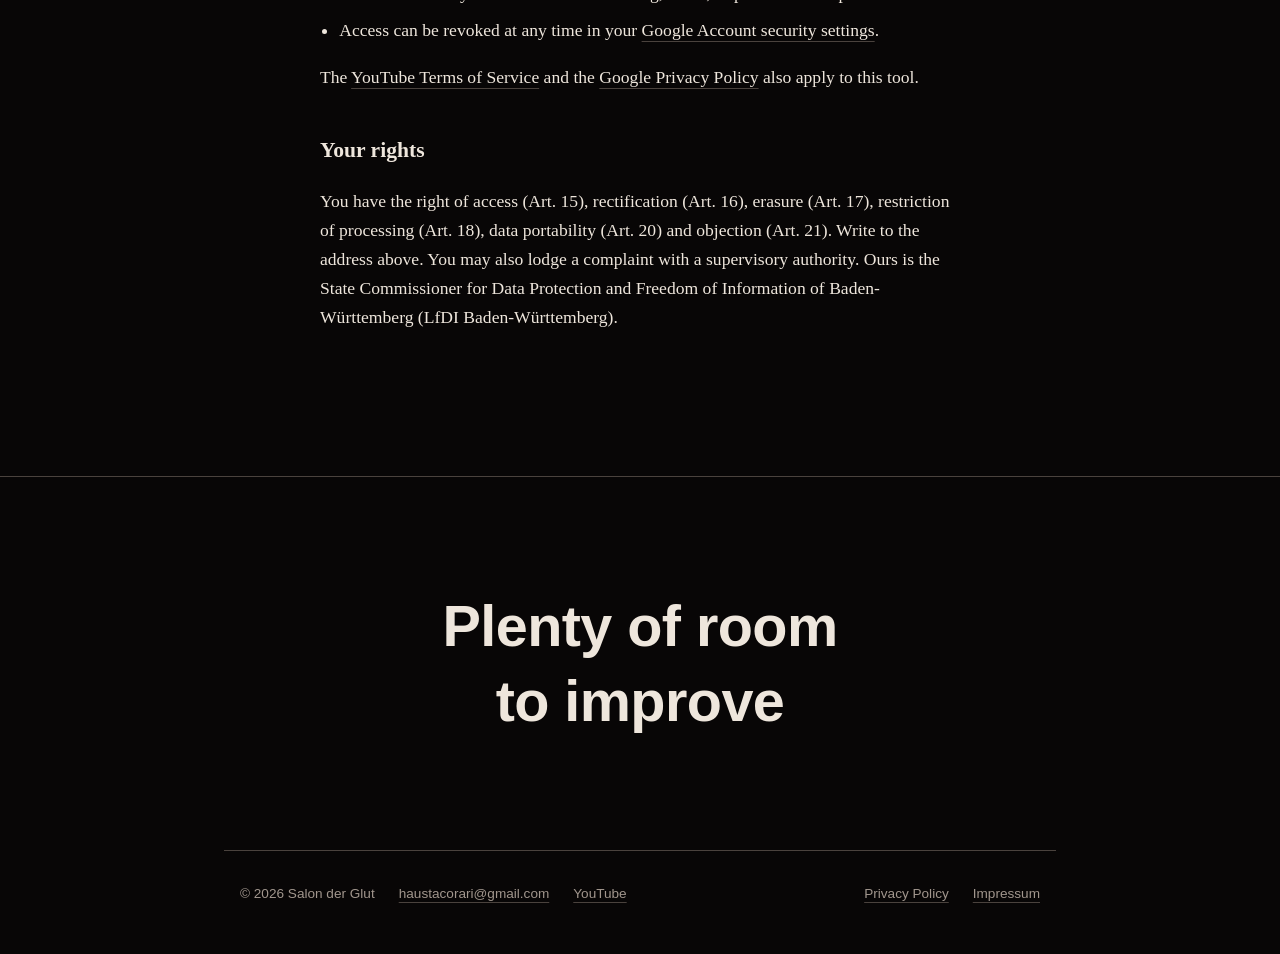
<file: en/privacy/index.html>
<!doctype html>
<html lang="en">
<head>
<meta charset="utf-8">
<meta name="viewport" content="width=device-width, initial-scale=1">
<title>Privacy Policy | Salon der Glut</title>
<meta name="description" content="Privacy Policy | Salon der Glut">
<meta name="theme-color" content="#080606">
<link rel="icon" href="../../assets/favicon.png">
<link rel="alternate" hreflang="en" href="../../en/privacy/">
<link rel="alternate" hreflang="ja" href="../../privacy/">
<meta property="og:title" content="Privacy Policy | Salon der Glut">
<meta property="og:description" content="Privacy Policy | Salon der Glut">
<link rel="stylesheet" href="../../assets/site.css">
</head>
<body>
<!--
THESIS: every page opens as the devlog's prompt card. One typed line, then the game answers in pictures. Refuses the studio default of a hero image over a grid of game cards.
OWN-WORLD: near-black #080606 ground, warm ink #eee6dc, dim #a1968d, one ember gold #d9ad5e (from the flame logo) for action, steel #b0bec8 for the AI reply. A 3px rounded prompt frame with a block cursor; mincho titles, gothic captions, Palatino for Latin. The video's picture window with one caption line beneath.
STORY: a player who came from a Short recognises the card and sees three games as three prompts. They open one, read what it is, and go to the channel.
FIRST VIEWPORT: the flame mark and "Salon der Glut" top left, JA/EN top right. The prompt card fills the column and types "ゲームを三つ、作っている。"; the AI reply follows. The first game's picture window starts below the fold line on desktop and in view on phones.
FORM: devlog prompt card, my 1st of 7. Seed key 8dda7d13 (user chose the pick over the roll).
FINISH: unreviewed and undocumented is unfinished; this build ends with the finish review, the verdict, DESIGN.md, and every shipping raster carrying its provenance
-->
<a class="skip" href="#main">Skip to content</a>
<header class="bar">
<a class="bar__home" href="../../en/"><img src="../../assets/mark-192.png" width="40" height="40" alt=""><span class="bar__name">Salon der Glut</span></a>
<nav aria-label="Games"><a href="../../en/stella/">Stella Is a Wolf</a><a href="../../en/oribe/">Neko to Oribe</a><a href="../../en/tsukumogami/">Tsukumogami Board</a><span class="lang"><a href="../../privacy/" lang="ja" hreflang="ja">JA</a><span lang="en">EN</span></span></nav>
</header>
<main id="main">
<section class="prompt" aria-label="Prompt"><div class="prompt__meta"><span>Prompt</span><span>2026-11-14</span></div><div class="prompt__box"><span class="prompt__caret" aria-hidden="true">&gt;</span><h1 class="prompt__line" data-type>Privacy Policy</h1></div></section><div class="legal"><p class="updated">Last updated: 14 November 2026</p>
<p>This page explains how Salon der Glut ("we") handles personal data on this website and in the tool we use to run our own YouTube channel, as required by the EU General Data Protection Regulation (GDPR).</p>
<h2>Controller</h2>
<p>Soya Arakawa<br>Salon der Glut<br>c/o Block Services<br>Stuttgarter Str. 106<br>70736 Fellbach<br>Deutschland<br>Email: <a href="mailto:haustacorari@gmail.com">haustacorari@gmail.com</a></p>
<h2>Hosting (GitHub Pages)</h2>
<p>The site is served by GitHub Pages, run by GitHub, Inc., 88 Colton Street, San Francisco, CA 94107, USA. When you open a page, GitHub processes access data such as your IP address, the time, the page requested and your browser type, to deliver the site and keep it secure. The legal basis is our legitimate interest in a stable, secure website (Art. 6(1)(f) GDPR). This data may be processed in the United States. See the <a href="https://docs.github.com/site-policy/privacy-policies/github-general-privacy-statement">GitHub General Privacy Statement</a>.</p>
<p>We use no analytics, no cookies, and no external fonts or trackers. The pages load nothing from third-party servers.</p>
<h2>Email</h2>
<p>If you write to us, we use your name, email address and message only to reply (Art. 6(1)(b) or (f) GDPR). We delete them once the matter is settled and no retention duty applies.</p>
<h2>Our YouTube publishing tool</h2>
<p>We use the YouTube API Services in a small tool that uploads our devlog videos to our own channel, Haus Tacorari, and schedules when they go public.</p>
<ul>
<li>We are its only users. It does not connect to anyone else's account.</li>
<li>It reads and writes data for the Haus Tacorari channel only: video uploads, titles, descriptions, publish times and thumbnails, plus a check of the channel name.</li>
<li>The sign-in token stays on our own work computer. We do not send it anywhere or share it.</li>
<li>We do not use any of this data for advertising, sell it, or pass it to third parties.</li>
<li>Access can be revoked at any time in your <a href="https://myaccount.google.com/permissions">Google Account security settings</a>.</li>
</ul>
<p>The <a href="https://www.youtube.com/t/terms">YouTube Terms of Service</a> and the <a href="https://policies.google.com/privacy">Google Privacy Policy</a> also apply to this tool.</p>
<h2>Your rights</h2>
<p>You have the right of access (Art. 15), rectification (Art. 16), erasure (Art. 17), restriction of processing (Art. 18), data portability (Art. 20) and objection (Art. 21). Write to the address above. You may also lodge a complaint with a supervisory authority. Ours is the State Commissioner for Data Protection and Freedom of Information of Baden-Württemberg (LfDI Baden-Württemberg).</p></div>
</main>
<p class="verdict" aria-hidden="true">Plenty of room<br>to improve</p>
<footer>
<span>&copy; 2026 Salon der Glut</span>
<a href="mailto:haustacorari@gmail.com">haustacorari@gmail.com</a>
<a href="https://www.youtube.com/channel/UCJVWJr2p7W69XMKOHQjBb0g">YouTube</a>
<a class="spacer" href="../../en/privacy/">Privacy Policy</a>
<a href="../../en/impressum/" lang="de">Impressum</a>
</footer>
<script src="../../assets/type.js" defer></script>
</body>
</html>
</file>
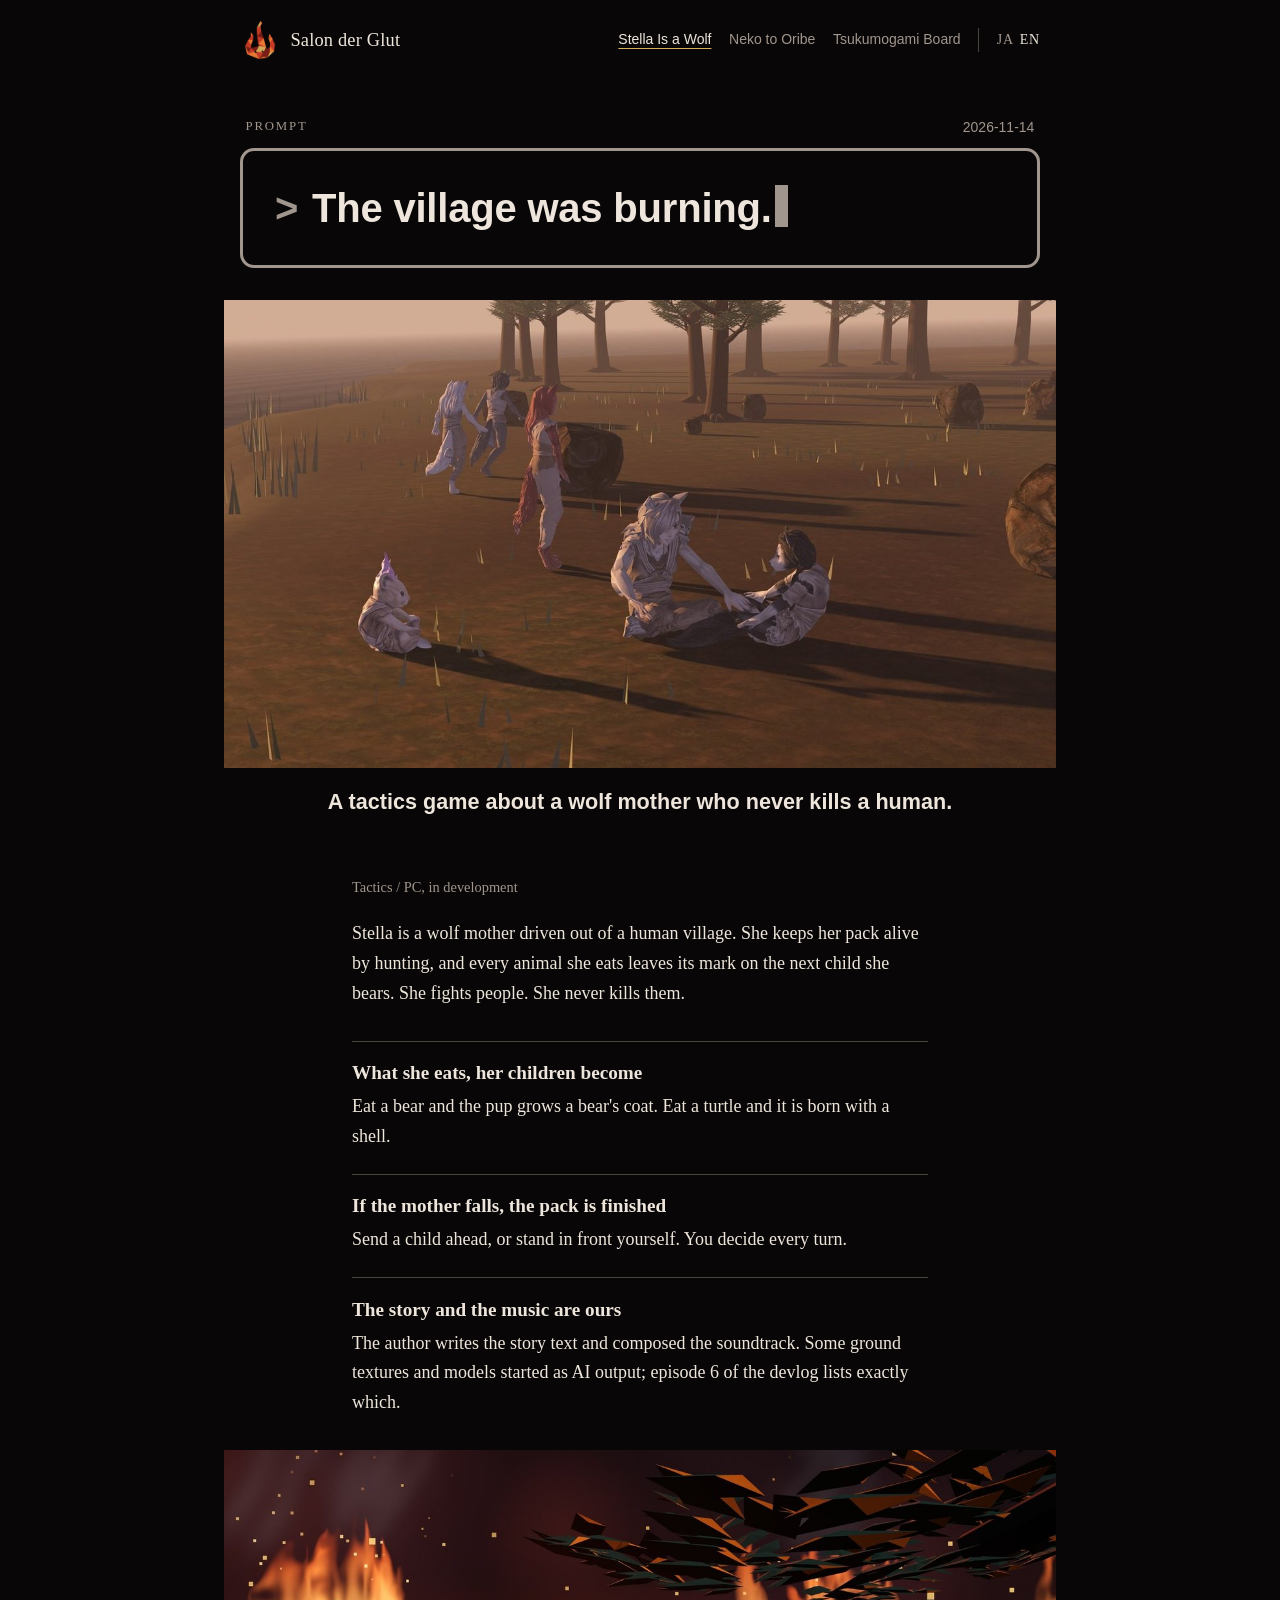
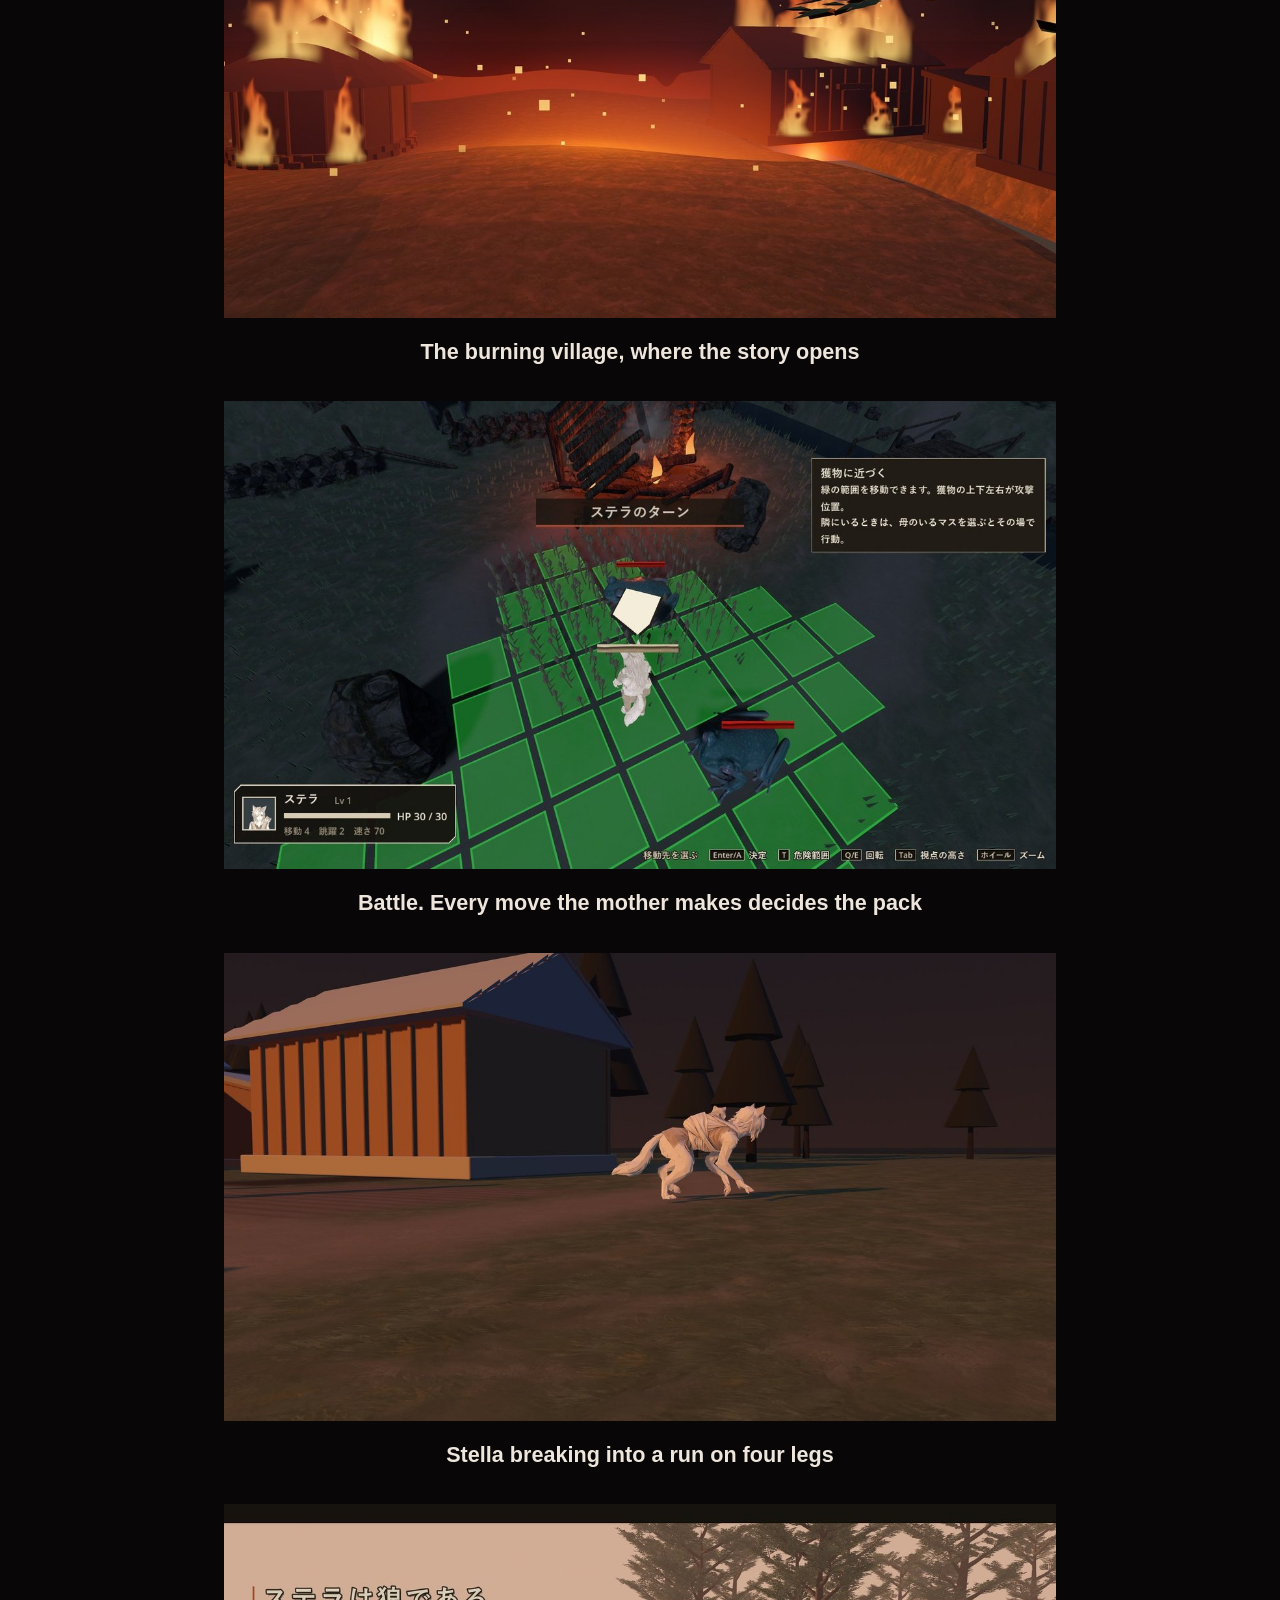
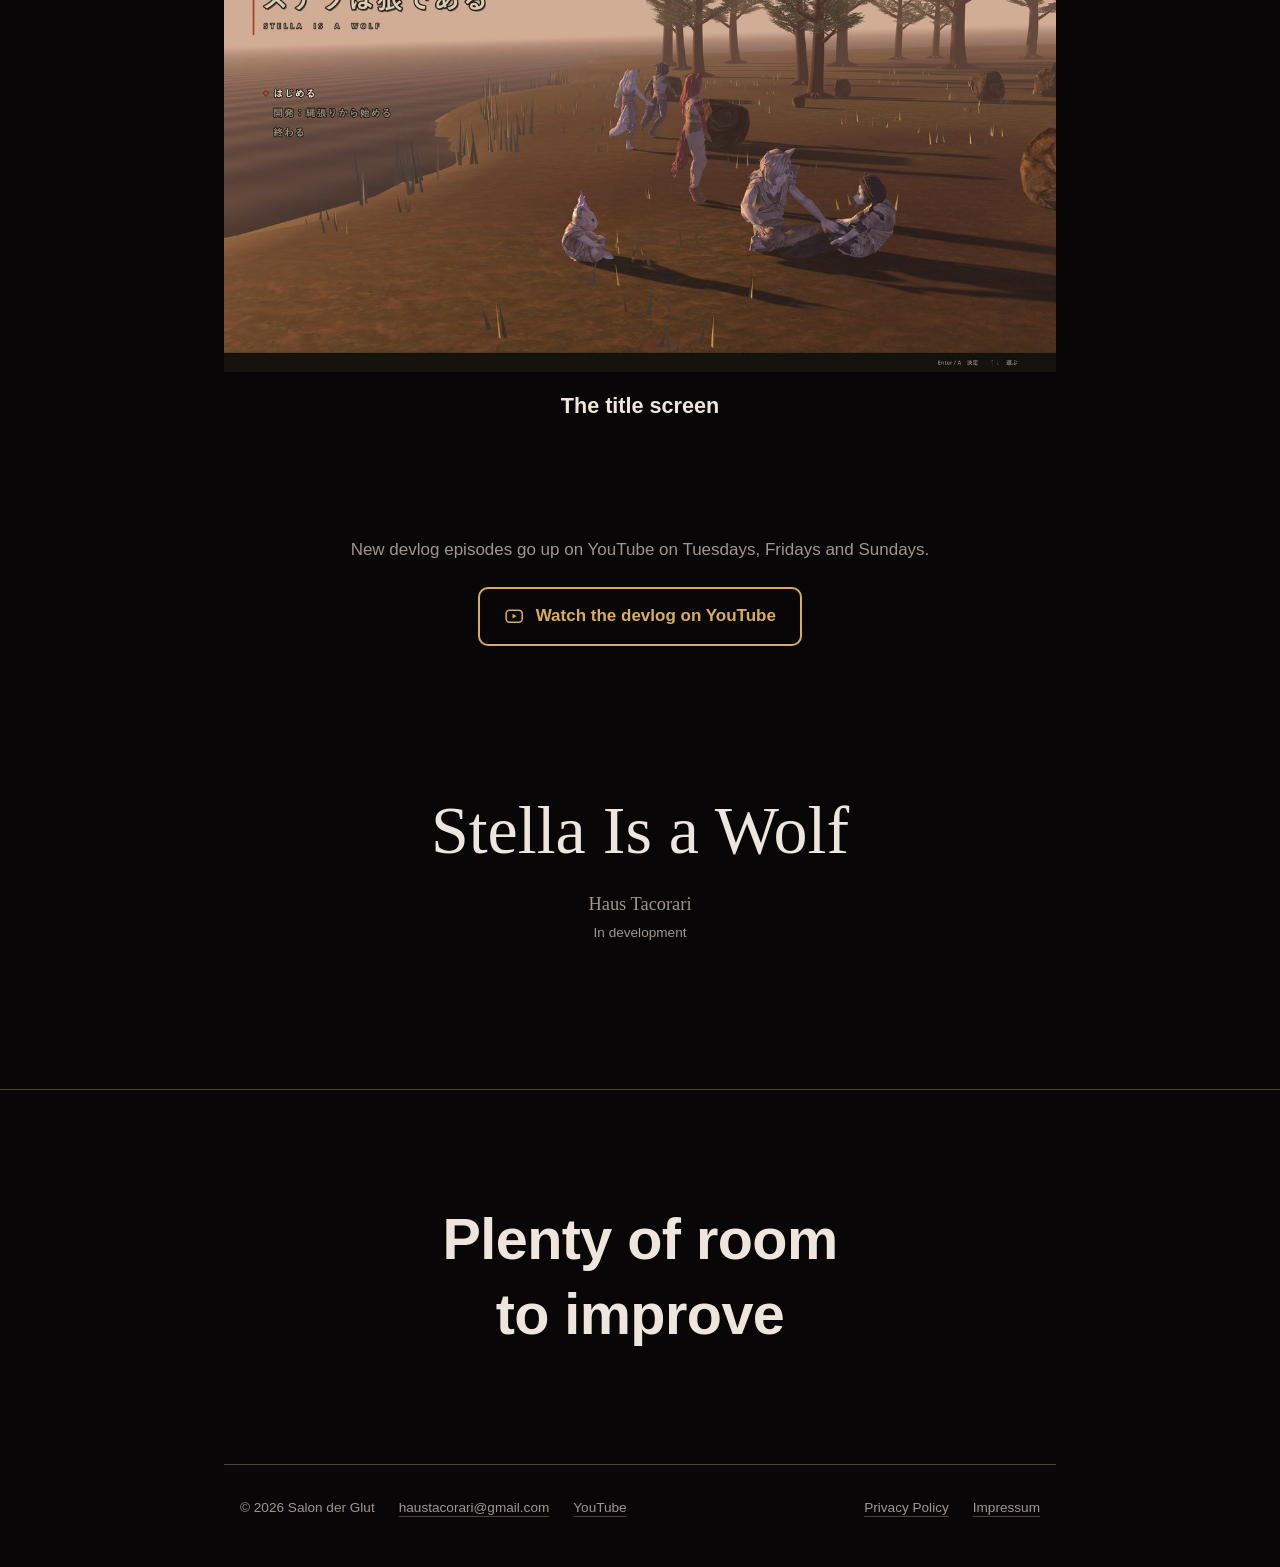
<file: en/stella/index.html>
<!doctype html>
<html lang="en">
<head>
<meta charset="utf-8">
<meta name="viewport" content="width=device-width, initial-scale=1">
<title>Stella Is a Wolf | Salon der Glut</title>
<meta name="description" content="A tactics game about a wolf mother who never kills a human. Stella is a wolf mother driven out of a human village. She keeps her pack alive by hunting, and every animal she eats leaves its mark on the next child she bears. She fights people. She never kills them.">
<meta name="theme-color" content="#080606">
<link rel="icon" href="../../assets/favicon.png">
<link rel="alternate" hreflang="en" href="../../en/stella/">
<link rel="alternate" hreflang="ja" href="../../stella/">
<meta property="og:title" content="Stella Is a Wolf | Salon der Glut">
<meta property="og:description" content="A tactics game about a wolf mother who never kills a human. Stella is a wolf mother driven out of a human village. She keeps her pack alive by hunting, and every animal she eats leaves its mark on the next child she bears. She fights people. She never kills them.">
<link rel="stylesheet" href="../../assets/site.css">
</head>
<body>
<!--
THESIS: every page opens as the devlog's prompt card. One typed line, then the game answers in pictures. Refuses the studio default of a hero image over a grid of game cards.
OWN-WORLD: near-black #080606 ground, warm ink #eee6dc, dim #a1968d, one ember gold #d9ad5e (from the flame logo) for action, steel #b0bec8 for the AI reply. A 3px rounded prompt frame with a block cursor; mincho titles, gothic captions, Palatino for Latin. The video's picture window with one caption line beneath.
STORY: a player who came from a Short recognises the card and sees three games as three prompts. They open one, read what it is, and go to the channel.
FIRST VIEWPORT: the flame mark and "Salon der Glut" top left, JA/EN top right. The prompt card fills the column and types "ゲームを三つ、作っている。"; the AI reply follows. The first game's picture window starts below the fold line on desktop and in view on phones.
FORM: devlog prompt card, my 1st of 7. Seed key 8dda7d13 (user chose the pick over the roll).
FINISH: unreviewed and undocumented is unfinished; this build ends with the finish review, the verdict, DESIGN.md, and every shipping raster carrying its provenance
-->
<a class="skip" href="#main">Skip to content</a>
<header class="bar">
<a class="bar__home" href="../../en/"><img src="../../assets/mark-192.png" width="40" height="40" alt=""><span class="bar__name">Salon der Glut</span></a>
<nav aria-label="Games"><a href="../../en/stella/" aria-current="page">Stella Is a Wolf</a><a href="../../en/oribe/">Neko to Oribe</a><a href="../../en/tsukumogami/">Tsukumogami Board</a><span class="lang"><a href="../../stella/" lang="ja" hreflang="ja">JA</a><span lang="en">EN</span></span></nav>
</header>
<main id="main">
<section class="prompt" aria-label="Prompt"><div class="prompt__meta"><span>Prompt</span><span>2026-11-14</span></div><div class="prompt__box"><span class="prompt__caret" aria-hidden="true">&gt;</span><h1 class="prompt__line" data-type>The village was burning.</h1></div></section>
<figure class="shot"><img src="../../images/web/stella_00_hero.jpg" width="1280" height="720" alt="A tactics game about a wolf mother who never kills a human." decoding="async"><figcaption>A tactics game about a wolf mother who never kills a human.</figcaption></figure>
<div class="copy"><p class="kind">Tactics / PC, in development</p><p>Stella is a wolf mother driven out of a human village. She keeps her pack alive by hunting, and every animal she eats leaves its mark on the next child she bears. She fights people. She never kills them.</p><ul class="points"><li><strong>What she eats, her children become</strong>Eat a bear and the pup grows a bear&#x27;s coat. Eat a turtle and it is born with a shell.</li><li><strong>If the mother falls, the pack is finished</strong>Send a child ahead, or stand in front yourself. You decide every turn.</li><li><strong>The story and the music are ours</strong>The author writes the story text and composed the soundtrack. Some ground textures and models started as AI output; episode 6 of the devlog lists exactly which.</li></ul></div>
<figure class="shot"><img src="../../images/web/stella_02_burning-village.jpg" width="1280" height="720" alt="The burning village, where the story opens" loading="lazy" decoding="async"><figcaption>The burning village, where the story opens</figcaption></figure>
<figure class="shot"><img src="../../images/web/stella_03_battle.jpg" width="1280" height="720" alt="Battle. Every move the mother makes decides the pack" loading="lazy" decoding="async"><figcaption>Battle. Every move the mother makes decides the pack</figcaption></figure>
<figure class="shot"><img src="../../images/web/stella_04_four-legs.jpg" width="1280" height="720" alt="Stella breaking into a run on four legs" loading="lazy" decoding="async"><figcaption>Stella breaking into a run on four legs</figcaption></figure>
<figure class="shot"><img src="../../images/web/stella_01_title.jpg" width="1280" height="720" alt="The title screen" loading="lazy" decoding="async"><figcaption>The title screen</figcaption></figure>
<section class="channel"><p>New devlog episodes go up on YouTube on Tuesdays, Fridays and Sundays.</p><a class="button" href="https://www.youtube.com/channel/UCJVWJr2p7W69XMKOHQjBb0g"><svg viewBox="0 0 24 24" aria-hidden="true" fill="none" stroke="currentColor" stroke-width="1.8"><rect x="2.5" y="5" width="19" height="14" rx="4"/><path d="M10 9.2v5.6l4.8-2.8z" fill="currentColor" stroke="none"/></svg>Watch the devlog on YouTube</a></section>
<section class="titlecard" aria-label="Stella Is a Wolf"><p class="titlecard__name">Stella Is a Wolf</p><p class="titlecard__studio">Haus Tacorari</p><p class="titlecard__note">In development</p></section>
</main>
<p class="verdict" aria-hidden="true">Plenty of room<br>to improve</p>
<footer>
<span>&copy; 2026 Salon der Glut</span>
<a href="mailto:haustacorari@gmail.com">haustacorari@gmail.com</a>
<a href="https://www.youtube.com/channel/UCJVWJr2p7W69XMKOHQjBb0g">YouTube</a>
<a class="spacer" href="../../en/privacy/">Privacy Policy</a>
<a href="../../en/impressum/" lang="de">Impressum</a>
</footer>
<script src="../../assets/type.js" defer></script>
</body>
</html>
</file>
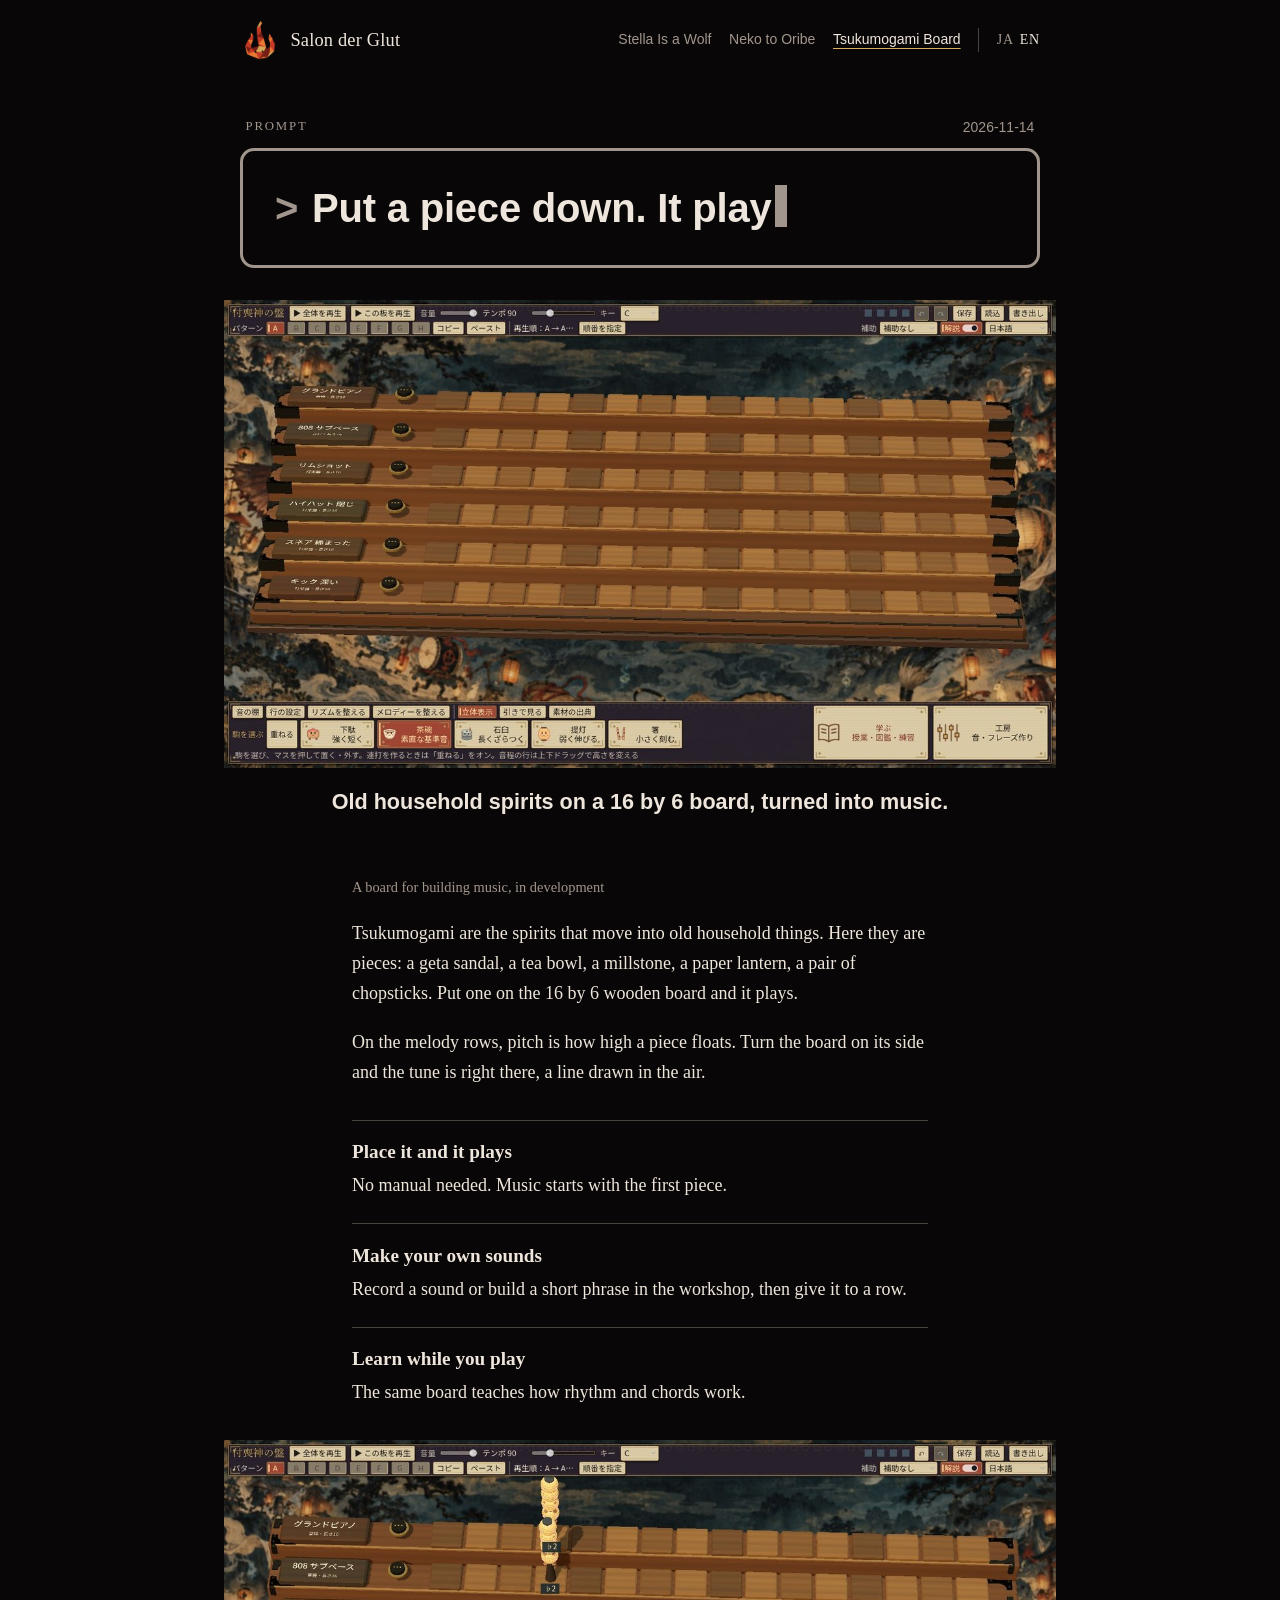
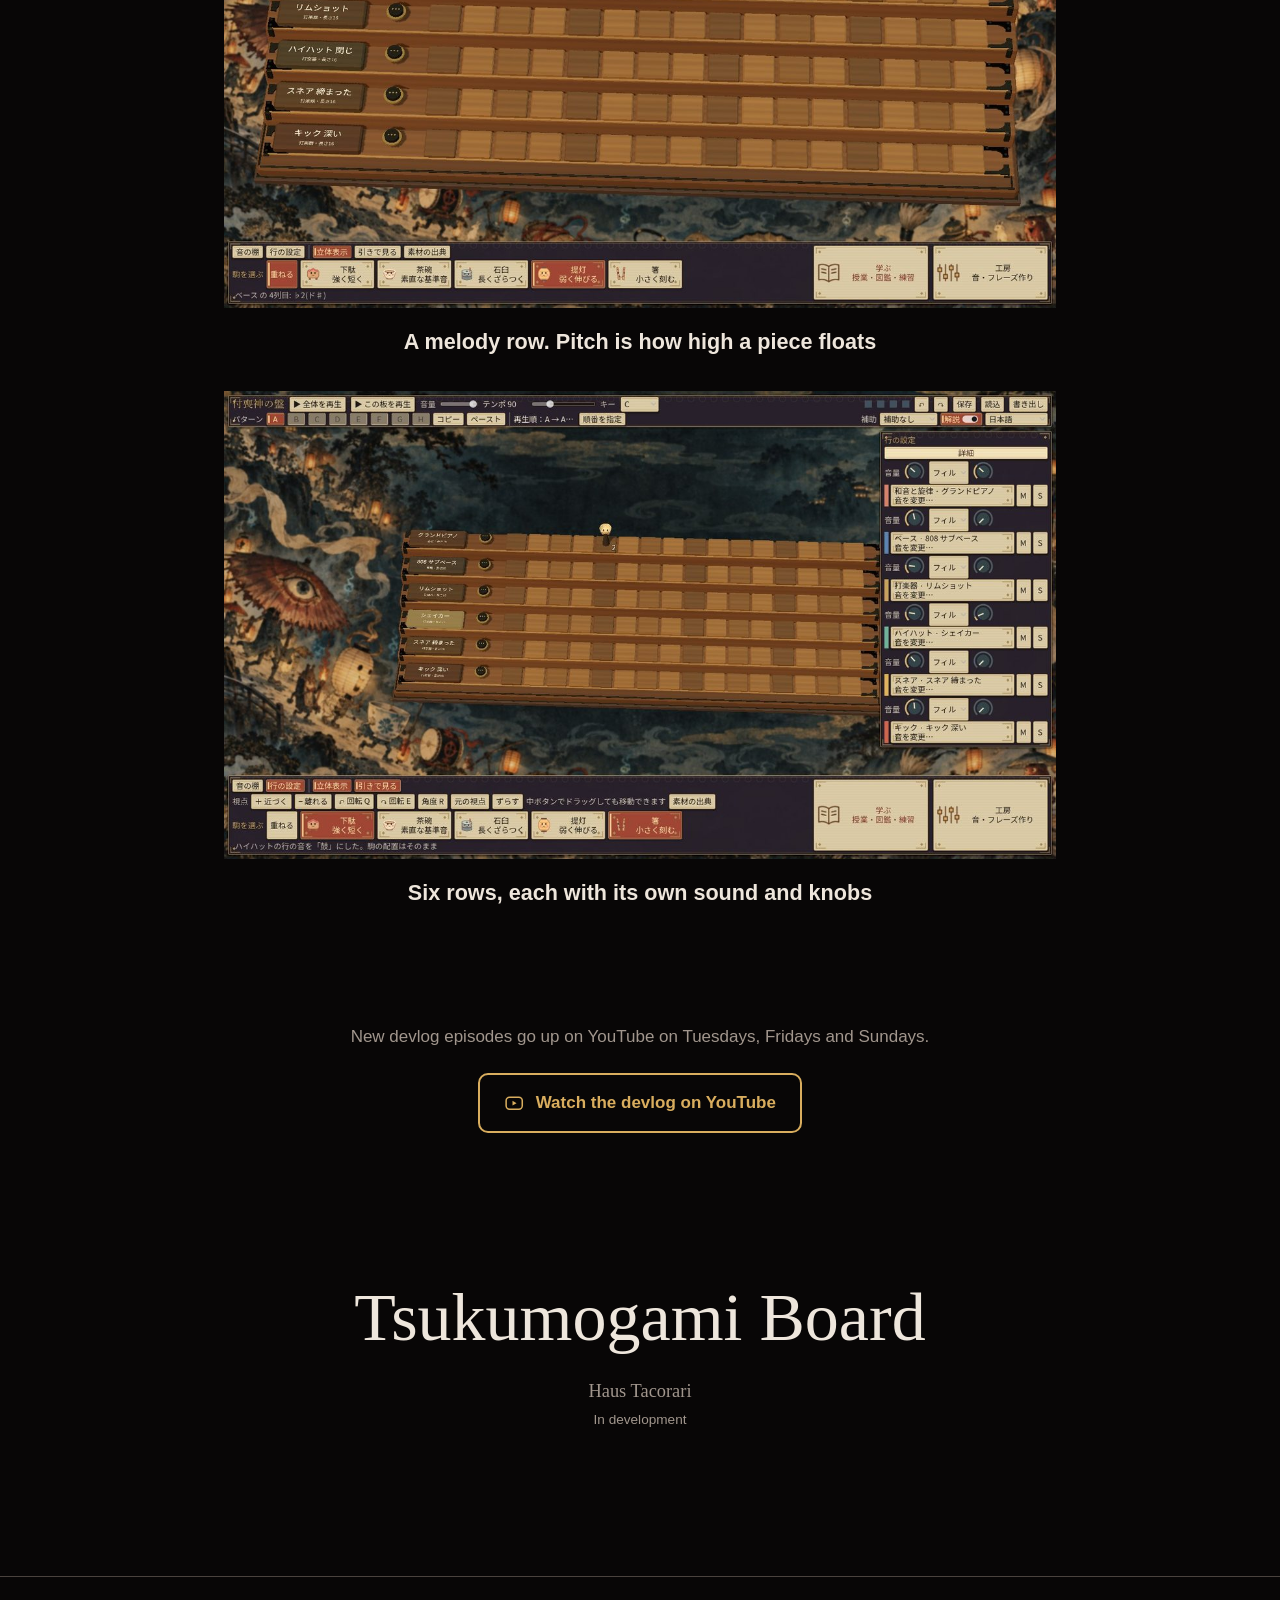
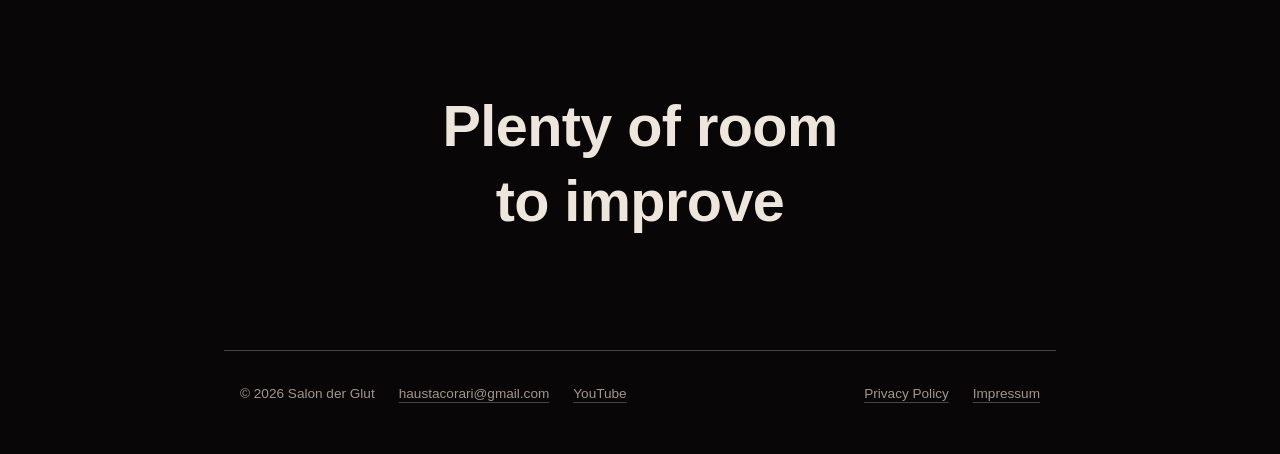
<file: en/tsukumogami/index.html>
<!doctype html>
<html lang="en">
<head>
<meta charset="utf-8">
<meta name="viewport" content="width=device-width, initial-scale=1">
<title>Tsukumogami Board | Salon der Glut</title>
<meta name="description" content="Old household spirits on a 16 by 6 board, turned into music. Tsukumogami are the spirits that move into old household things. Here they are pieces: a geta sandal, a tea bowl, a millstone, a paper lantern, a pair of chopsticks. Put one on the 16 by 6 wooden board and it plays.">
<meta name="theme-color" content="#080606">
<link rel="icon" href="../../assets/favicon.png">
<link rel="alternate" hreflang="en" href="../../en/tsukumogami/">
<link rel="alternate" hreflang="ja" href="../../tsukumogami/">
<meta property="og:title" content="Tsukumogami Board | Salon der Glut">
<meta property="og:description" content="Old household spirits on a 16 by 6 board, turned into music. Tsukumogami are the spirits that move into old household things. Here they are pieces: a geta sandal, a tea bowl, a millstone, a paper lantern, a pair of chopsticks. Put one on the 16 by 6 wooden board and it plays.">
<link rel="stylesheet" href="../../assets/site.css">
</head>
<body>
<!--
THESIS: every page opens as the devlog's prompt card. One typed line, then the game answers in pictures. Refuses the studio default of a hero image over a grid of game cards.
OWN-WORLD: near-black #080606 ground, warm ink #eee6dc, dim #a1968d, one ember gold #d9ad5e (from the flame logo) for action, steel #b0bec8 for the AI reply. A 3px rounded prompt frame with a block cursor; mincho titles, gothic captions, Palatino for Latin. The video's picture window with one caption line beneath.
STORY: a player who came from a Short recognises the card and sees three games as three prompts. They open one, read what it is, and go to the channel.
FIRST VIEWPORT: the flame mark and "Salon der Glut" top left, JA/EN top right. The prompt card fills the column and types "ゲームを三つ、作っている。"; the AI reply follows. The first game's picture window starts below the fold line on desktop and in view on phones.
FORM: devlog prompt card, my 1st of 7. Seed key 8dda7d13 (user chose the pick over the roll).
FINISH: unreviewed and undocumented is unfinished; this build ends with the finish review, the verdict, DESIGN.md, and every shipping raster carrying its provenance
-->
<a class="skip" href="#main">Skip to content</a>
<header class="bar">
<a class="bar__home" href="../../en/"><img src="../../assets/mark-192.png" width="40" height="40" alt=""><span class="bar__name">Salon der Glut</span></a>
<nav aria-label="Games"><a href="../../en/stella/">Stella Is a Wolf</a><a href="../../en/oribe/">Neko to Oribe</a><a href="../../en/tsukumogami/" aria-current="page">Tsukumogami Board</a><span class="lang"><a href="../../tsukumogami/" lang="ja" hreflang="ja">JA</a><span lang="en">EN</span></span></nav>
</header>
<main id="main">
<section class="prompt" aria-label="Prompt"><div class="prompt__meta"><span>Prompt</span><span>2026-11-14</span></div><div class="prompt__box"><span class="prompt__caret" aria-hidden="true">&gt;</span><h1 class="prompt__line" data-type>Put a piece down. It plays.</h1></div></section>
<figure class="shot"><img src="../../images/web/tsukumogami_01_board.jpg" width="1280" height="720" alt="Old household spirits on a 16 by 6 board, turned into music." decoding="async"><figcaption>Old household spirits on a 16 by 6 board, turned into music.</figcaption></figure>
<div class="copy"><p class="kind">A board for building music, in development</p><p>Tsukumogami are the spirits that move into old household things. Here they are pieces: a geta sandal, a tea bowl, a millstone, a paper lantern, a pair of chopsticks. Put one on the 16 by 6 wooden board and it plays.</p><p>On the melody rows, pitch is how high a piece floats. Turn the board on its side and the tune is right there, a line drawn in the air.</p><ul class="points"><li><strong>Place it and it plays</strong>No manual needed. Music starts with the first piece.</li><li><strong>Make your own sounds</strong>Record a sound or build a short phrase in the workshop, then give it to a row.</li><li><strong>Learn while you play</strong>The same board teaches how rhythm and chords work.</li></ul></div>
<figure class="shot"><img src="../../images/web/tsukumogami_02_melody.jpg" width="1280" height="720" alt="A melody row. Pitch is how high a piece floats" loading="lazy" decoding="async"><figcaption>A melody row. Pitch is how high a piece floats</figcaption></figure>
<figure class="shot"><img src="../../images/web/tsukumogami_03_rows.jpg" width="1280" height="720" alt="Six rows, each with its own sound and knobs" loading="lazy" decoding="async"><figcaption>Six rows, each with its own sound and knobs</figcaption></figure>
<section class="channel"><p>New devlog episodes go up on YouTube on Tuesdays, Fridays and Sundays.</p><a class="button" href="https://www.youtube.com/channel/UCJVWJr2p7W69XMKOHQjBb0g"><svg viewBox="0 0 24 24" aria-hidden="true" fill="none" stroke="currentColor" stroke-width="1.8"><rect x="2.5" y="5" width="19" height="14" rx="4"/><path d="M10 9.2v5.6l4.8-2.8z" fill="currentColor" stroke="none"/></svg>Watch the devlog on YouTube</a></section>
<section class="titlecard" aria-label="Tsukumogami Board"><p class="titlecard__name">Tsukumogami Board</p><p class="titlecard__studio">Haus Tacorari</p><p class="titlecard__note">In development</p></section>
</main>
<p class="verdict" aria-hidden="true">Plenty of room<br>to improve</p>
<footer>
<span>&copy; 2026 Salon der Glut</span>
<a href="mailto:haustacorari@gmail.com">haustacorari@gmail.com</a>
<a href="https://www.youtube.com/channel/UCJVWJr2p7W69XMKOHQjBb0g">YouTube</a>
<a class="spacer" href="../../en/privacy/">Privacy Policy</a>
<a href="../../en/impressum/" lang="de">Impressum</a>
</footer>
<script src="../../assets/type.js" defer></script>
</body>
</html>
</file>
<file: assets/site.css>
/* Salon der Glut — the devlog prompt card, as a website.
   Same ground, ink and gold as the vertical videos (stella-devlog/_template/devlog_kit.py). */

:root {
  --ground: #080606;
  --panel: #161311;
  --ink: #eee6dc;
  --dim: #a1968d;          /* video DIM lifted slightly for 4.5:1 on ground */
  --rule: #4a423d;
  --gold: #d9ad5e;          /* the sand facet of the flame logo */
  --steel: #b0bec8;        /* the AI reply line */
  --col: 52rem;
  --mincho: "Yu Mincho", "YuMincho", "Hiragino Mincho ProN", "Hiragino Mincho Pro", "Noto Serif JP", "Palatino Linotype", "Book Antiqua", Palatino, serif;
  --gothic: "Yu Gothic", "YuGothic", "Hiragino Sans", "Hiragino Kaku Gothic ProN", "Noto Sans JP", "Meiryo", sans-serif;
  --latin: "Palatino Linotype", "Book Antiqua", Palatino, "Yu Mincho", "Hiragino Mincho ProN", serif;
  --ease: cubic-bezier(.16, 1, .3, 1);
  color-scheme: dark;
}

*, *::before, *::after { box-sizing: border-box; }

html { -webkit-text-size-adjust: 100%; scrollbar-color: var(--rule) var(--ground); }
::-webkit-scrollbar { width: 10px; }
::-webkit-scrollbar-track { background: var(--ground); }
::-webkit-scrollbar-thumb { background: var(--rule); border-radius: 5px; border: 2px solid var(--ground); }
::selection { background: var(--gold); color: var(--ground); }

body {
  margin: 0;
  background: var(--ground);
  color: var(--ink);
  font-family: var(--gothic);
  font-size: 1.0625rem;
  line-height: 1.85;
  font-weight: 500;
  text-rendering: optimizeLegibility;
  caret-color: var(--gold);
}
html[lang="en"] body { line-height: 1.65; font-weight: 400; }

a { color: inherit; text-decoration-color: var(--rule); text-underline-offset: .28em; text-decoration-thickness: 1px; transition: color .2s, text-decoration-color .2s; }
a:hover { color: var(--gold); text-decoration-color: var(--gold); }
:focus-visible { outline: 2px solid var(--gold); outline-offset: 4px; border-radius: 4px; }

img { display: block; max-width: 100%; height: auto; }

.skip { position: absolute; left: -999px; top: 0; background: var(--gold); color: var(--ground); padding: .5rem 1rem; z-index: 10; }
.skip:focus { left: 1rem; top: 1rem; }

/* ---------- top bar ---------- */

.bar {
  max-width: var(--col);
  margin: 0 auto;
  padding: 1.25rem 1rem .5rem;
  display: flex;
  align-items: center;
  gap: 1rem;
  font-size: .875rem;
  color: var(--dim);
}
.bar__home { display: flex; align-items: center; gap: .65rem; text-decoration: none; color: var(--ink); }
.bar__home img { width: 40px; height: 40px; }
.bar__name { font-family: var(--latin); font-size: 1.15rem; letter-spacing: .01em; }
.bar nav { margin-left: auto; display: flex; flex-wrap: wrap; justify-content: flex-end; gap: .25rem 1.1rem; }
.bar nav a { text-decoration: none; color: var(--dim); }
.bar nav a:hover, .bar nav a[aria-current="page"] { color: var(--ink); }
.bar nav a[aria-current="page"] { text-decoration: underline; text-decoration-color: var(--gold); }
.lang { display: flex; gap: .35rem; padding-left: 1.1rem; border-left: 1px solid var(--rule); }
.lang a, .lang span { font-family: var(--latin); letter-spacing: .06em; }
.lang span { color: var(--ink); }

/* ---------- the prompt card (signature) ---------- */

main { max-width: var(--col); margin: 0 auto; padding: 0 1rem; }

.prompt { margin: clamp(1.5rem, 5vw, 3rem) 0 0; }
.prompt__meta { display: flex; justify-content: space-between; font-size: .875rem; color: var(--dim); padding: 0 .35rem .55rem; }
.prompt__meta span:first-child { letter-spacing: .08em; }
html[lang="en"] .prompt__meta span:first-child { font-family: var(--latin); letter-spacing: .14em; text-transform: uppercase; font-size: .8rem; }
.prompt__box {
  border: 3px solid var(--dim);
  border-radius: 14px;
  padding: clamp(1.1rem, 3.2vw, 1.75rem) clamp(1.1rem, 3.5vw, 2rem);
  display: grid;
  grid-template-columns: auto 1fr;
  column-gap: .8em;
  min-height: 7.5rem;
}
.prompt__caret { color: var(--dim); font-weight: 700; font-size: clamp(1.5rem, 4.6vw, 2.5rem); line-height: 1.45; }
.prompt__line {
  margin: 0;
  font-weight: 700;
  font-size: clamp(1.5rem, 4.6vw, 2.5rem);
  line-height: 1.45;
  letter-spacing: .01em;
  text-wrap: balance;
}
html[lang="en"] .prompt__line { letter-spacing: -.005em; }
.prompt__line .cursor {
  display: inline-block;
  width: .32em; height: 1.05em;
  margin-left: .08em;
  vertical-align: -.14em;
  background: var(--dim);
  animation: blink 1.1s steps(1) infinite;
}
@keyframes blink { 50% { opacity: 0; } }
.prompt__reply { grid-column: 2; margin: .9rem 0 0; color: var(--steel); font-size: 1rem; line-height: 1.75; }
.prompt__reply b { font-weight: 500; margin-right: .9em; letter-spacing: .05em; }
.prompt__reply.is-waiting { opacity: 0; transform: translateY(4px); }
.prompt__reply { transition: opacity .6s var(--ease), transform .6s var(--ease); }

/* ---------- picture window + caption ---------- */

.shot { margin: clamp(1.25rem, 4vw, 2rem) calc(-1 * min(1rem, 2vw)) 0; }
.shot img { width: 100%; aspect-ratio: 16 / 9; object-fit: cover; background: var(--panel); }
.shot figcaption {
  text-align: center;
  font-weight: 700;
  font-size: clamp(1.05rem, 2.6vw, 1.35rem);
  padding: 1rem 1rem 0;
  text-wrap: balance;
}
.shots { display: grid; grid-template-columns: 1fr 1fr; gap: .6rem; margin-top: .6rem; }
.shots img { aspect-ratio: 16 / 9; object-fit: cover; width: 100%; background: var(--panel); }
.pixel img { image-rendering: pixelated; }

/* ---------- reading text ---------- */

.copy { max-width: 38rem; margin: clamp(2.25rem, 6vw, 3.5rem) auto 0; }
html[lang="en"] .copy { max-width: 36rem; font-family: var(--latin); font-size: 1.125rem; }
.copy p { margin: 0 0 1.1em; }
.copy .kind { color: var(--dim); font-size: .9rem; margin-bottom: 1.4em; }
.points { list-style: none; margin: 2rem 0 0; padding: 0; display: grid; gap: 1.4rem; }
.points li { padding-top: 1.1rem; border-top: 1px solid var(--rule); }
.points strong { display: block; font-family: var(--mincho); font-weight: 600; font-size: 1.25rem; line-height: 1.5; margin-bottom: .25rem; }
html[lang="en"] .points strong { font-family: var(--latin); font-weight: 700; font-size: 1.2rem; }

/* ---------- home: one episode per game ---------- */

.episode { margin-top: clamp(4rem, 12vw, 7rem); }
.episode > a { display: block; text-decoration: none; color: inherit; }
.episode .shot img { transition: filter .5s var(--ease); filter: saturate(.92) brightness(.92); }
.episode > a:hover .shot img, .episode > a:focus-visible .shot img { filter: none; }
.episode__title { font-family: var(--mincho); font-weight: 600; font-size: clamp(1.9rem, 6vw, 3rem); line-height: 1.25; text-align: center; margin: 1.6rem 0 .35rem; letter-spacing: .02em; }
html[lang="en"] .episode__title { font-family: var(--latin); font-weight: 400; letter-spacing: 0; }
.episode__where { text-align: center; color: var(--dim); font-size: .9rem; margin: 0; }
.episode__go { display: block; text-align: center; margin-top: 1.1rem; color: var(--gold); font-size: .95rem; }
.episode > a:hover .episode__go { text-decoration: underline; text-underline-offset: .3em; }

.channel {
  margin: clamp(4rem, 12vw, 7rem) auto 0;
  max-width: 38rem;
  text-align: center;
}
.channel p { margin: 0 0 1.4rem; color: var(--dim); }
.button {
  display: inline-flex; align-items: center; gap: .7rem;
  padding: .85rem 1.5rem;
  border: 2px solid var(--gold);
  border-radius: 10px;
  color: var(--gold);
  text-decoration: none;
  font-weight: 700;
  transition: background .25s var(--ease), color .25s var(--ease);
}
.button svg { width: 1.2em; height: 1.2em; }
.button:hover { background: var(--gold); color: var(--ground); }

/* ---------- title card + verdict (the video's last two seconds) ---------- */

.titlecard { text-align: center; margin: clamp(5rem, 16vw, 9rem) 0 0; }
.titlecard__mark { width: clamp(140px, 30vw, 220px); height: auto; margin: 0 auto 1.6rem; }
.titlecard__name { font-family: var(--mincho); font-weight: 600; font-size: clamp(2.4rem, 8vw, 4.25rem); line-height: 1.2; margin: 0; letter-spacing: .03em; }
html[lang="en"] .titlecard__mark { width: clamp(140px, 30vw, 220px); height: auto; margin: 0 auto 1.6rem; }
.titlecard__name { font-family: var(--latin); font-weight: 400; letter-spacing: 0; }
.titlecard__studio { font-family: var(--latin); color: var(--dim); font-size: 1.15rem; margin: 1.1rem 0 .2rem; }
.titlecard__note { color: var(--dim); font-size: .85rem; margin: 0; }

.verdict {
  margin: clamp(5rem, 16vw, 9rem) 0 0;
  padding: clamp(4rem, 14vw, 7rem) 1rem;
  border-top: 1px solid var(--rule);
  text-align: center;
  font-weight: 700;
  font-size: clamp(2rem, 7.5vw, 3.6rem);
  line-height: 1.3;
}
html[lang="en"] .verdict { font-family: var(--gothic); letter-spacing: -.01em; }

footer {
  max-width: var(--col);
  margin: 0 auto;
  padding: 2rem 1rem 3rem;
  display: flex; flex-wrap: wrap; gap: .5rem 1.5rem;
  font-size: .85rem;
  color: var(--dim);
  border-top: 1px solid var(--rule);
}
footer a { color: var(--dim); }
footer .spacer { margin-left: auto; }

/* ---------- privacy ---------- */

.legal { max-width: 40rem; margin: 3rem auto 0; }
html[lang="en"] .legal { font-family: var(--latin); font-size: 1.1rem; }
.legal h2 { font-family: var(--mincho); font-weight: 600; font-size: 1.35rem; margin: 2.6rem 0 .6rem; }
html[lang="en"] .legal h2 { font-family: var(--latin); font-weight: 700; }
.legal ul { padding-left: 1.2rem; }
.legal li { margin-bottom: .5rem; }
.legal .updated { color: var(--dim); font-size: .9rem; }

/* ---------- small screens ---------- */

@media (max-width: 40rem) {
  .bar { flex-wrap: wrap; }
  .bar nav { margin-left: 0; width: 100%; justify-content: flex-start; padding-top: .4rem; }
  .lang { margin-left: auto; }
  .shots { grid-template-columns: 1fr; }
  footer .spacer { margin-left: 0; width: 100%; }
}

@media (prefers-reduced-motion: reduce) {
  .prompt__line .cursor { animation: none; }
  .prompt__reply, .episode .shot img { transition: none; }
}
</file>
